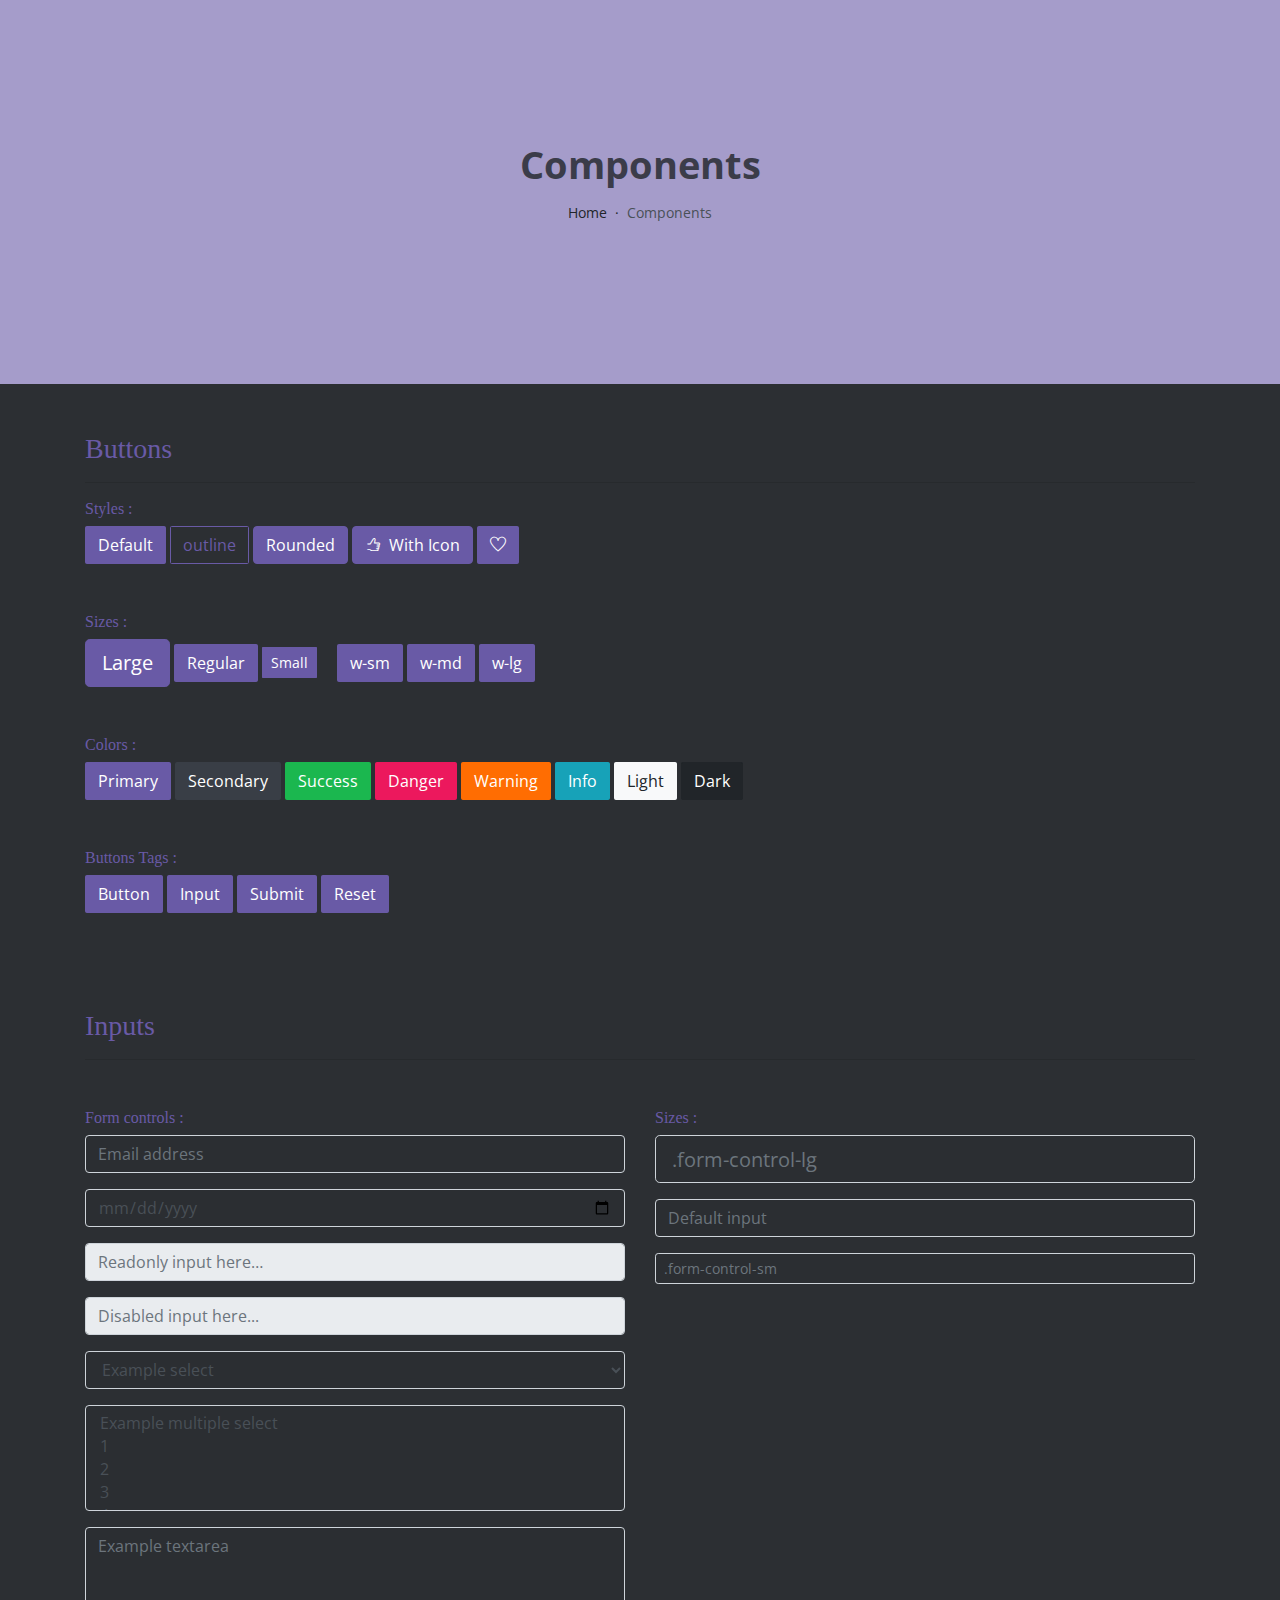
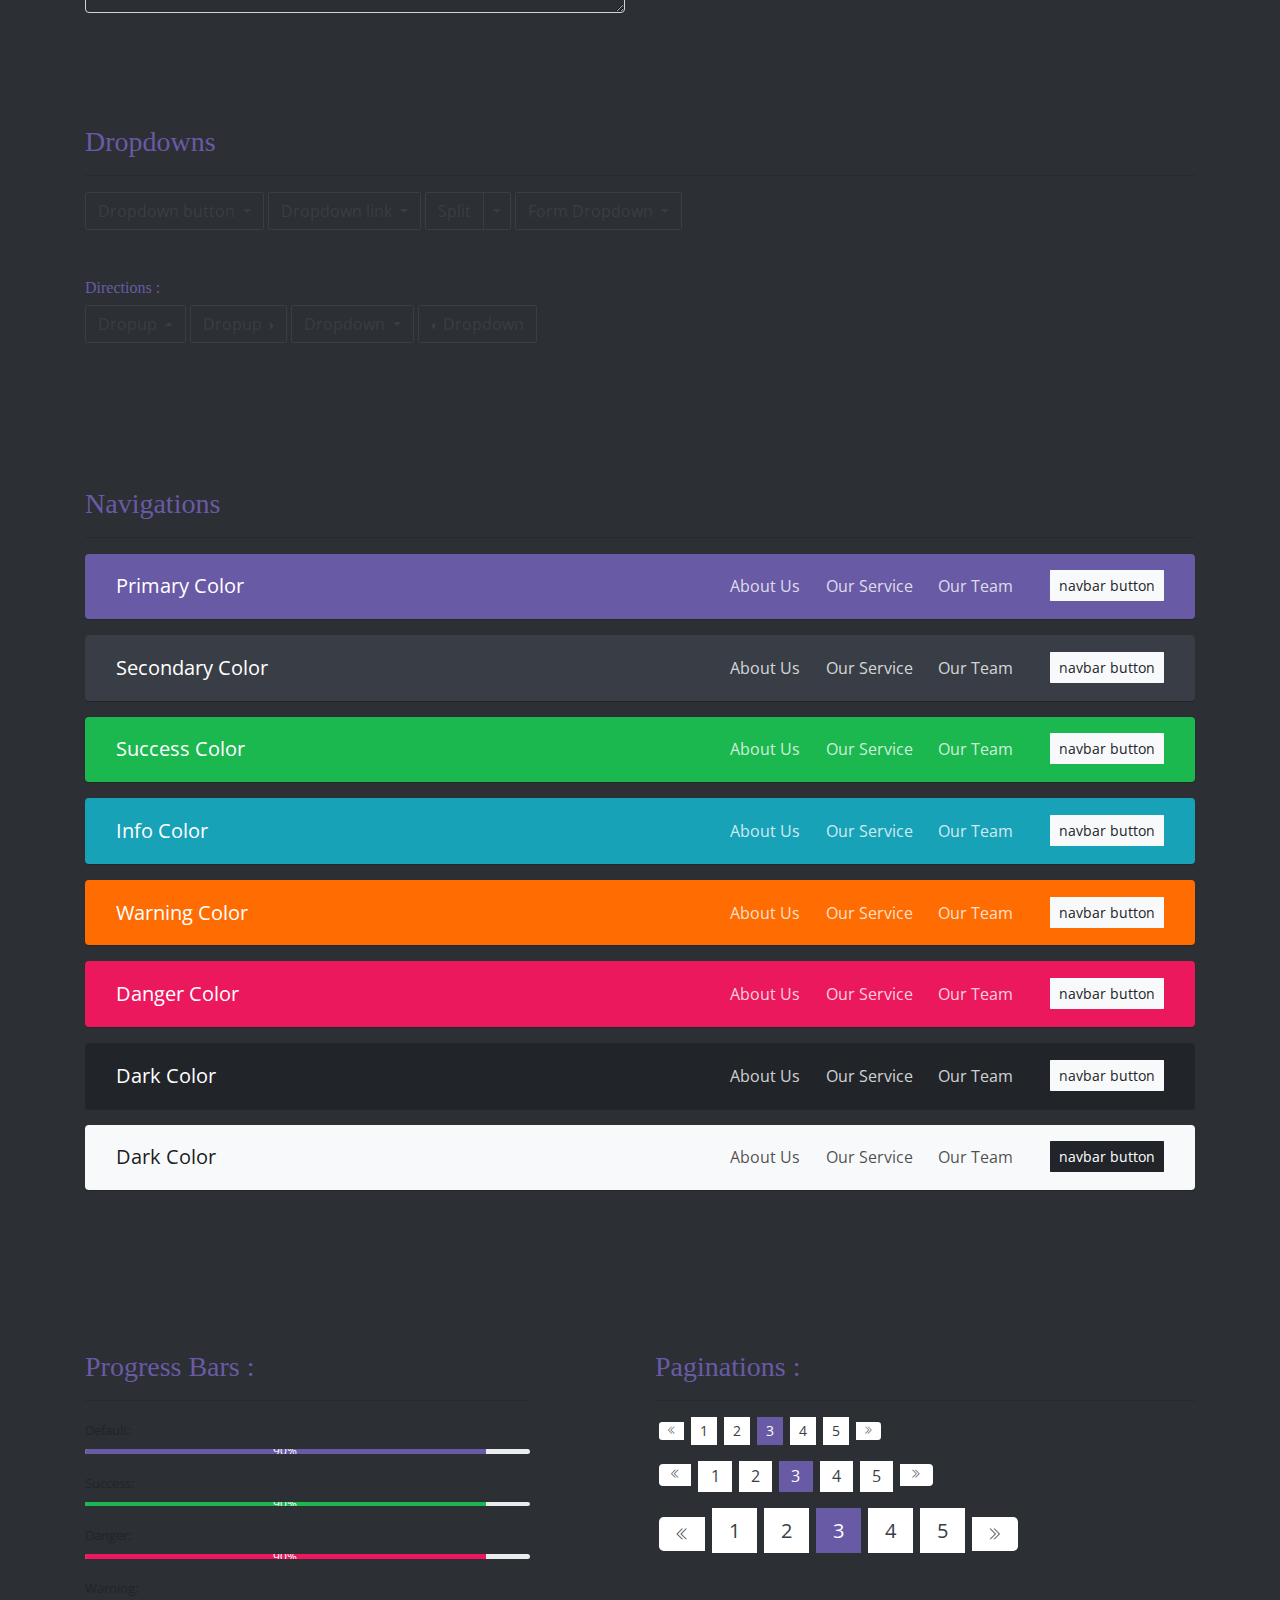
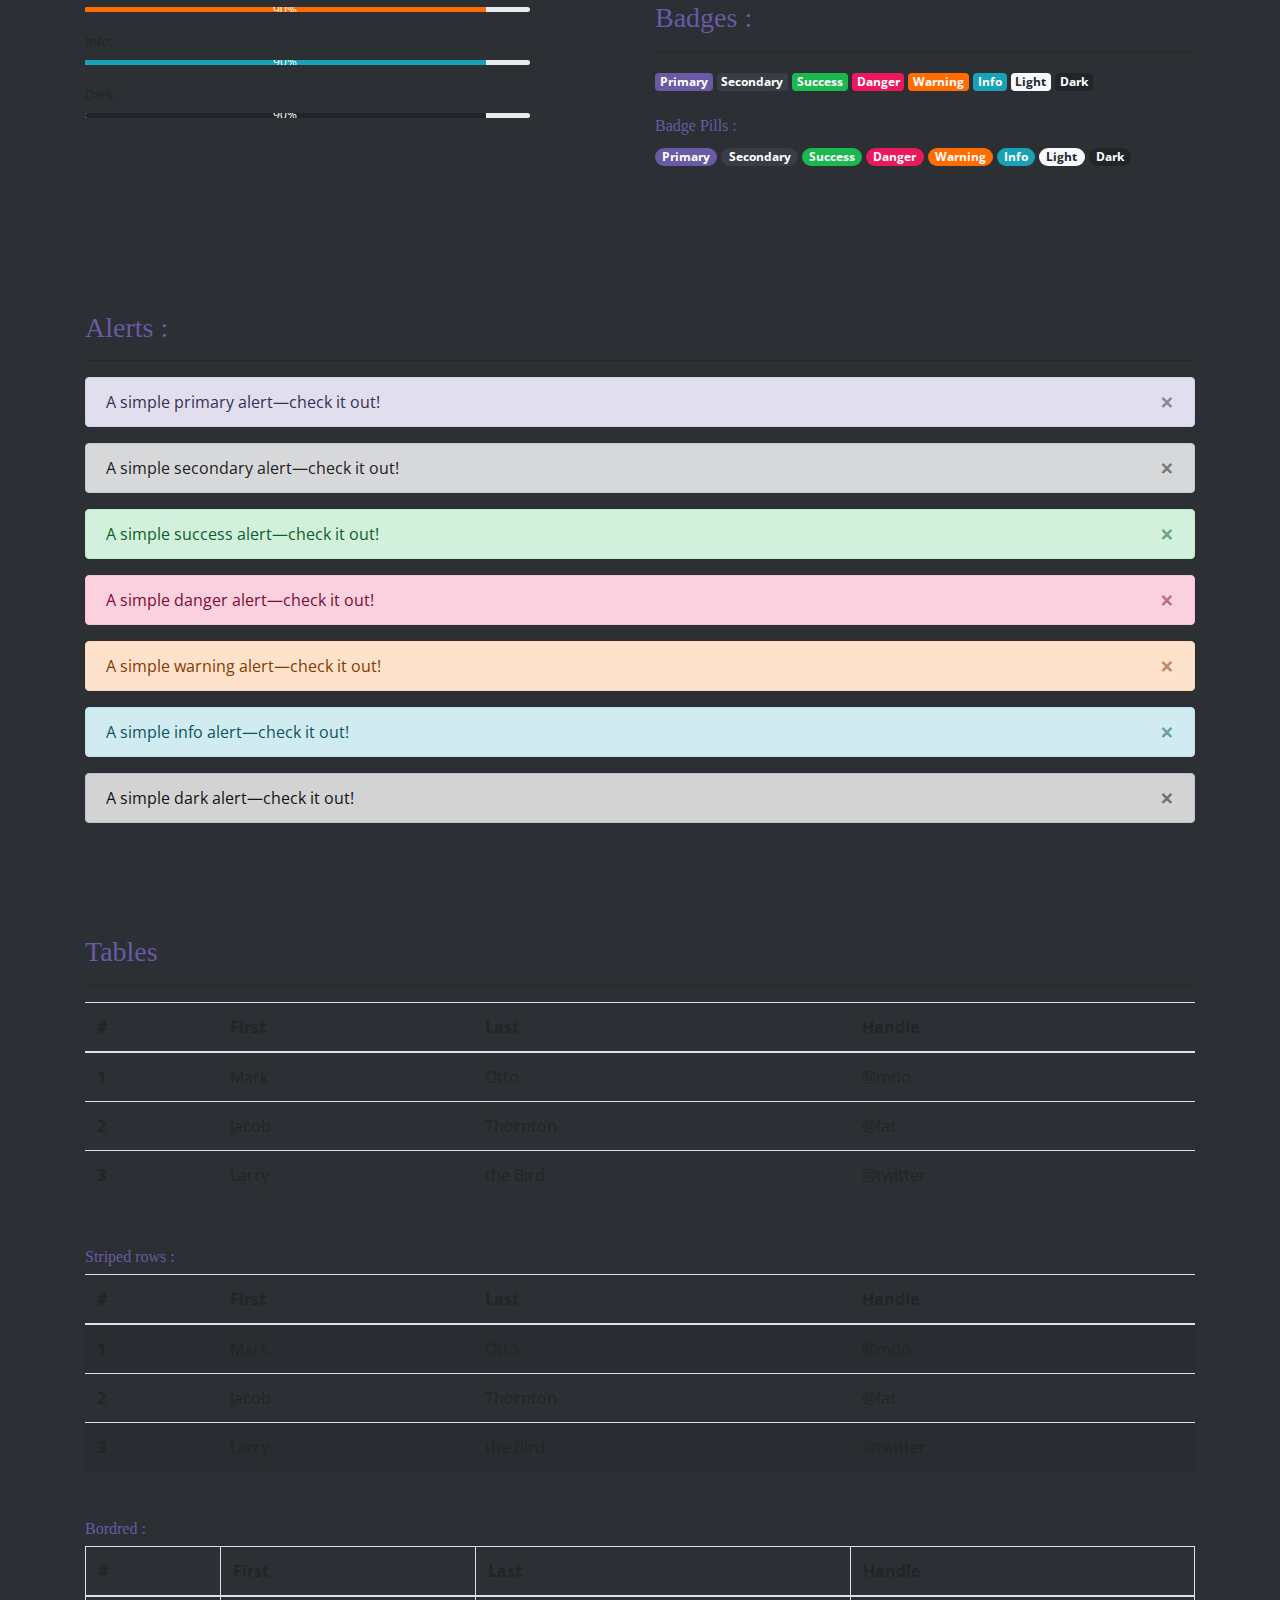
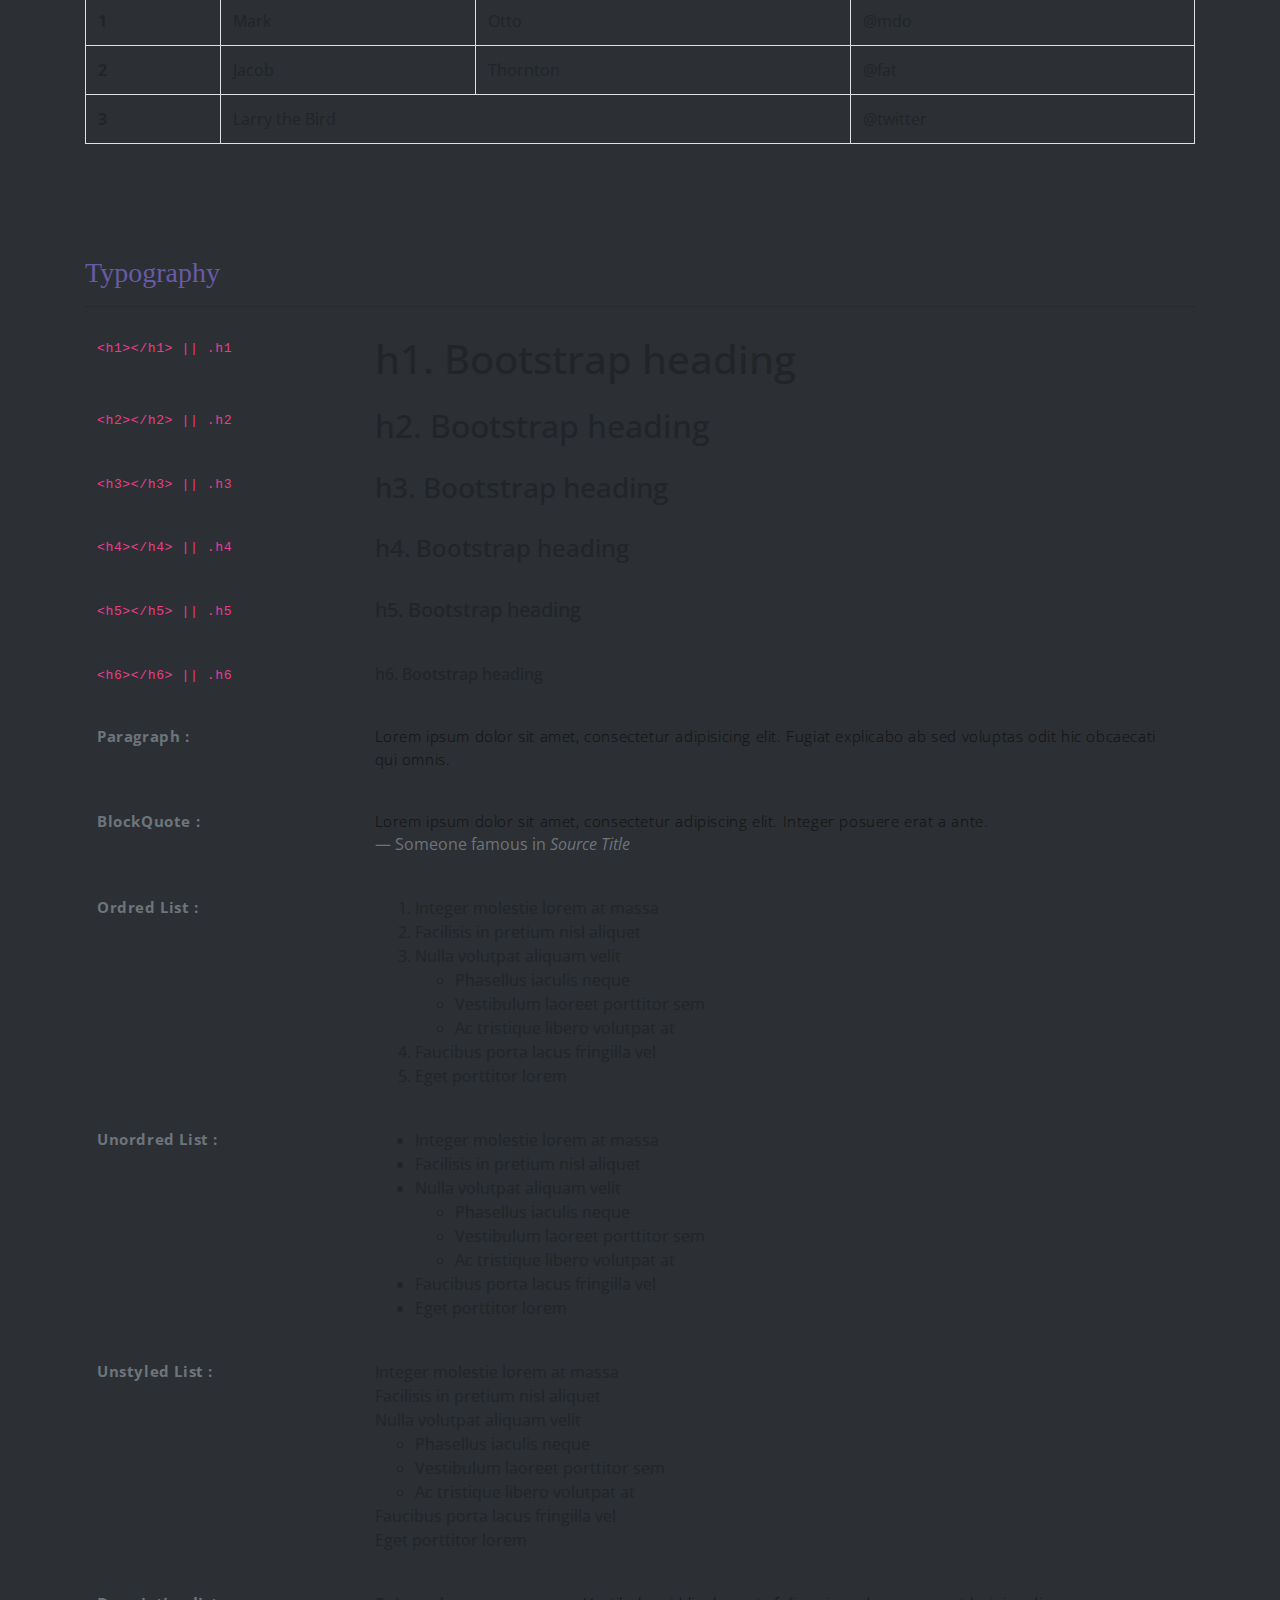
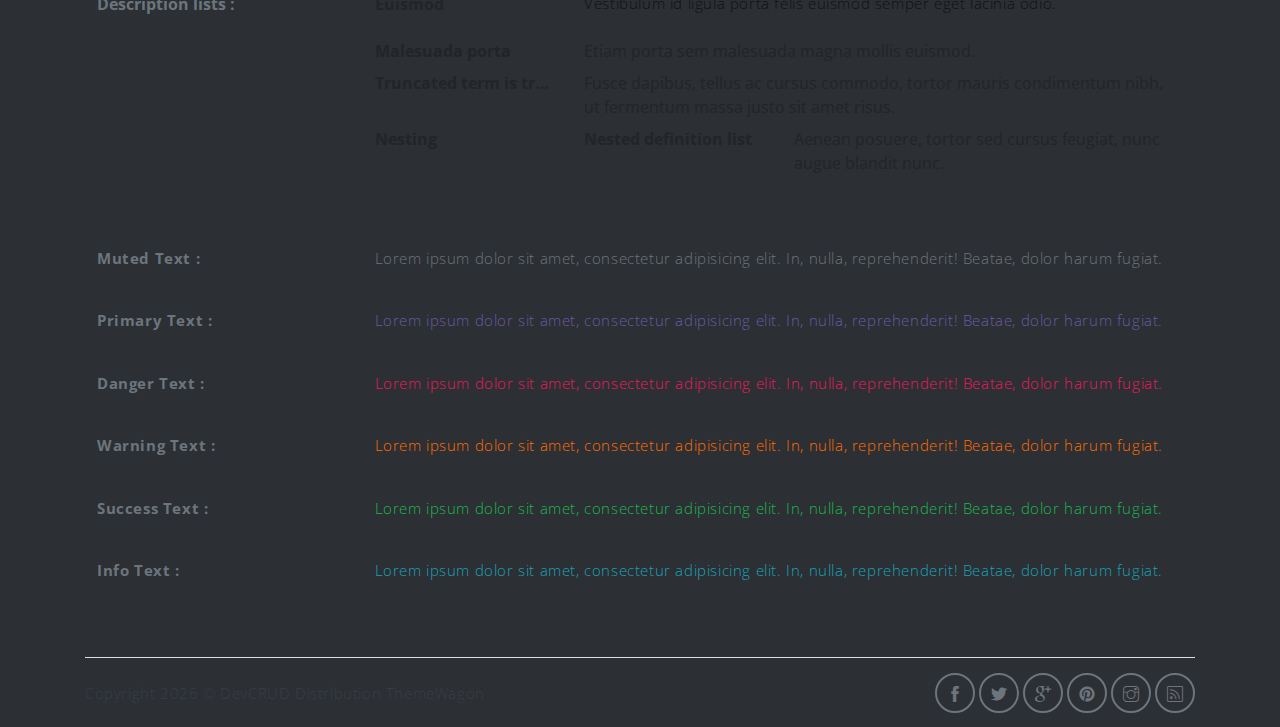
<file: components.html>
<!DOCTYPE html>
<html lang="en">

<head>
   <meta charset="utf-8">
   <meta name="viewport" content="width=device-width, initial-scale=1, shrink-to-fit=no">
   <meta name="description" content="Start your development with Meyawo landing page.">
   <meta name="author" content="Devcrud">
   <title>Meyawo Landing page | Components</title>
   <!-- font icons -->
   <link rel="stylesheet" href="assets/vendors/themify-icons/css/themify-icons.css">
   <!-- Bootstrap + Steller  -->
   <link rel="stylesheet" href="assets/css/meyawo.css">
</head>

<body>

   <!-- Page Header -->
   <header class="header header-mini">
      <div class="header-title">Components</div>
      <nav aria-label="breadcrumb">
         <ol class="breadcrumb">
            <li class="breadcrumb-item"><a href="/">Home</a></li>
            <li class="breadcrumb-item active" aria-current="page">Components</li>
         </ol>
      </nav>
   </header> <!-- End Of Page Header -->

   <!-- main content -->
   <div class="container">

      <!-- Buttons -->
      <h3 class="mt-5">Buttons</h3>
      <hr>
      <h6 class="section-secondary-title">Styles :</h6>
      <button class="btn btn-primary">Default</button>
      <button class="btn btn-outline-primary">outline</button>
      <button class="btn btn-primary rounded">Rounded</button>
      <button class="btn btn-primary rounded"><i class="ti-thumb-up pr-1"></i> With Icon</button>
      <button class="btn btn-primary circle"><i class="ti-heart"></i></button>

      <h6 class="section-secondary-title mt-5">Sizes :</h6>
      <button class="btn btn-primary btn-lg">Large</button>
      <button class="btn btn-primary ">Regular</button>
      <button class="btn btn-primary btn-sm">Small</button>
      <button class="btn btn-primary w-sm ml-3">w-sm</button>
      <button class="btn btn-primary w-md">w-md</button>
      <button class="btn btn-primary w-lg">w-lg</button>

      <h6 class="section-secondary-title mt-5">Colors :</h6>
      <button type="button" class="btn btn-primary">Primary</button>
      <button type="button" class="btn btn-secondary">Secondary</button>
      <button type="button" class="btn btn-success">Success</button>
      <button type="button" class="btn btn-danger">Danger</button>
      <button type="button" class="btn btn-warning">Warning</button>
      <button type="button" class="btn btn-info">Info</button>
      <button type="button" class="btn btn-light">Light</button>
      <button type="button" class="btn btn-dark">Dark</button>

      <h6 class="section-secondary-title mt-5">Buttons Tags :</h6>
      <button class="btn btn-primary" type="submit">Button</button>
      <input class="btn btn-primary" type="button" value="Input">
      <input class="btn btn-primary" type="submit" value="Submit">
      <input class="btn btn-primary" type="reset" value="Reset">

      <!-- devider -->
      <div class="py-5"></div>

      <!-- Inputs -->
      <h3>Inputs</h3>
      <hr>
      <div class="row mt-5">
         <div class="col-md-6">
            <h6 class="section-secondary-title">Form controls :</h6>
            <div class="form-group">
               <input type="email" class="form-control" id="exampleFormControlInput1" placeholder="Email address">
            </div>
            <div class="form-group">
               <input type="date" class="form-control" id="exampleFormControlInput1" placeholder="Date">
            </div>
            <div class="form-group">
               <input class="form-control" type="text" placeholder="Readonly input here…" readonly>
            </div>
            <div class="form-group">
               <input class="form-control" id="disabledInput" type="text" placeholder="Disabled input here..." disabled>
            </div>
            <div class="form-group">
               <select class="form-control" id="exampleFormControlSelect1">
                  <option>Example select</option>
                  <option>1</option>
                  <option>2</option>
                  <option>3</option>
                  <option>4</option>
                  <option>5</option>
               </select>
            </div>
            <div class="form-group">
               <select multiple class="form-control" id="exampleFormControlSelect2">
                  <option>Example multiple select</option>
                  <option>1</option>
                  <option>2</option>
                  <option>3</option>
                  <option>4</option>
                  <option>5</option>
               </select>
            </div>
            <div class="form-group">
               <textarea class="form-control" id="exampleFormControlTextarea1" rows="3"
                  placeholder="Example textarea"></textarea>
            </div>
         </div>
         <div class="col-md-6">
            <h6 class="section-secondary-title">Sizes :</h6>
            <div class="form-group">
               <input class="form-control form-control-lg" type="text" placeholder=".form-control-lg">
            </div>
            <div class="form-group">
               <input class="form-control" type="text" placeholder="Default input">
            </div>
            <div class="form-group">
               <input class="form-control form-control-sm" type="text" placeholder=".form-control-sm">
            </div>
         </div>
      </div> <!-- end of inputs -->

      <!-- devider -->
      <div class="py-5"></div>

      <!-- Dropdowns -->
      <h3 class="components-section-title font-weight-normal">Dropdowns</h3>
      <hr>
      <div class="dropdown d-inline-block">
         <button class="btn btn-outline-secondary dropdown-toggle" type="button" id="dropdownMenuButton"
            data-toggle="dropdown" aria-haspopup="true" aria-expanded="false">
            Dropdown button
         </button>
         <div class="dropdown-menu" aria-labelledby="dropdownMenuButton">
            <a class="dropdown-item" href="#">Action</a>
            <a class="dropdown-item" href="#">Another action</a>
            <a class="dropdown-item" href="#">Something else here</a>
         </div>
      </div>
      <div class="dropdown d-inline-block">
         <a class="btn btn-outline-secondary dropdown-toggle" href="#" role="button" id="dropdownMenuLink"
            data-toggle="dropdown" aria-haspopup="true" aria-expanded="false">
            Dropdown link
         </a>
         <div class="dropdown-menu" aria-labelledby="dropdownMenuLink">
            <a class="dropdown-item" href="#">Action</a>
            <a class="dropdown-item" href="#">Another action</a>
            <a class="dropdown-item" href="#">Something else here</a>
         </div>
      </div>
      <div class="btn-group">
         <button type="button" class="btn btn-outline-secondary">Split</button>
         <button type="button" class="btn btn-outline-secondary dropdown-toggle dropdown-toggle-split"
            data-toggle="dropdown" aria-haspopup="true" aria-expanded="false">
            <span class="sr-only">Toggle Dropdown</span>
         </button>
         <div class="dropdown-menu">
            <a class="dropdown-item" href="#">Action</a>
            <a class="dropdown-item" href="#">Another action</a>
            <a class="dropdown-item" href="#">Something else here</a>
            <div class="dropdown-divider"></div>
            <a class="dropdown-item" href="#">Separated link</a>
         </div>
      </div>
      <div class="btn-group">
         <button class="btn btn-outline-secondary dropdown-toggle" type="button" id="dropdownMenuButton"
            data-toggle="dropdown" aria-haspopup="true" aria-expanded="false">
            Form Dropdown
         </button>
         <div class="dropdown-menu form">
            <form class="px-4 py-3">
               <div class="form-group">
                  <input type="email" class="form-control" id="exampleDropdownFormEmail1"
                     placeholder="email@example.com">
               </div>
               <div class="form-group">
                  <input type="password" class="form-control" id="exampleDropdownFormPassword1" placeholder="Password">
               </div>
               <div class="form-check mb-3">
                  <input type="checkbox" class="form-check-input" id="dropdownCheck">
                  <label class="form-check-label" for="dropdownCheck">
                     Remember me
                  </label>
               </div>
               <button type="submit" class="btn btn-primary btn-block">Sign in</button>
            </form>
            <div class="dropdown-divider"></div>
            <a class="dropdown-item" href="#"><small>New around here? Sign up</small></a>
            <a class="dropdown-item" href="#"><small>Forgot password?</small></a>
         </div>
      </div>
      <h6 class="section-secondary-title mt-5">Directions :</h6>
      <div class="btn-group dropup">
         <button type="button" class="btn btn-outline-secondary dropdown-toggle" data-toggle="dropdown"
            aria-haspopup="true" aria-expanded="false">
            Dropup
         </button>
         <div class="dropdown-menu">
            <a class="dropdown-item" href="#">Action</a>
            <a class="dropdown-item" href="#">Another action</a>
            <a class="dropdown-item" href="#">Something else here</a>
            <div class="dropdown-divider"></div>
            <a class="dropdown-item" href="#">Separated link</a>
         </div>
      </div>
      <div class="btn-group dropright">
         <button type="button" class="btn btn-outline-secondary dropdown-toggle" data-toggle="dropdown"
            aria-haspopup="true" aria-expanded="false">
            Dropup
         </button>
         <div class="dropdown-menu">
            <a class="dropdown-item" href="#">Action</a>
            <a class="dropdown-item" href="#">Another action</a>
            <a class="dropdown-item" href="#">Something else here</a>
            <div class="dropdown-divider"></div>
            <a class="dropdown-item" href="#">Separated link</a>
         </div>
      </div>
      <div class="btn-group">
         <button type="button" class="btn btn-outline-secondary dropdown-toggle" data-toggle="dropdown"
            aria-haspopup="true" aria-expanded="false">
            Dropdown
         </button>
         <div class="dropdown-menu">
            <a class="dropdown-item" href="#">Action</a>
            <a class="dropdown-item" href="#">Another action</a>
            <a class="dropdown-item" href="#">Something else here</a>
            <div class="dropdown-divider"></div>
            <a class="dropdown-item" href="#">Separated link</a>
         </div>
      </div>
      <div class="btn-group dropleft">
         <button type="button" class="btn btn-outline-secondary dropdown-toggle" data-toggle="dropdown"
            aria-haspopup="true" aria-expanded="false">
            Dropdown
         </button>
         <div class="dropdown-menu">
            <a class="dropdown-item" href="#">Action</a>
            <a class="dropdown-item" href="#">Another action</a>
            <a class="dropdown-item" href="#">Something else here</a>
            <div class="dropdown-divider"></div>
            <a class="dropdown-item" href="#">Separated link</a>
         </div>
      </div> <!-- end of Dropdowns -->

      <!-- devider -->
      <div class="py-5"></div>

      <!-- navbars -->
      <h3 class="components-section-title font-weight-normal mt-5">Navigations</h3>
      <hr>
      <nav class="navbar navbar-expand-sm navbar-dark bg-primary rounded shadow mb-3">
         <div class="container">
            <a class="navbar-brand" href="#">Primary Color</a>
            <button class="navbar-toggler ml-auto" type="button" data-toggle="collapse"
               data-target="#navbarSupportedContent" aria-controls="navbarSupportedContent" aria-expanded="false"
               aria-label="Toggle navigation">
               <span class="navbar-toggler-icon"></span>
            </button>
            <div class="collapse navbar-collapse" id="navbarSupportedContent">
               <ul class="navbar-nav ml-auto">
                  <li class="nav-item">
                     <a class="nav-link" href="#about">About Us</a>
                  </li>
                  <li class="nav-item">
                     <a class="nav-link" href="#service">Our Service</a>
                  </li>
                  <li class="nav-item">
                     <a class="nav-link" href="#team">Our Team</a>
                  </li>
                  <li class="nav-item">
                     <a href="#book-table" class="ml-4 mt-1 btn btn-light btn-sm">navbar button</a>
                  </li>
               </ul>
            </div>
         </div>
      </nav>
      <nav class="navbar navbar-expand-sm navbar-dark bg-secondary rounded shadow mb-3">
         <div class="container">
            <a class="navbar-brand" href="#">Secondary Color</a>
            <button class="navbar-toggler ml-auto" type="button" data-toggle="collapse"
               data-target="#navbarSupportedContent" aria-controls="navbarSupportedContent" aria-expanded="false"
               aria-label="Toggle navigation">
               <span class="navbar-toggler-icon"></span>
            </button>
            <div class="collapse navbar-collapse" id="navbarSupportedContent">
               <ul class="navbar-nav ml-auto">
                  <li class="nav-item">
                     <a class="nav-link" href="#about">About Us</a>
                  </li>
                  <li class="nav-item">
                     <a class="nav-link" href="#service">Our Service</a>
                  </li>
                  <li class="nav-item">
                     <a class="nav-link" href="#team">Our Team</a>
                  </li>
                  <li class="nav-item">
                     <a href="#book-table" class="ml-4 mt-1 btn btn-light btn-sm">navbar button</a>
                  </li>
               </ul>
            </div>
         </div>
      </nav>
      <nav class="navbar navbar-expand-sm navbar-dark bg-success rounded shadow mb-3">
         <div class="container">
            <a class="navbar-brand" href="#">Success Color</a>
            <button class="navbar-toggler ml-auto" type="button" data-toggle="collapse"
               data-target="#navbarSupportedContent" aria-controls="navbarSupportedContent" aria-expanded="false"
               aria-label="Toggle navigation">
               <span class="navbar-toggler-icon"></span>
            </button>
            <div class="collapse navbar-collapse" id="navbarSupportedContent">
               <ul class="navbar-nav ml-auto">
                  <li class="nav-item">
                     <a class="nav-link" href="#about">About Us</a>
                  </li>
                  <li class="nav-item">
                     <a class="nav-link" href="#service">Our Service</a>
                  </li>
                  <li class="nav-item">
                     <a class="nav-link" href="#team">Our Team</a>
                  </li>
                  <li class="nav-item">
                     <a href="#book-table" class="ml-4 mt-1 btn btn-light btn-sm">navbar button</a>
                  </li>
               </ul>
            </div>
         </div>
      </nav>
      <nav class="navbar navbar-expand-sm navbar-dark bg-info rounded shadow mb-3">
         <div class="container">
            <a class="navbar-brand" href="#">Info Color</a>
            <button class="navbar-toggler ml-auto" type="button" data-toggle="collapse"
               data-target="#navbarSupportedContent" aria-controls="navbarSupportedContent" aria-expanded="false"
               aria-label="Toggle navigation">
               <span class="navbar-toggler-icon"></span>
            </button>
            <div class="collapse navbar-collapse" id="navbarSupportedContent">
               <ul class="navbar-nav ml-auto">
                  <li class="nav-item">
                     <a class="nav-link" href="#about">About Us</a>
                  </li>
                  <li class="nav-item">
                     <a class="nav-link" href="#service">Our Service</a>
                  </li>
                  <li class="nav-item">
                     <a class="nav-link" href="#team">Our Team</a>
                  </li>
                  <li class="nav-item">
                     <a href="#book-table" class="ml-4 mt-1 btn btn-light btn-sm">navbar button</a>
                  </li>
               </ul>
            </div>
         </div>
      </nav>
      <nav class="navbar navbar-expand-sm navbar-dark bg-warning rounded shadow mb-3">
         <div class="container">
            <a class="navbar-brand" href="#">Warning Color</a>
            <button class="navbar-toggler ml-auto" type="button" data-toggle="collapse"
               data-target="#navbarSupportedContent" aria-controls="navbarSupportedContent" aria-expanded="false"
               aria-label="Toggle navigation">
               <span class="navbar-toggler-icon"></span>
            </button>
            <div class="collapse navbar-collapse" id="navbarSupportedContent">
               <ul class="navbar-nav ml-auto">
                  <li class="nav-item">
                     <a class="nav-link" href="#about">About Us</a>
                  </li>
                  <li class="nav-item">
                     <a class="nav-link" href="#service">Our Service</a>
                  </li>
                  <li class="nav-item">
                     <a class="nav-link" href="#team">Our Team</a>
                  </li>
                  <li class="nav-item">
                     <a href="#book-table" class="ml-4 mt-1 btn btn-light btn-sm">navbar button</a>
                  </li>
               </ul>
            </div>
         </div>
      </nav>
      <nav class="navbar navbar-expand-sm navbar-dark bg-danger rounded shadow mb-3">
         <div class="container">
            <a class="navbar-brand" href="#">Danger Color</a>
            <button class="navbar-toggler ml-auto" type="button" data-toggle="collapse"
               data-target="#navbarSupportedContent" aria-controls="navbarSupportedContent" aria-expanded="false"
               aria-label="Toggle navigation">
               <span class="navbar-toggler-icon"></span>
            </button>
            <div class="collapse navbar-collapse" id="navbarSupportedContent">
               <ul class="navbar-nav ml-auto">
                  <li class="nav-item">
                     <a class="nav-link" href="#about">About Us</a>
                  </li>
                  <li class="nav-item">
                     <a class="nav-link" href="#service">Our Service</a>
                  </li>
                  <li class="nav-item">
                     <a class="nav-link" href="#team">Our Team</a>
                  </li>
                  <li class="nav-item">
                     <a href="#book-table" class="ml-4 mt-1 btn btn-light btn-sm">navbar button</a>
                  </li>
               </ul>
            </div>
         </div>
      </nav>
      <nav class="navbar navbar-expand-sm navbar-dark bg-dark rounded shadow mb-3">
         <div class="container">
            <a class="navbar-brand" href="#">Dark Color</a>
            <button class="navbar-toggler ml-auto" type="button" data-toggle="collapse"
               data-target="#navbarSupportedContent" aria-controls="navbarSupportedContent" aria-expanded="false"
               aria-label="Toggle navigation">
               <span class="navbar-toggler-icon"></span>
            </button>
            <div class="collapse navbar-collapse" id="navbarSupportedContent">
               <ul class="navbar-nav ml-auto">
                  <li class="nav-item">
                     <a class="nav-link" href="#about">About Us</a>
                  </li>
                  <li class="nav-item">
                     <a class="nav-link" href="#service">Our Service</a>
                  </li>
                  <li class="nav-item">
                     <a class="nav-link" href="#team">Our Team</a>
                  </li>
                  <li class="nav-item">
                     <a href="#book-table" class="ml-4 mt-1 btn btn-light btn-sm">navbar button</a>
                  </li>
               </ul>
            </div>
         </div>
      </nav>
      <nav class="navbar navbar-expand-sm navbar-light bg-light rounded shadow mb-3">
         <div class="container">
            <a class="navbar-brand" href="#">Dark Color</a>
            <button class="navbar-toggler ml-auto" type="button" data-toggle="collapse"
               data-target="#navbarSupportedContent" aria-controls="navbarSupportedContent" aria-expanded="false"
               aria-label="Toggle navigation">
               <span class="navbar-toggler-icon"></span>
            </button>
            <div class="collapse navbar-collapse" id="navbarSupportedContent">
               <ul class="navbar-nav ml-auto">
                  <li class="nav-item">
                     <a class="nav-link" href="#about">About Us</a>
                  </li>
                  <li class="nav-item">
                     <a class="nav-link" href="#service">Our Service</a>
                  </li>
                  <li class="nav-item">
                     <a class="nav-link" href="#team">Our Team</a>
                  </li>
                  <li class="nav-item">
                     <a href="#book-table" class="ml-4 mt-1 btn btn-dark btn-sm">navbar button</a>
                  </li>
               </ul>
            </div>
         </div>
      </nav>
      <!-- End of navbars -->

      <!-- devider -->
      <div class="py-5"></div>

      <!-- progress bars -->
      <div class="row justify-content-between">
         <div class="col-md-5">
            <h3 class="components-section-title font-weight-normal mt-5">Progress Bars :</h3>
            <hr>
            <small>Default: </small>
            <div class="progress mt-2 mb-3">
               <div class="progress-bar" role="progressbar" style="width: 90%" aria-valuenow="25" aria-valuemin="0"
                  aria-valuemax="100"><span>90%</span></div>
            </div>
            <small>Success:</small>
            <div class="progress mt-2 mb-3">
               <div class="progress-bar bg-success" role="progressbar" style="width: 90%" aria-valuenow="25"
                  aria-valuemin="0" aria-valuemax="100"><span>90%</span></div>
            </div>
            <small>Danger:</small>
            <div class="progress mt-2 mb-3">
               <div class="progress-bar bg-danger" role="progressbar" style="width: 90%" aria-valuenow="25"
                  aria-valuemin="0" aria-valuemax="100"><span>90%</span></div>
            </div>
            <small>Warning:</small>
            <div class="progress mt-2 mb-3">
               <div class="progress-bar bg-warning" role="progressbar" style="width: 90%" aria-valuenow="25"
                  aria-valuemin="0" aria-valuemax="100"><span>90%</span></div>
            </div>
            <small>Info:</small>
            <div class="progress mt-2 mb-3">
               <div class="progress-bar bg-info" role="progressbar" style="width: 90%" aria-valuenow="25"
                  aria-valuemin="0" aria-valuemax="100"><span>90%</span></div>
            </div>
            <small>Dark:</small>
            <div class="progress mt-2 mb-3">
               <div class="progress-bar bg-dark" role="progressbar" style="width: 90%" aria-valuenow="25"
                  aria-valuemin="0" aria-valuemax="100"><span>90%</span></div>
            </div>
         </div>
         <div class="col-md-6">
            <h3 class="components-section-title font-weight-normal mt-5">Paginations :</h3>
            <hr>
            <nav aria-label="Page navigation example">
               <ul class="pagination pagination-sm">
                  <li class="page-item"><a class="page-link" href="#"><i class="ti-angle-double-left"></i></a></li>
                  <li class="page-item"><a class="page-link" href="#">1</a></li>
                  <li class="page-item"><a class="page-link" href="#">2</a></li>
                  <li class="page-item active"><a class="page-link" href="#">3</a></li>
                  <li class="page-item"><a class="page-link" href="#">4</a></li>
                  <li class="page-item"><a class="page-link" href="#">5</a></li>
                  <li class="page-item"><a class="page-link" href="#"><i class="ti-angle-double-right"></i></a></li>
               </ul>
            </nav>
            <nav aria-label="Page navigation example">
               <ul class="pagination">
                  <li class="page-item"><a class="page-link" href="#"><i class="ti-angle-double-left"></i></a></li>
                  <li class="page-item"><a class="page-link" href="#">1</a></li>
                  <li class="page-item"><a class="page-link" href="#">2</a></li>
                  <li class="page-item active"><a class="page-link" href="#">3</a></li>
                  <li class="page-item"><a class="page-link" href="#">4</a></li>
                  <li class="page-item"><a class="page-link" href="#">5</a></li>
                  <li class="page-item"><a class="page-link" href="#"><i class="ti-angle-double-right"></i></a></li>
               </ul>
            </nav>
            <nav aria-label="Page navigation example">
               <ul class="pagination pagination-lg">
                  <li class="page-item"><a class="page-link" href="#"><i class="ti-angle-double-left"></i></a></li>
                  <li class="page-item"><a class="page-link" href="#">1</a></li>
                  <li class="page-item"><a class="page-link" href="#">2</a></li>
                  <li class="page-item active"><a class="page-link" href="#">3</a></li>
                  <li class="page-item"><a class="page-link" href="#">4</a></li>
                  <li class="page-item"><a class="page-link" href="#">5</a></li>
                  <li class="page-item"><a class="page-link" href="#"><i class="ti-angle-double-right"></i></a></li>
               </ul>
            </nav>

            <!-- Badges -->
            <h3 class="components-section-title font-weight-normal mt-5">Badges :</h3>
            <hr>
            <span class="badge badge-primary">Primary</span>
            <span class="badge badge-secondary">Secondary</span>
            <span class="badge badge-success">Success</span>
            <span class="badge badge-danger">Danger</span>
            <span class="badge badge-warning">Warning</span>
            <span class="badge badge-info">Info</span>
            <span class="badge badge-light">Light</span>
            <span class="badge badge-dark">Dark</span>
            <h6 class="section-secondary-title mt-4 mb-2">Badge Pills :</h6>
            <span class="badge badge-pill badge-primary">Primary</span>
            <span class="badge badge-pill badge-secondary">Secondary</span>
            <span class="badge badge-pill badge-success">Success</span>
            <span class="badge badge-pill badge-danger">Danger</span>
            <span class="badge badge-pill badge-warning">Warning</span>
            <span class="badge badge-pill badge-info">Info</span>
            <span class="badge badge-pill badge-light">Light</span>
            <span class="badge badge-pill badge-dark">Dark</span>
         </div>
      </div> <!-- End of Progress bars -->

      <!-- devider -->
      <div class="py-5"></div>

      <!-- Alerts -->
      <h3 class="components-section-title font-weight-normal mt-5">Alerts :</h3>
      <hr>
      <div class="alert alert-primary alert-dismissible fade show" role="alert">
         A simple primary alert—check it out!
         <button type="button" class="close" data-dismiss="alert" aria-label="Close">
            <span aria-hidden="true">&times;</span>
         </button>
      </div>
      <div class="alert alert-secondary alert-dismissible fade show" role="alert">
         A simple secondary alert—check it out!
         <button type="button" class="close" data-dismiss="alert" aria-label="Close">
            <span aria-hidden="true">&times;</span>
         </button>
      </div>
      <div class="alert alert-success alert-dismissible fade show" role="alert">
         A simple success alert—check it out!
         <button type="button" class="close" data-dismiss="alert" aria-label="Close">
            <span aria-hidden="true">&times;</span>
         </button>
      </div>
      <div class="alert alert-danger alert-dismissible fade show" role="alert">
         A simple danger alert—check it out!
         <button type="button" class="close" data-dismiss="alert" aria-label="Close">
            <span aria-hidden="true">&times;</span>
         </button>
      </div>
      <div class="alert alert-warning alert-dismissible fade show" role="alert">
         A simple warning alert—check it out!
         <button type="button" class="close" data-dismiss="alert" aria-label="Close">
            <span aria-hidden="true">&times;</span>
         </button>
      </div>
      <div class="alert alert-info alert-dismissible fade show" role="alert">
         A simple info alert—check it out!
         <button type="button" class="close" data-dismiss="alert" aria-label="Close">
            <span aria-hidden="true">&times;</span>
         </button>
      </div>
      <div class="alert alert-dark alert-dismissible fade show" role="alert">
         A simple dark alert—check it out!
         <button type="button" class="close" data-dismiss="alert" aria-label="Close">
            <span aria-hidden="true">&times;</span>
         </button>
      </div>
      <!-- end of alerts -->

      <!-- devider -->
      <div class="py-5"></div>

      <!-- tables -->
      <h3 class="components-section-title">Tables</h3>
      <hr>
      <table class="table">
         <thead>
            <tr>
               <th scope="col">#</th>
               <th scope="col">First</th>
               <th scope="col">Last</th>
               <th scope="col">Handle</th>
            </tr>
         </thead>
         <tbody>
            <tr>
               <th scope="row">1</th>
               <td>Mark</td>
               <td>Otto</td>
               <td>@mdo</td>
            </tr>
            <tr>
               <th scope="row">2</th>
               <td>Jacob</td>
               <td>Thornton</td>
               <td>@fat</td>
            </tr>
            <tr>
               <th scope="row">3</th>
               <td>Larry</td>
               <td>the Bird</td>
               <td>@twitter</td>
            </tr>
         </tbody>
      </table>

      <h6 class="section-secondary-title mt-5">Striped rows :</h6>
      <table class="table table-striped">
         <thead>
            <tr>
               <th scope="col">#</th>
               <th scope="col">First</th>
               <th scope="col">Last</th>
               <th scope="col">Handle</th>
            </tr>
         </thead>
         <tbody>
            <tr>
               <th scope="row">1</th>
               <td>Mark</td>
               <td>Otto</td>
               <td>@mdo</td>
            </tr>
            <tr>
               <th scope="row">2</th>
               <td>Jacob</td>
               <td>Thornton</td>
               <td>@fat</td>
            </tr>
            <tr>
               <th scope="row">3</th>
               <td>Larry</td>
               <td>the Bird</td>
               <td>@twitter</td>
            </tr>
         </tbody>
      </table>

      <h6 class="section-secondary-title mt-5">Bordred :</h6>
      <table class="table table-bordered">
         <thead>
            <tr>
               <th scope="col">#</th>
               <th scope="col">First</th>
               <th scope="col">Last</th>
               <th scope="col">Handle</th>
            </tr>
         </thead>
         <tbody>
            <tr>
               <th scope="row">1</th>
               <td>Mark</td>
               <td>Otto</td>
               <td>@mdo</td>
            </tr>
            <tr>
               <th scope="row">2</th>
               <td>Jacob</td>
               <td>Thornton</td>
               <td>@fat</td>
            </tr>
            <tr>
               <th scope="row">3</th>
               <td colspan="2">Larry the Bird</td>
               <td>@twitter</td>
            </tr>
         </tbody>
      </table>
      <!-- end of tables -->

      <!-- devider -->
      <div class="py-5"></div>

      <!-- typography -->
      <h3 class="components-section-title">Typography</h3>
      <hr>
      <table class="table table-borderless v-align-center">
         <tbody>
            <tr>
               <td>
                  <p><code class="highlighter-rouge">&lt;h1&gt;&lt;/h1&gt; || .h1</code></p>
               </td>
               <td class="w-75"><span class="h1">h1. Bootstrap heading</span></td>
            </tr>
            <tr>
               <td>
                  <p><code class="highlighter-rouge">&lt;h2&gt;&lt;/h2&gt; || .h2</code></p>
               </td>
               <td><span class="h2">h2. Bootstrap heading</span></td>
            </tr>
            <tr>
               <td>
                  <p><code class="highlighter-rouge">&lt;h3&gt;&lt;/h3&gt; || .h3</code></p>
               </td>
               <td><span class="h3">h3. Bootstrap heading</span></td>
            </tr>
            <tr>
               <td>
                  <p><code class="highlighter-rouge">&lt;h4&gt;&lt;/h4&gt; || .h4</code></p>
               </td>
               <td><span class="h4">h4. Bootstrap heading</span></td>
            </tr>
            <tr>
               <td>
                  <p><code class="highlighter-rouge">&lt;h5&gt;&lt;/h5&gt; || .h5</code></p>
               </td>
               <td><span class="h5">h5. Bootstrap heading</span></td>
            </tr>
            <tr>
               <td>
                  <p><code class="highlighter-rouge">&lt;h6&gt;&lt;/h6&gt; || .h6</code></p>
               </td>
               <td><span class="h6">h6. Bootstrap heading</span></td>
            </tr>
            <tr>
               <td>
                  <p class="font-weight-bold text-muted">Paragraph :</p>
               </td>
               <td>
                  <p>Lorem ipsum dolor sit amet, consectetur adipisicing elit. Fugiat explicabo ab sed voluptas odit hic
                     obcaecati qui omnis.</p>
               </td>
            </tr>
            <tr>
               <td>
                  <p class="font-weight-bold text-muted">BlockQuote :</p>
               </td>
               <td>
                  <blockquote class="blockquote">
                     <p class="mb-0">Lorem ipsum dolor sit amet, consectetur adipiscing elit. Integer posuere erat a
                        ante.</p>
                     <footer class="blockquote-footer">Someone famous in <cite title="Source Title">Source Title</cite>
                     </footer>
                  </blockquote>
               </td>
            </tr>

            <tr>
               <td>
                  <p class="font-weight-bold text-muted">Ordred List :</p>
               </td>
               <td>
                  <ol>
                     <li>Integer molestie lorem at massa</li>
                     <li>Facilisis in pretium nisl aliquet</li>
                     <li>Nulla volutpat aliquam velit
                        <ul>
                           <li>Phasellus iaculis neque</li>
                           <li>Vestibulum laoreet porttitor sem</li>
                           <li>Ac tristique libero volutpat at</li>
                        </ul>
                     </li>
                     <li>Faucibus porta lacus fringilla vel</li>
                     <li>Eget porttitor lorem</li>
                  </ol>
               </td>
            </tr>
            <tr>
               <td>
                  <p class="font-weight-bold text-muted">Unordred List :</p>
               </td>
               <td>
                  <ul>
                     <li>Integer molestie lorem at massa</li>
                     <li>Facilisis in pretium nisl aliquet</li>
                     <li>Nulla volutpat aliquam velit
                        <ul>
                           <li>Phasellus iaculis neque</li>
                           <li>Vestibulum laoreet porttitor sem</li>
                           <li>Ac tristique libero volutpat at</li>
                        </ul>
                     </li>
                     <li>Faucibus porta lacus fringilla vel</li>
                     <li>Eget porttitor lorem</li>
                  </ul>
               </td>
            </tr>
            <tr>
               <td>
                  <p class="font-weight-bold text-muted">Unstyled List :</p>
               </td>
               <td>
                  <ul class="list-unstyled">
                     <li>Integer molestie lorem at massa</li>
                     <li>Facilisis in pretium nisl aliquet</li>
                     <li>Nulla volutpat aliquam velit
                        <ul>
                           <li>Phasellus iaculis neque</li>
                           <li>Vestibulum laoreet porttitor sem</li>
                           <li>Ac tristique libero volutpat at</li>
                        </ul>
                     </li>
                     <li>Faucibus porta lacus fringilla vel</li>
                     <li>Eget porttitor lorem</li>
                  </ul>
               </td>
            </tr>
            <tr>
               <td class="font-weight-bold text-muted">Description lists : </td>
               <td>
                  <dl class="row">
                     <dt class="col-sm-3">Euismod</dt>
                     <dd class="col-sm-9">
                        <p>Vestibulum id ligula porta felis euismod semper eget lacinia odio.</p>
                     </dd>

                     <dt class="col-sm-3">Malesuada porta</dt>
                     <dd class="col-sm-9">Etiam porta sem malesuada magna mollis euismod.</dd>

                     <dt class="col-sm-3 text-truncate">Truncated term is truncated</dt>
                     <dd class="col-sm-9">Fusce dapibus, tellus ac cursus commodo, tortor mauris condimentum nibh, ut
                        fermentum massa justo sit amet risus.</dd>

                     <dt class="col-sm-3">Nesting</dt>
                     <dd class="col-sm-9">
                        <dl class="row">
                           <dt class="col-sm-4">Nested definition list</dt>
                           <dd class="col-sm-8">Aenean posuere, tortor sed cursus feugiat, nunc augue blandit nunc.</dd>
                        </dl>
                     </dd>
                  </dl>
               </td>
            </tr>
            <tr>
               <td>
                  <p class="font-weight-bold text-muted">Muted Text :</p>
               </td>
               <td>
                  <p class="text-muted">Lorem ipsum dolor sit amet, consectetur adipisicing elit. In, nulla,
                     reprehenderit! Beatae, dolor harum fugiat.</p>
               </td>
            </tr>
            <tr>
               <td>
                  <p class="font-weight-bold text-muted">Primary Text :</p>
               </td>
               <td>
                  <p class="text-primary">Lorem ipsum dolor sit amet, consectetur adipisicing elit. In, nulla,
                     reprehenderit! Beatae, dolor harum fugiat.</p>
               </td>
            </tr>
            <tr>
               <td>
                  <p class="font-weight-bold text-muted">Danger Text :</p>
               </td>
               <td>
                  <p class="text-danger">Lorem ipsum dolor sit amet, consectetur adipisicing elit. In, nulla,
                     reprehenderit! Beatae, dolor harum fugiat.</p>
               </td>
            </tr>
            <tr>
               <td>
                  <p class="font-weight-bold text-muted">Warning Text :</p>
               </td>
               <td>
                  <p class="text-warning">Lorem ipsum dolor sit amet, consectetur adipisicing elit. In, nulla,
                     reprehenderit! Beatae, dolor harum fugiat.</p>
               </td>
            </tr>
            <tr>
               <td>
                  <p class="font-weight-bold text-muted">Success Text :</p>
               </td>
               <td>
                  <p class="text-success">Lorem ipsum dolor sit amet, consectetur adipisicing elit. In, nulla,
                     reprehenderit! Beatae, dolor harum fugiat.</p>
               </td>
            </tr>
            <tr>
               <td>
                  <p class="font-weight-bold text-muted">Info Text :</p>
               </td>
               <td>
                  <p class="text-info">Lorem ipsum dolor sit amet, consectetur adipisicing elit. In, nulla,
                     reprehenderit! Beatae, dolor harum fugiat.</p>
               </td>
            </tr>
         </tbody>
      </table>
   </div>
   <!-- end of typography -->

   <!-- footer -->
   <div class="container mt-5">
      <footer class="footer">
         <p class="mb-0">Copyright
            <script>document.write(new Date().getFullYear())</script> &copy; <a
               href="http://www.devcrud.com">DevCRUD</a> Distribution <a href="https://themewagon.com">ThemeWagon</a>
         </p>
         <div class="social-links text-right m-auto ml-sm-auto">
            <a href="javascript:void(0)" class="link"><i class="ti-facebook"></i></a>
            <a href="javascript:void(0)" class="link"><i class="ti-twitter-alt"></i></a>
            <a href="javascript:void(0)" class="link"><i class="ti-google"></i></a>
            <a href="javascript:void(0)" class="link"><i class="ti-pinterest-alt"></i></a>
            <a href="javascript:void(0)" class="link"><i class="ti-instagram"></i></a>
            <a href="javascript:void(0)" class="link"><i class="ti-rss"></i></a>
         </div>
      </footer>
   </div> <!-- end of page footer -->

   <!-- core  -->
   <script src="assets/vendors/jquery/jquery-3.4.1.js"></script>
   <script src="assets/vendors/bootstrap/bootstrap.bundle.js"></script>

</body>

</html>
</file>
<file: assets/vendors/themify-icons/css/themify-icons.css>
@font-face {
	font-family: 'themify';
	src:url("../fonts/themify.eot?-fvbane");
	src:url("../fonts/themify.eot?#iefix-fvbane") format("embedded-opentype"),
		url("../fonts/themify.woff?-fvbane") format("woff"),
		url("../fonts/themify.ttf?-fvbane") format("truetype"),
		url("../fonts/themify.svg?-fvbane#themify") format("svg");
	font-weight: normal;
	font-style: normal;
}

[class^="ti-"], [class*=" ti-"] {
	font-family: 'themify';
	speak: none;
	font-style: normal;
	font-weight: normal;
	font-variant: normal;
	text-transform: none;
	line-height: 1;

	/* Better Font Rendering =========== */
	-webkit-font-smoothing: antialiased;
	-moz-osx-font-smoothing: grayscale;
}

.ti-wand:before {
	content: "\e600";
}
.ti-volume:before {
	content: "\e601";
}
.ti-user:before {
	content: "\e602";
}
.ti-unlock:before {
	content: "\e603";
}
.ti-unlink:before {
	content: "\e604";
}
.ti-trash:before {
	content: "\e605";
}
.ti-thought:before {
	content: "\e606";
}
.ti-target:before {
	content: "\e607";
}
.ti-tag:before {
	content: "\e608";
}
.ti-tablet:before {
	content: "\e609";
}
.ti-star:before {
	content: "\e60a";
}
.ti-spray:before {
	content: "\e60b";
}
.ti-signal:before {
	content: "\e60c";
}
.ti-shopping-cart:before {
	content: "\e60d";
}
.ti-shopping-cart-full:before {
	content: "\e60e";
}
.ti-settings:before {
	content: "\e60f";
}
.ti-search:before {
	content: "\e610";
}
.ti-zoom-in:before {
	content: "\e611";
}
.ti-zoom-out:before {
	content: "\e612";
}
.ti-cut:before {
	content: "\e613";
}
.ti-ruler:before {
	content: "\e614";
}
.ti-ruler-pencil:before {
	content: "\e615";
}
.ti-ruler-alt:before {
	content: "\e616";
}
.ti-bookmark:before {
	content: "\e617";
}
.ti-bookmark-alt:before {
	content: "\e618";
}
.ti-reload:before {
	content: "\e619";
}
.ti-plus:before {
	content: "\e61a";
}
.ti-pin:before {
	content: "\e61b";
}
.ti-pencil:before {
	content: "\e61c";
}
.ti-pencil-alt:before {
	content: "\e61d";
}
.ti-paint-roller:before {
	content: "\e61e";
}
.ti-paint-bucket:before {
	content: "\e61f";
}
.ti-na:before {
	content: "\e620";
}
.ti-mobile:before {
	content: "\e621";
}
.ti-minus:before {
	content: "\e622";
}
.ti-medall:before {
	content: "\e623";
}
.ti-medall-alt:before {
	content: "\e624";
}
.ti-marker:before {
	content: "\e625";
}
.ti-marker-alt:before {
	content: "\e626";
}
.ti-arrow-up:before {
	content: "\e627";
}
.ti-arrow-right:before {
	content: "\e628";
}
.ti-arrow-left:before {
	content: "\e629";
}
.ti-arrow-down:before {
	content: "\e62a";
}
.ti-lock:before {
	content: "\e62b";
}
.ti-location-arrow:before {
	content: "\e62c";
}
.ti-link:before {
	content: "\e62d";
}
.ti-layout:before {
	content: "\e62e";
}
.ti-layers:before {
	content: "\e62f";
}
.ti-layers-alt:before {
	content: "\e630";
}
.ti-key:before {
	content: "\e631";
}
.ti-import:before {
	content: "\e632";
}
.ti-image:before {
	content: "\e633";
}
.ti-heart:before {
	content: "\e634";
}
.ti-heart-broken:before {
	content: "\e635";
}
.ti-hand-stop:before {
	content: "\e636";
}
.ti-hand-open:before {
	content: "\e637";
}
.ti-hand-drag:before {
	content: "\e638";
}
.ti-folder:before {
	content: "\e639";
}
.ti-flag:before {
	content: "\e63a";
}
.ti-flag-alt:before {
	content: "\e63b";
}
.ti-flag-alt-2:before {
	content: "\e63c";
}
.ti-eye:before {
	content: "\e63d";
}
.ti-export:before {
	content: "\e63e";
}
.ti-exchange-vertical:before {
	content: "\e63f";
}
.ti-desktop:before {
	content: "\e640";
}
.ti-cup:before {
	content: "\e641";
}
.ti-crown:before {
	content: "\e642";
}
.ti-comments:before {
	content: "\e643";
}
.ti-comment:before {
	content: "\e644";
}
.ti-comment-alt:before {
	content: "\e645";
}
.ti-close:before {
	content: "\e646";
}
.ti-clip:before {
	content: "\e647";
}
.ti-angle-up:before {
	content: "\e648";
}
.ti-angle-right:before {
	content: "\e649";
}
.ti-angle-left:before {
	content: "\e64a";
}
.ti-angle-down:before {
	content: "\e64b";
}
.ti-check:before {
	content: "\e64c";
}
.ti-check-box:before {
	content: "\e64d";
}
.ti-camera:before {
	content: "\e64e";
}
.ti-announcement:before {
	content: "\e64f";
}
.ti-brush:before {
	content: "\e650";
}
.ti-briefcase:before {
	content: "\e651";
}
.ti-bolt:before {
	content: "\e652";
}
.ti-bolt-alt:before {
	content: "\e653";
}
.ti-blackboard:before {
	content: "\e654";
}
.ti-bag:before {
	content: "\e655";
}
.ti-move:before {
	content: "\e656";
}
.ti-arrows-vertical:before {
	content: "\e657";
}
.ti-arrows-horizontal:before {
	content: "\e658";
}
.ti-fullscreen:before {
	content: "\e659";
}
.ti-arrow-top-right:before {
	content: "\e65a";
}
.ti-arrow-top-left:before {
	content: "\e65b";
}
.ti-arrow-circle-up:before {
	content: "\e65c";
}
.ti-arrow-circle-right:before {
	content: "\e65d";
}
.ti-arrow-circle-left:before {
	content: "\e65e";
}
.ti-arrow-circle-down:before {
	content: "\e65f";
}
.ti-angle-double-up:before {
	content: "\e660";
}
.ti-angle-double-right:before {
	content: "\e661";
}
.ti-angle-double-left:before {
	content: "\e662";
}
.ti-angle-double-down:before {
	content: "\e663";
}
.ti-zip:before {
	content: "\e664";
}
.ti-world:before {
	content: "\e665";
}
.ti-wheelchair:before {
	content: "\e666";
}
.ti-view-list:before {
	content: "\e667";
}
.ti-view-list-alt:before {
	content: "\e668";
}
.ti-view-grid:before {
	content: "\e669";
}
.ti-uppercase:before {
	content: "\e66a";
}
.ti-upload:before {
	content: "\e66b";
}
.ti-underline:before {
	content: "\e66c";
}
.ti-truck:before {
	content: "\e66d";
}
.ti-timer:before {
	content: "\e66e";
}
.ti-ticket:before {
	content: "\e66f";
}
.ti-thumb-up:before {
	content: "\e670";
}
.ti-thumb-down:before {
	content: "\e671";
}
.ti-text:before {
	content: "\e672";
}
.ti-stats-up:before {
	content: "\e673";
}
.ti-stats-down:before {
	content: "\e674";
}
.ti-split-v:before {
	content: "\e675";
}
.ti-split-h:before {
	content: "\e676";
}
.ti-smallcap:before {
	content: "\e677";
}
.ti-shine:before {
	content: "\e678";
}
.ti-shift-right:before {
	content: "\e679";
}
.ti-shift-left:before {
	content: "\e67a";
}
.ti-shield:before {
	content: "\e67b";
}
.ti-notepad:before {
	content: "\e67c";
}
.ti-server:before {
	content: "\e67d";
}
.ti-quote-right:before {
	content: "\e67e";
}
.ti-quote-left:before {
	content: "\e67f";
}
.ti-pulse:before {
	content: "\e680";
}
.ti-printer:before {
	content: "\e681";
}
.ti-power-off:before {
	content: "\e682";
}
.ti-plug:before {
	content: "\e683";
}
.ti-pie-chart:before {
	content: "\e684";
}
.ti-paragraph:before {
	content: "\e685";
}
.ti-panel:before {
	content: "\e686";
}
.ti-package:before {
	content: "\e687";
}
.ti-music:before {
	content: "\e688";
}
.ti-music-alt:before {
	content: "\e689";
}
.ti-mouse:before {
	content: "\e68a";
}
.ti-mouse-alt:before {
	content: "\e68b";
}
.ti-money:before {
	content: "\e68c";
}
.ti-microphone:before {
	content: "\e68d";
}
.ti-menu:before {
	content: "\e68e";
}
.ti-menu-alt:before {
	content: "\e68f";
}
.ti-map:before {
	content: "\e690";
}
.ti-map-alt:before {
	content: "\e691";
}
.ti-loop:before {
	content: "\e692";
}
.ti-location-pin:before {
	content: "\e693";
}
.ti-list:before {
	content: "\e694";
}
.ti-light-bulb:before {
	content: "\e695";
}
.ti-Italic:before {
	content: "\e696";
}
.ti-info:before {
	content: "\e697";
}
.ti-infinite:before {
	content: "\e698";
}
.ti-id-badge:before {
	content: "\e699";
}
.ti-hummer:before {
	content: "\e69a";
}
.ti-home:before {
	content: "\e69b";
}
.ti-help:before {
	content: "\e69c";
}
.ti-headphone:before {
	content: "\e69d";
}
.ti-harddrives:before {
	content: "\e69e";
}
.ti-harddrive:before {
	content: "\e69f";
}
.ti-gift:before {
	content: "\e6a0";
}
.ti-game:before {
	content: "\e6a1";
}
.ti-filter:before {
	content: "\e6a2";
}
.ti-files:before {
	content: "\e6a3";
}
.ti-file:before {
	content: "\e6a4";
}
.ti-eraser:before {
	content: "\e6a5";
}
.ti-envelope:before {
	content: "\e6a6";
}
.ti-download:before {
	content: "\e6a7";
}
.ti-direction:before {
	content: "\e6a8";
}
.ti-direction-alt:before {
	content: "\e6a9";
}
.ti-dashboard:before {
	content: "\e6aa";
}
.ti-control-stop:before {
	content: "\e6ab";
}
.ti-control-shuffle:before {
	content: "\e6ac";
}
.ti-control-play:before {
	content: "\e6ad";
}
.ti-control-pause:before {
	content: "\e6ae";
}
.ti-control-forward:before {
	content: "\e6af";
}
.ti-control-backward:before {
	content: "\e6b0";
}
.ti-cloud:before {
	content: "\e6b1";
}
.ti-cloud-up:before {
	content: "\e6b2";
}
.ti-cloud-down:before {
	content: "\e6b3";
}
.ti-clipboard:before {
	content: "\e6b4";
}
.ti-car:before {
	content: "\e6b5";
}
.ti-calendar:before {
	content: "\e6b6";
}
.ti-book:before {
	content: "\e6b7";
}
.ti-bell:before {
	content: "\e6b8";
}
.ti-basketball:before {
	content: "\e6b9";
}
.ti-bar-chart:before {
	content: "\e6ba";
}
.ti-bar-chart-alt:before {
	content: "\e6bb";
}
.ti-back-right:before {
	content: "\e6bc";
}
.ti-back-left:before {
	content: "\e6bd";
}
.ti-arrows-corner:before {
	content: "\e6be";
}
.ti-archive:before {
	content: "\e6bf";
}
.ti-anchor:before {
	content: "\e6c0";
}
.ti-align-right:before {
	content: "\e6c1";
}
.ti-align-left:before {
	content: "\e6c2";
}
.ti-align-justify:before {
	content: "\e6c3";
}
.ti-align-center:before {
	content: "\e6c4";
}
.ti-alert:before {
	content: "\e6c5";
}
.ti-alarm-clock:before {
	content: "\e6c6";
}
.ti-agenda:before {
	content: "\e6c7";
}
.ti-write:before {
	content: "\e6c8";
}
.ti-window:before {
	content: "\e6c9";
}
.ti-widgetized:before {
	content: "\e6ca";
}
.ti-widget:before {
	content: "\e6cb";
}
.ti-widget-alt:before {
	content: "\e6cc";
}
.ti-wallet:before {
	content: "\e6cd";
}
.ti-video-clapper:before {
	content: "\e6ce";
}
.ti-video-camera:before {
	content: "\e6cf";
}
.ti-vector:before {
	content: "\e6d0";
}
.ti-themify-logo:before {
	content: "\e6d1";
}
.ti-themify-favicon:before {
	content: "\e6d2";
}
.ti-themify-favicon-alt:before {
	content: "\e6d3";
}
.ti-support:before {
	content: "\e6d4";
}
.ti-stamp:before {
	content: "\e6d5";
}
.ti-split-v-alt:before {
	content: "\e6d6";
}
.ti-slice:before {
	content: "\e6d7";
}
.ti-shortcode:before {
	content: "\e6d8";
}
.ti-shift-right-alt:before {
	content: "\e6d9";
}
.ti-shift-left-alt:before {
	content: "\e6da";
}
.ti-ruler-alt-2:before {
	content: "\e6db";
}
.ti-receipt:before {
	content: "\e6dc";
}
.ti-pin2:before {
	content: "\e6dd";
}
.ti-pin-alt:before {
	content: "\e6de";
}
.ti-pencil-alt2:before {
	content: "\e6df";
}
.ti-palette:before {
	content: "\e6e0";
}
.ti-more:before {
	content: "\e6e1";
}
.ti-more-alt:before {
	content: "\e6e2";
}
.ti-microphone-alt:before {
	content: "\e6e3";
}
.ti-magnet:before {
	content: "\e6e4";
}
.ti-line-double:before {
	content: "\e6e5";
}
.ti-line-dotted:before {
	content: "\e6e6";
}
.ti-line-dashed:before {
	content: "\e6e7";
}
.ti-layout-width-full:before {
	content: "\e6e8";
}
.ti-layout-width-default:before {
	content: "\e6e9";
}
.ti-layout-width-default-alt:before {
	content: "\e6ea";
}
.ti-layout-tab:before {
	content: "\e6eb";
}
.ti-layout-tab-window:before {
	content: "\e6ec";
}
.ti-layout-tab-v:before {
	content: "\e6ed";
}
.ti-layout-tab-min:before {
	content: "\e6ee";
}
.ti-layout-slider:before {
	content: "\e6ef";
}
.ti-layout-slider-alt:before {
	content: "\e6f0";
}
.ti-layout-sidebar-right:before {
	content: "\e6f1";
}
.ti-layout-sidebar-none:before {
	content: "\e6f2";
}
.ti-layout-sidebar-left:before {
	content: "\e6f3";
}
.ti-layout-placeholder:before {
	content: "\e6f4";
}
.ti-layout-menu:before {
	content: "\e6f5";
}
.ti-layout-menu-v:before {
	content: "\e6f6";
}
.ti-layout-menu-separated:before {
	content: "\e6f7";
}
.ti-layout-menu-full:before {
	content: "\e6f8";
}
.ti-layout-media-right-alt:before {
	content: "\e6f9";
}
.ti-layout-media-right:before {
	content: "\e6fa";
}
.ti-layout-media-overlay:before {
	content: "\e6fb";
}
.ti-layout-media-overlay-alt:before {
	content: "\e6fc";
}
.ti-layout-media-overlay-alt-2:before {
	content: "\e6fd";
}
.ti-layout-media-left-alt:before {
	content: "\e6fe";
}
.ti-layout-media-left:before {
	content: "\e6ff";
}
.ti-layout-media-center-alt:before {
	content: "\e700";
}
.ti-layout-media-center:before {
	content: "\e701";
}
.ti-layout-list-thumb:before {
	content: "\e702";
}
.ti-layout-list-thumb-alt:before {
	content: "\e703";
}
.ti-layout-list-post:before {
	content: "\e704";
}
.ti-layout-list-large-image:before {
	content: "\e705";
}
.ti-layout-line-solid:before {
	content: "\e706";
}
.ti-layout-grid4:before {
	content: "\e707";
}
.ti-layout-grid3:before {
	content: "\e708";
}
.ti-layout-grid2:before {
	content: "\e709";
}
.ti-layout-grid2-thumb:before {
	content: "\e70a";
}
.ti-layout-cta-right:before {
	content: "\e70b";
}
.ti-layout-cta-left:before {
	content: "\e70c";
}
.ti-layout-cta-center:before {
	content: "\e70d";
}
.ti-layout-cta-btn-right:before {
	content: "\e70e";
}
.ti-layout-cta-btn-left:before {
	content: "\e70f";
}
.ti-layout-column4:before {
	content: "\e710";
}
.ti-layout-column3:before {
	content: "\e711";
}
.ti-layout-column2:before {
	content: "\e712";
}
.ti-layout-accordion-separated:before {
	content: "\e713";
}
.ti-layout-accordion-merged:before {
	content: "\e714";
}
.ti-layout-accordion-list:before {
	content: "\e715";
}
.ti-ink-pen:before {
	content: "\e716";
}
.ti-info-alt:before {
	content: "\e717";
}
.ti-help-alt:before {
	content: "\e718";
}
.ti-headphone-alt:before {
	content: "\e719";
}
.ti-hand-point-up:before {
	content: "\e71a";
}
.ti-hand-point-right:before {
	content: "\e71b";
}
.ti-hand-point-left:before {
	content: "\e71c";
}
.ti-hand-point-down:before {
	content: "\e71d";
}
.ti-gallery:before {
	content: "\e71e";
}
.ti-face-smile:before {
	content: "\e71f";
}
.ti-face-sad:before {
	content: "\e720";
}
.ti-credit-card:before {
	content: "\e721";
}
.ti-control-skip-forward:before {
	content: "\e722";
}
.ti-control-skip-backward:before {
	content: "\e723";
}
.ti-control-record:before {
	content: "\e724";
}
.ti-control-eject:before {
	content: "\e725";
}
.ti-comments-smiley:before {
	content: "\e726";
}
.ti-brush-alt:before {
	content: "\e727";
}
.ti-youtube:before {
	content: "\e728";
}
.ti-vimeo:before {
	content: "\e729";
}
.ti-twitter:before {
	content: "\e72a";
}
.ti-time:before {
	content: "\e72b";
}
.ti-tumblr:before {
	content: "\e72c";
}
.ti-skype:before {
	content: "\e72d";
}
.ti-share:before {
	content: "\e72e";
}
.ti-share-alt:before {
	content: "\e72f";
}
.ti-rocket:before {
	content: "\e730";
}
.ti-pinterest:before {
	content: "\e731";
}
.ti-new-window:before {
	content: "\e732";
}
.ti-microsoft:before {
	content: "\e733";
}
.ti-list-ol:before {
	content: "\e734";
}
.ti-linkedin:before {
	content: "\e735";
}
.ti-layout-sidebar-2:before {
	content: "\e736";
}
.ti-layout-grid4-alt:before {
	content: "\e737";
}
.ti-layout-grid3-alt:before {
	content: "\e738";
}
.ti-layout-grid2-alt:before {
	content: "\e739";
}
.ti-layout-column4-alt:before {
	content: "\e73a";
}
.ti-layout-column3-alt:before {
	content: "\e73b";
}
.ti-layout-column2-alt:before {
	content: "\e73c";
}
.ti-instagram:before {
	content: "\e73d";
}
.ti-google:before {
	content: "\e73e";
}
.ti-github:before {
	content: "\e73f";
}
.ti-flickr:before {
	content: "\e740";
}
.ti-facebook:before {
	content: "\e741";
}
.ti-dropbox:before {
	content: "\e742";
}
.ti-dribbble:before {
	content: "\e743";
}
.ti-apple:before {
	content: "\e744";
}
.ti-android:before {
	content: "\e745";
}
.ti-save:before {
	content: "\e746";
}
.ti-save-alt:before {
	content: "\e747";
}
.ti-yahoo:before {
	content: "\e748";
}
.ti-wordpress:before {
	content: "\e749";
}
.ti-vimeo-alt:before {
	content: "\e74a";
}
.ti-twitter-alt:before {
	content: "\e74b";
}
.ti-tumblr-alt:before {
	content: "\e74c";
}
.ti-trello:before {
	content: "\e74d";
}
.ti-stack-overflow:before {
	content: "\e74e";
}
.ti-soundcloud:before {
	content: "\e74f";
}
.ti-sharethis:before {
	content: "\e750";
}
.ti-sharethis-alt:before {
	content: "\e751";
}
.ti-reddit:before {
	content: "\e752";
}
.ti-pinterest-alt:before {
	content: "\e753";
}
.ti-microsoft-alt:before {
	content: "\e754";
}
.ti-linux:before {
	content: "\e755";
}
.ti-jsfiddle:before {
	content: "\e756";
}
.ti-joomla:before {
	content: "\e757";
}
.ti-html5:before {
	content: "\e758";
}
.ti-flickr-alt:before {
	content: "\e759";
}
.ti-email:before {
	content: "\e75a";
}
.ti-drupal:before {
	content: "\e75b";
}
.ti-dropbox-alt:before {
	content: "\e75c";
}
.ti-css3:before {
	content: "\e75d";
}
.ti-rss:before {
	content: "\e75e";
}
.ti-rss-alt:before {
	content: "\e75f";
}
</file>
<file: assets/css/meyawo.css>
@charset "UTF-8";
/*!
=========================================================
* Meyawo Landing page
=========================================================

* Copyright: 2019 DevCRUD (https://devcrud.com)
* Licensed: (https://devcrud.com/licenses)
* Coded by www.devcrud.com

=========================================================

* The above copyright notice and this permission notice shall be included in all copies or substantial portions of the Software.
*/
@import url("https://fonts.googleapis.com/css?family=Baloo+Paaji|Open+Sans:300,300i,400,400i,600,600i,700,700i");
:root {
  --blue: #1e549f;
  --indigo: #695aa6;
  --purple: #6f42c1;
  --pink: #e83e8c;
  --red: #ec185d;
  --orange: #ff6d02;
  --yellow: #ffc107;
  --green: #1bb74f;
  --teal: #20c997;
  --cyan: #17a2b8;
  --white: #fff;
  --gray: #6c757d;
  --gray-dark: #393e46;
  --primary: #695aa6;
  --secondary: #393e46;
  --success: #1bb74f;
  --info: #17a2b8;
  --warning: #ff6d02;
  --danger: #ec185d;
  --light: #f8f9fa;
  --dark: #212529;
  --breakpoint-xs: 0;
  --breakpoint-sm: 576px;
  --breakpoint-md: 768px;
  --breakpoint-lg: 992px;
  --breakpoint-xl: 1200px;
  --font-family-sans-serif: "Open Sans", sans-serif;
  --font-family-monospace: SFMono-Regular, Menlo, Monaco, Consolas, "Liberation Mono", "Courier New", monospace;
}

*,
*::before,
*::after {
  box-sizing: border-box;
}

html {
  font-family: sans-serif;
  line-height: 1.15;
  -webkit-text-size-adjust: 100%;
  -webkit-tap-highlight-color: rgba(0, 0, 0, 0);
}

article, aside, figcaption, figure, footer, header, hgroup, main, nav, section {
  display: block;
}
.social-sidebar {
  position: fixed;
  top: 50%;
  left: 0;
  transform: translateY(-50%);
  display: flex;
  flex-direction: column;
  gap: 15px;
  padding: 10px;
  background-color:rgb(76, 76, 76);/* opsiyonel */
  z-index: 1000;
}

.social-sidebar a img {
  width: 30px;
  height: 30px;
  ; /* ikonlar beyaz değilse ters çevir */
  transition: transform 0.2s ease;
}

.social-sidebar a img:hover {
  transform: scale(1.2);
}


.project-card {
  background-color: #3a345e;  
  border-radius: 10px;
  overflow: hidden;
  box-shadow: 0 0 15px rgba(0,0,0,0.2);
  color: white;
  margin-bottom: 30px;
  height: 100%;

  display: flex;
  flex-direction: column;

  transition: transform 0.3s ease, box-shadow 0.3s ease;
  
}

.project-card:hover {
  transform: translateY(-6px);
  box-shadow: 0 12px 24px rgba(0, 0, 0, 0.4);
  cursor: pointer;
}

.video-wrapper {
  position: relative;
  padding-top: 56.25%; /* 16:9 */
  height: 0;
  overflow: hidden;
}

.video-wrapper iframe {
  position: absolute;
  top: 0;
  left: 0;
  width: 100%;
  height: 100%;
}

.project-info {
  padding: 15px;
  text-align: center;
  flex: 1;
  display: flex;
  flex-direction: column;
}

.project-footer-link {
  text-decoration: none;
  display: block; 
}

.project-footer {
  background-color: #7c62d0;
  padding: 12px;
  text-align: center;
  border-top: 1px solid rgba(255, 255, 255, 0.1);
  transition: background-color 0.3s ease;

  display: flex;               
  justify-content: center;     
  align-items: center;         
  border-radius: 0 0 10px 10px;
}

.project-footer-info {
  color: #fff;
  margin: 0;                   
  font-weight: 600;            
  font-size: 16px;
}

.project-footer:hover {
  background-color: #9d84f7;
  cursor: pointer;
}

.project-footer .btn {
  background-color: transparent;
  color: white;
  border: none;
  font-weight: bold;
  cursor: pointer;
  padding: 3px;
  border-radius: 0;
}

.about-info {
  color: #e1e1e1;
}

.project-title {
  color: #9f8bff;
}

.project-description{
  color: #c9d1d9;
}

body {
  margin: 0;
  font-family: "Open Sans", sans-serif;
  font-size: 1rem;
  font-weight: 400;
  line-height: 1.5;
  color: #212529;
  text-align: left;
  background-color: 	#2c2f33;
}

[tabindex="-1"]:focus {
  outline: 0 !important;
}

hr {
  box-sizing: content-box;
  height: 0;
  overflow: visible;
}

h1, h2, h3, h4, h5, h6 {
  margin-top: 0;
  margin-bottom: 0.5rem;
}

p {
  margin-top: 0;
  margin-bottom: 1rem;
}

abbr[title],
abbr[data-original-title] {
  text-decoration: underline;
  -webkit-text-decoration: underline dotted;
          text-decoration: underline dotted;
  cursor: help;
  border-bottom: 0;
  -webkit-text-decoration-skip-ink: none;
          text-decoration-skip-ink: none;
}

address {
  margin-bottom: 1rem;
  font-style: normal;
  line-height: inherit;
}

ol,
ul,
dl {
  margin-top: 0;
  margin-bottom: 1rem;
}

ol ol,
ul ul,
ol ul,
ul ol {
  margin-bottom: 0;
}

dt {
  font-weight: 700;
}

dd {
  margin-bottom: .5rem;
  margin-left: 0;
}

blockquote {
  margin: 0 0 1rem;
}

b,
strong {
  font-weight: bolder;
}

small {
  font-size: 80%;
}

sub,
sup {
  position: relative;
  font-size: 75%;
  line-height: 0;
  vertical-align: baseline;
}

sub {
  bottom: -.25em;
}

sup {
  top: -.5em;
}

a {
  color: #695aa6;
  text-decoration: none;
  background-color: transparent;
}

a:hover {
  color: #493f75;
  text-decoration: none;
}

a:not([href]):not([tabindex]) {
  color: inherit;
  text-decoration: none;
}

a:not([href]):not([tabindex]):hover, a:not([href]):not([tabindex]):focus {
  color: inherit;
  text-decoration: none;
}

a:not([href]):not([tabindex]):focus {
  outline: 0;
}

pre,
code,
kbd,
samp {
  font-family: SFMono-Regular, Menlo, Monaco, Consolas, "Liberation Mono", "Courier New", monospace;
  font-size: 1em;
}

pre {
  margin-top: 0;
  margin-bottom: 1rem;
  overflow: auto;
}

figure {
  margin: 0 0 1rem;
}

img {
  vertical-align: middle;
  border-style: none;
}

svg {
  overflow: hidden;
  vertical-align: middle;
}

table {
  border-collapse: collapse;
}

caption {
  padding-top: 0.75rem;
  padding-bottom: 0.75rem;
  color: #6c757d;
  text-align: left;
  caption-side: bottom;
}

th {
  text-align: inherit;
}

label {
  display: inline-block;
  margin-bottom: 0.5rem;
}

button {
  border-radius: 0;
}

button:focus {
  outline: 1px dotted;
  outline: 5px auto -webkit-focus-ring-color;
}

input,
button,
select,
optgroup,
textarea {
  margin: 0;
  font-family: inherit;
  font-size: inherit;
  line-height: inherit;
}

button,
input {
  overflow: visible;
}

button,
select {
  text-transform: none;
}

select {
  word-wrap: normal;
}

button,
[type="button"],
[type="reset"],
[type="submit"] {
  -webkit-appearance: button;
}

button:not(:disabled),
[type="button"]:not(:disabled),
[type="reset"]:not(:disabled),
[type="submit"]:not(:disabled) {
  cursor: pointer;
}

button::-moz-focus-inner,
[type="button"]::-moz-focus-inner,
[type="reset"]::-moz-focus-inner,
[type="submit"]::-moz-focus-inner {
  padding: 0;
  border-style: none;
}

input[type="radio"],
input[type="checkbox"] {
  box-sizing: border-box;
  padding: 0;
}

input[type="date"],
input[type="time"],
input[type="datetime-local"],
input[type="month"] {
  -webkit-appearance: listbox;
}

textarea {
  overflow: auto;
  resize: vertical;
}

fieldset {
  min-width: 0;
  padding: 0;
  margin: 0;
  border: 0;
}

legend {
  display: block;
  width: 100%;
  max-width: 100%;
  padding: 0;
  margin-bottom: .5rem;
  font-size: 1.5rem;
  line-height: inherit;
  color: inherit;
  white-space: normal;
}

progress {
  vertical-align: baseline;
}

[type="number"]::-webkit-inner-spin-button,
[type="number"]::-webkit-outer-spin-button {
  height: auto;
}

[type="search"] {
  outline-offset: -2px;
  -webkit-appearance: none;
}

[type="search"]::-webkit-search-decoration {
  -webkit-appearance: none;
}

::-webkit-file-upload-button {
  font: inherit;
  -webkit-appearance: button;
}

output {
  display: inline-block;
}

summary {
  display: list-item;
  cursor: pointer;
}

template {
  display: none;
}

[hidden] {
  display: none !important;
}

h1, h2, h3, h4, h5, h6,
.h1, .h2, .h3, .h4, .h5, .h6 {
  margin-bottom: 0.5rem;
  font-weight: 500;
  line-height: 1.2;
}

h1, .h1 {
  font-size: 2.5rem;
}

h2, .h2 {
  font-size: 2rem;
}

h3, .h3 {
  font-size: 1.75rem;
}

h4, .h4 {
  font-size: 1.5rem;
}

h5, .h5 {
  font-size: 1.25rem;
}

h6, .h6 {
  font-size: 1rem;
}

.lead {
  font-size: 1.25rem;
  font-weight: 300;
}

.display-1 {
  font-size: 6rem;
  font-weight: 300;
  line-height: 1.2;
}

.display-2 {
  font-size: 5.5rem;
  font-weight: 300;
  line-height: 1.2;
}

.display-3 {
  font-size: 4.5rem;
  font-weight: 300;
  line-height: 1.2;
}

.display-4 {
  font-size: 3.5rem;
  font-weight: 300;
  line-height: 1.2;
}

hr {
  margin-top: 1rem;
  margin-bottom: 1rem;
  border: 0;
  border-top: 1px solid rgba(0, 0, 0, 0.1);
}

small,
.small {
  font-size: 80%;
  font-weight: 400;
}

mark,
.mark {
  padding: 0.2em;
  background-color: #fcf8e3;
}

.list-unstyled {
  padding-left: 0;
  list-style: none;
}

.list-inline {
  padding-left: 0;
  list-style: none;
}

.list-inline-item {
  display: inline-block;
}

.list-inline-item:not(:last-child) {
  margin-right: 0.5rem;
}

.initialism {
  font-size: 90%;
  text-transform: uppercase;
}

.blockquote {
  margin-bottom: 1rem;
  font-size: 1.25rem;
}

.blockquote-footer {
  display: block;
  font-size: 80%;
  color: #6c757d;
}

.blockquote-footer::before {
  content: "\2014\00A0";
}

.img-fluid {
  max-width: 100%;
  height: auto;
}

.img-thumbnail {
  padding: 0.25rem;
  background-color: #fff;
  border: 1px solid #dee2e6;
  border-radius: 0.25rem;
  max-width: 100%;
  height: auto;
}

.figure {
  display: inline-block;
}

.figure-img {
  margin-bottom: 0.5rem;
  line-height: 1;
}

.figure-caption {
  font-size: 90%;
  color: #6c757d;
}

code {
  font-size: 87.5%;
  color: #e83e8c;
  word-break: break-word;
}

a > code {
  color: inherit;
}

kbd {
  padding: 0.2rem 0.4rem;
  font-size: 87.5%;
  color: #fff;
  background-color: #212529;
  border-radius: 0.2rem;
}

kbd kbd {
  padding: 0;
  font-size: 100%;
  font-weight: 700;
}

pre {
  display: block;
  font-size: 87.5%;
  color: #212529;
}

pre code {
  font-size: inherit;
  color: inherit;
  word-break: normal;
}

.pre-scrollable {
  max-height: 340px;
  overflow-y: scroll;
}

.container {
  width: 100%;
  padding-right: 15px;
  padding-left: 15px;
  margin-right: auto;
  margin-left: auto;
}

@media (min-width: 576px) {
  .container {
    max-width: 540px;
  }
}

@media (min-width: 768px) {
  .container {
    max-width: 720px;
  }
}

@media (min-width: 992px) {
  .container {
    max-width: 960px;
  }
}

@media (min-width: 1200px) {
  .container {
    max-width: 1140px;
  }
}

.container-fluid {
  width: 100%;
  padding-right: 15px;
  padding-left: 15px;
  margin-right: auto;
  margin-left: auto;
}

.row {
  display: -webkit-box;
  display: -webkit-flex;
  display: -ms-flexbox;
  display: flex;
  -webkit-flex-wrap: wrap;
      -ms-flex-wrap: wrap;
          flex-wrap: wrap;
  margin-right: -15px;
  margin-left: -15px;
}

.no-gutters {
  margin-right: 0;
  margin-left: 0;
}

.no-gutters > .col,
.no-gutters > [class*="col-"] {
  padding-right: 0;
  padding-left: 0;
}

.col-1, .col-2, .col-3, .col-4, .col-5, .col-6, .col-7, .col-8, .col-9, .col-10, .col-11, .col-12, .col,
.col-auto, .col-sm-1, .col-sm-2, .col-sm-3, .col-sm-4, .col-sm-5, .col-sm-6, .col-sm-7, .col-sm-8, .col-sm-9, .col-sm-10, .col-sm-11, .col-sm-12, .col-sm,
.col-sm-auto, .col-md-1, .col-md-2, .col-md-3, .col-md-4, .col-md-5, .col-md-6, .col-md-7, .col-md-8, .col-md-9, .col-md-10, .col-md-11, .col-md-12, .col-md,
.col-md-auto, .col-lg-1, .col-lg-2, .col-lg-3, .col-lg-4, .col-lg-5, .col-lg-6, .col-lg-7, .col-lg-8, .col-lg-9, .col-lg-10, .col-lg-11, .col-lg-12, .col-lg,
.col-lg-auto, .col-xl-1, .col-xl-2, .col-xl-3, .col-xl-4, .col-xl-5, .col-xl-6, .col-xl-7, .col-xl-8, .col-xl-9, .col-xl-10, .col-xl-11, .col-xl-12, .col-xl,
.col-xl-auto {
  position: relative;
  width: 100%;
  padding-right: 15px;
  padding-left: 15px;
}

.col {
  -webkit-flex-basis: 0;
      -ms-flex-preferred-size: 0;
          flex-basis: 0;
  -webkit-box-flex: 1;
  -webkit-flex-grow: 1;
      -ms-flex-positive: 1;
          flex-grow: 1;
  max-width: 100%;
}

.col-auto {
  -webkit-box-flex: 0;
  -webkit-flex: 0 0 auto;
      -ms-flex: 0 0 auto;
          flex: 0 0 auto;
  width: auto;
  max-width: 100%;
}

.col-1 {
  -webkit-box-flex: 0;
  -webkit-flex: 0 0 8.33333%;
      -ms-flex: 0 0 8.33333%;
          flex: 0 0 8.33333%;
  max-width: 8.33333%;
}

.col-2 {
  -webkit-box-flex: 0;
  -webkit-flex: 0 0 16.66667%;
      -ms-flex: 0 0 16.66667%;
          flex: 0 0 16.66667%;
  max-width: 16.66667%;
}

.col-3 {
  -webkit-box-flex: 0;
  -webkit-flex: 0 0 25%;
      -ms-flex: 0 0 25%;
          flex: 0 0 25%;
  max-width: 25%;
}

.col-4 {
  -webkit-box-flex: 0;
  -webkit-flex: 0 0 33.33333%;
      -ms-flex: 0 0 33.33333%;
          flex: 0 0 33.33333%;
  max-width: 33.33333%;
}

.col-5 {
  -webkit-box-flex: 0;
  -webkit-flex: 0 0 41.66667%;
      -ms-flex: 0 0 41.66667%;
          flex: 0 0 41.66667%;
  max-width: 41.66667%;
}

.col-6 {
  -webkit-box-flex: 0;
  -webkit-flex: 0 0 50%;
      -ms-flex: 0 0 50%;
          flex: 0 0 50%;
  max-width: 50%;
}

.col-7 {
  -webkit-box-flex: 0;
  -webkit-flex: 0 0 58.33333%;
      -ms-flex: 0 0 58.33333%;
          flex: 0 0 58.33333%;
  max-width: 58.33333%;
}

.col-8 {
  -webkit-box-flex: 0;
  -webkit-flex: 0 0 66.66667%;
      -ms-flex: 0 0 66.66667%;
          flex: 0 0 66.66667%;
  max-width: 66.66667%;
}

.col-9 {
  -webkit-box-flex: 0;
  -webkit-flex: 0 0 75%;
      -ms-flex: 0 0 75%;
          flex: 0 0 75%;
  max-width: 75%;
}

.col-10 {
  -webkit-box-flex: 0;
  -webkit-flex: 0 0 83.33333%;
      -ms-flex: 0 0 83.33333%;
          flex: 0 0 83.33333%;
  max-width: 83.33333%;
}

.col-11 {
  -webkit-box-flex: 0;
  -webkit-flex: 0 0 91.66667%;
      -ms-flex: 0 0 91.66667%;
          flex: 0 0 91.66667%;
  max-width: 91.66667%;
}

.col-12 {
  -webkit-box-flex: 0;
  -webkit-flex: 0 0 100%;
      -ms-flex: 0 0 100%;
          flex: 0 0 100%;
  max-width: 100%;
}

.order-first {
  -webkit-box-ordinal-group: 0;
  -webkit-order: -1;
      -ms-flex-order: -1;
          order: -1;
}

.order-last {
  -webkit-box-ordinal-group: 14;
  -webkit-order: 13;
      -ms-flex-order: 13;
          order: 13;
}

.order-0 {
  -webkit-box-ordinal-group: 1;
  -webkit-order: 0;
      -ms-flex-order: 0;
          order: 0;
}

.order-1 {
  -webkit-box-ordinal-group: 2;
  -webkit-order: 1;
      -ms-flex-order: 1;
          order: 1;
}

.order-2 {
  -webkit-box-ordinal-group: 3;
  -webkit-order: 2;
      -ms-flex-order: 2;
          order: 2;
}

.order-3 {
  -webkit-box-ordinal-group: 4;
  -webkit-order: 3;
      -ms-flex-order: 3;
          order: 3;
}

.order-4 {
  -webkit-box-ordinal-group: 5;
  -webkit-order: 4;
      -ms-flex-order: 4;
          order: 4;
}

.order-5 {
  -webkit-box-ordinal-group: 6;
  -webkit-order: 5;
      -ms-flex-order: 5;
          order: 5;
}

.order-6 {
  -webkit-box-ordinal-group: 7;
  -webkit-order: 6;
      -ms-flex-order: 6;
          order: 6;
}

.order-7 {
  -webkit-box-ordinal-group: 8;
  -webkit-order: 7;
      -ms-flex-order: 7;
          order: 7;
}

.order-8 {
  -webkit-box-ordinal-group: 9;
  -webkit-order: 8;
      -ms-flex-order: 8;
          order: 8;
}

.order-9 {
  -webkit-box-ordinal-group: 10;
  -webkit-order: 9;
      -ms-flex-order: 9;
          order: 9;
}

.order-10 {
  -webkit-box-ordinal-group: 11;
  -webkit-order: 10;
      -ms-flex-order: 10;
          order: 10;
}

.order-11 {
  -webkit-box-ordinal-group: 12;
  -webkit-order: 11;
      -ms-flex-order: 11;
          order: 11;
}

.order-12 {
  -webkit-box-ordinal-group: 13;
  -webkit-order: 12;
      -ms-flex-order: 12;
          order: 12;
}

.offset-1 {
  margin-left: 8.33333%;
}

.offset-2 {
  margin-left: 16.66667%;
}

.offset-3 {
  margin-left: 25%;
}

.offset-4 {
  margin-left: 33.33333%;
}

.offset-5 {
  margin-left: 41.66667%;
}

.offset-6 {
  margin-left: 50%;
}

.offset-7 {
  margin-left: 58.33333%;
}

.offset-8 {
  margin-left: 66.66667%;
}

.offset-9 {
  margin-left: 75%;
}

.offset-10 {
  margin-left: 83.33333%;
}

.offset-11 {
  margin-left: 91.66667%;
}

@media (min-width: 576px) {
  .col-sm {
    -webkit-flex-basis: 0;
        -ms-flex-preferred-size: 0;
            flex-basis: 0;
    -webkit-box-flex: 1;
    -webkit-flex-grow: 1;
        -ms-flex-positive: 1;
            flex-grow: 1;
    max-width: 100%;
  }
  .col-sm-auto {
    -webkit-box-flex: 0;
    -webkit-flex: 0 0 auto;
        -ms-flex: 0 0 auto;
            flex: 0 0 auto;
    width: auto;
    max-width: 100%;
  }
  .col-sm-1 {
    -webkit-box-flex: 0;
    -webkit-flex: 0 0 8.33333%;
        -ms-flex: 0 0 8.33333%;
            flex: 0 0 8.33333%;
    max-width: 8.33333%;
  }
  .col-sm-2 {
    -webkit-box-flex: 0;
    -webkit-flex: 0 0 16.66667%;
        -ms-flex: 0 0 16.66667%;
            flex: 0 0 16.66667%;
    max-width: 16.66667%;
  }
  .col-sm-3 {
    -webkit-box-flex: 0;
    -webkit-flex: 0 0 25%;
        -ms-flex: 0 0 25%;
            flex: 0 0 25%;
    max-width: 25%;
  }
  .col-sm-4 {
    -webkit-box-flex: 0;
    -webkit-flex: 0 0 33.33333%;
        -ms-flex: 0 0 33.33333%;
            flex: 0 0 33.33333%;
    max-width: 33.33333%;
  }
  .col-sm-5 {
    -webkit-box-flex: 0;
    -webkit-flex: 0 0 41.66667%;
        -ms-flex: 0 0 41.66667%;
            flex: 0 0 41.66667%;
    max-width: 41.66667%;
  }
  .col-sm-6 {
    -webkit-box-flex: 0;
    -webkit-flex: 0 0 50%;
        -ms-flex: 0 0 50%;
            flex: 0 0 50%;
    max-width: 50%;
  }
  .col-sm-7 {
    -webkit-box-flex: 0;
    -webkit-flex: 0 0 58.33333%;
        -ms-flex: 0 0 58.33333%;
            flex: 0 0 58.33333%;
    max-width: 58.33333%;
  }
  .col-sm-8 {
    -webkit-box-flex: 0;
    -webkit-flex: 0 0 66.66667%;
        -ms-flex: 0 0 66.66667%;
            flex: 0 0 66.66667%;
    max-width: 66.66667%;
  }
  .col-sm-9 {
    -webkit-box-flex: 0;
    -webkit-flex: 0 0 75%;
        -ms-flex: 0 0 75%;
            flex: 0 0 75%;
    max-width: 75%;
  }
  .col-sm-10 {
    -webkit-box-flex: 0;
    -webkit-flex: 0 0 83.33333%;
        -ms-flex: 0 0 83.33333%;
            flex: 0 0 83.33333%;
    max-width: 83.33333%;
  }
  .col-sm-11 {
    -webkit-box-flex: 0;
    -webkit-flex: 0 0 91.66667%;
        -ms-flex: 0 0 91.66667%;
            flex: 0 0 91.66667%;
    max-width: 91.66667%;
  }
  .col-sm-12 {
    -webkit-box-flex: 0;
    -webkit-flex: 0 0 100%;
        -ms-flex: 0 0 100%;
            flex: 0 0 100%;
    max-width: 100%;
  }
  .order-sm-first {
    -webkit-box-ordinal-group: 0;
    -webkit-order: -1;
        -ms-flex-order: -1;
            order: -1;
  }
  .order-sm-last {
    -webkit-box-ordinal-group: 14;
    -webkit-order: 13;
        -ms-flex-order: 13;
            order: 13;
  }
  .order-sm-0 {
    -webkit-box-ordinal-group: 1;
    -webkit-order: 0;
        -ms-flex-order: 0;
            order: 0;
  }
  .order-sm-1 {
    -webkit-box-ordinal-group: 2;
    -webkit-order: 1;
        -ms-flex-order: 1;
            order: 1;
  }
  .order-sm-2 {
    -webkit-box-ordinal-group: 3;
    -webkit-order: 2;
        -ms-flex-order: 2;
            order: 2;
  }
  .order-sm-3 {
    -webkit-box-ordinal-group: 4;
    -webkit-order: 3;
        -ms-flex-order: 3;
            order: 3;
  }
  .order-sm-4 {
    -webkit-box-ordinal-group: 5;
    -webkit-order: 4;
        -ms-flex-order: 4;
            order: 4;
  }
  .order-sm-5 {
    -webkit-box-ordinal-group: 6;
    -webkit-order: 5;
        -ms-flex-order: 5;
            order: 5;
  }
  .order-sm-6 {
    -webkit-box-ordinal-group: 7;
    -webkit-order: 6;
        -ms-flex-order: 6;
            order: 6;
  }
  .order-sm-7 {
    -webkit-box-ordinal-group: 8;
    -webkit-order: 7;
        -ms-flex-order: 7;
            order: 7;
  }
  .order-sm-8 {
    -webkit-box-ordinal-group: 9;
    -webkit-order: 8;
        -ms-flex-order: 8;
            order: 8;
  }
  .order-sm-9 {
    -webkit-box-ordinal-group: 10;
    -webkit-order: 9;
        -ms-flex-order: 9;
            order: 9;
  }
  .order-sm-10 {
    -webkit-box-ordinal-group: 11;
    -webkit-order: 10;
        -ms-flex-order: 10;
            order: 10;
  }
  .order-sm-11 {
    -webkit-box-ordinal-group: 12;
    -webkit-order: 11;
        -ms-flex-order: 11;
            order: 11;
  }
  .order-sm-12 {
    -webkit-box-ordinal-group: 13;
    -webkit-order: 12;
        -ms-flex-order: 12;
            order: 12;
  }
  .offset-sm-0 {
    margin-left: 0;
  }
  .offset-sm-1 {
    margin-left: 8.33333%;
  }
  .offset-sm-2 {
    margin-left: 16.66667%;
  }
  .offset-sm-3 {
    margin-left: 25%;
  }
  .offset-sm-4 {
    margin-left: 33.33333%;
  }
  .offset-sm-5 {
    margin-left: 41.66667%;
  }
  .offset-sm-6 {
    margin-left: 50%;
  }
  .offset-sm-7 {
    margin-left: 58.33333%;
  }
  .offset-sm-8 {
    margin-left: 66.66667%;
  }
  .offset-sm-9 {
    margin-left: 75%;
  }
  .offset-sm-10 {
    margin-left: 83.33333%;
  }
  .offset-sm-11 {
    margin-left: 91.66667%;
  }
}

@media (min-width: 768px) {
  .col-md {
    -webkit-flex-basis: 0;
        -ms-flex-preferred-size: 0;
            flex-basis: 0;
    -webkit-box-flex: 1;
    -webkit-flex-grow: 1;
        -ms-flex-positive: 1;
            flex-grow: 1;
    max-width: 100%;
  }
  .col-md-auto {
    -webkit-box-flex: 0;
    -webkit-flex: 0 0 auto;
        -ms-flex: 0 0 auto;
            flex: 0 0 auto;
    width: auto;
    max-width: 100%;
  }
  .col-md-1 {
    -webkit-box-flex: 0;
    -webkit-flex: 0 0 8.33333%;
        -ms-flex: 0 0 8.33333%;
            flex: 0 0 8.33333%;
    max-width: 8.33333%;
  }
  .col-md-2 {
    -webkit-box-flex: 0;
    -webkit-flex: 0 0 16.66667%;
        -ms-flex: 0 0 16.66667%;
            flex: 0 0 16.66667%;
    max-width: 16.66667%;
  }
  .col-md-3 {
    -webkit-box-flex: 0;
    -webkit-flex: 0 0 25%;
        -ms-flex: 0 0 25%;
            flex: 0 0 25%;
    max-width: 25%;
  }
  .col-md-4 {
    -webkit-box-flex: 0;
    -webkit-flex: 0 0 33.33333%;
        -ms-flex: 0 0 33.33333%;
            flex: 0 0 33.33333%;
    max-width: 33.33333%;
  }
  .col-md-5 {
    -webkit-box-flex: 0;
    -webkit-flex: 0 0 41.66667%;
        -ms-flex: 0 0 41.66667%;
            flex: 0 0 41.66667%;
    max-width: 41.66667%;
  }
  .col-md-6 {
    -webkit-box-flex: 0;
    -webkit-flex: 0 0 50%;
        -ms-flex: 0 0 50%;
            flex: 0 0 50%;
    max-width: 50%;
  }
  .col-md-7 {
    -webkit-box-flex: 0;
    -webkit-flex: 0 0 58.33333%;
        -ms-flex: 0 0 58.33333%;
            flex: 0 0 58.33333%;
    max-width: 58.33333%;
  }
  .col-md-8 {
    -webkit-box-flex: 0;
    -webkit-flex: 0 0 66.66667%;
        -ms-flex: 0 0 66.66667%;
            flex: 0 0 66.66667%;
    max-width: 66.66667%;
  }
  .col-md-9 {
    -webkit-box-flex: 0;
    -webkit-flex: 0 0 75%;
        -ms-flex: 0 0 75%;
            flex: 0 0 75%;
    max-width: 75%;
  }
  .col-md-10 {
    -webkit-box-flex: 0;
    -webkit-flex: 0 0 83.33333%;
        -ms-flex: 0 0 83.33333%;
            flex: 0 0 83.33333%;
    max-width: 83.33333%;
  }
  .col-md-11 {
    -webkit-box-flex: 0;
    -webkit-flex: 0 0 91.66667%;
        -ms-flex: 0 0 91.66667%;
            flex: 0 0 91.66667%;
    max-width: 91.66667%;
  }
  .col-md-12 {
    -webkit-box-flex: 0;
    -webkit-flex: 0 0 100%;
        -ms-flex: 0 0 100%;
            flex: 0 0 100%;
    max-width: 100%;
  }
  .order-md-first {
    -webkit-box-ordinal-group: 0;
    -webkit-order: -1;
        -ms-flex-order: -1;
            order: -1;
  }
  .order-md-last {
    -webkit-box-ordinal-group: 14;
    -webkit-order: 13;
        -ms-flex-order: 13;
            order: 13;
  }
  .order-md-0 {
    -webkit-box-ordinal-group: 1;
    -webkit-order: 0;
        -ms-flex-order: 0;
            order: 0;
  }
  .order-md-1 {
    -webkit-box-ordinal-group: 2;
    -webkit-order: 1;
        -ms-flex-order: 1;
            order: 1;
  }
  .order-md-2 {
    -webkit-box-ordinal-group: 3;
    -webkit-order: 2;
        -ms-flex-order: 2;
            order: 2;
  }
  .order-md-3 {
    -webkit-box-ordinal-group: 4;
    -webkit-order: 3;
        -ms-flex-order: 3;
            order: 3;
  }
  .order-md-4 {
    -webkit-box-ordinal-group: 5;
    -webkit-order: 4;
        -ms-flex-order: 4;
            order: 4;
  }
  .order-md-5 {
    -webkit-box-ordinal-group: 6;
    -webkit-order: 5;
        -ms-flex-order: 5;
            order: 5;
  }
  .order-md-6 {
    -webkit-box-ordinal-group: 7;
    -webkit-order: 6;
        -ms-flex-order: 6;
            order: 6;
  }
  .order-md-7 {
    -webkit-box-ordinal-group: 8;
    -webkit-order: 7;
        -ms-flex-order: 7;
            order: 7;
  }
  .order-md-8 {
    -webkit-box-ordinal-group: 9;
    -webkit-order: 8;
        -ms-flex-order: 8;
            order: 8;
  }
  .order-md-9 {
    -webkit-box-ordinal-group: 10;
    -webkit-order: 9;
        -ms-flex-order: 9;
            order: 9;
  }
  .order-md-10 {
    -webkit-box-ordinal-group: 11;
    -webkit-order: 10;
        -ms-flex-order: 10;
            order: 10;
  }
  .order-md-11 {
    -webkit-box-ordinal-group: 12;
    -webkit-order: 11;
        -ms-flex-order: 11;
            order: 11;
  }
  .order-md-12 {
    -webkit-box-ordinal-group: 13;
    -webkit-order: 12;
        -ms-flex-order: 12;
            order: 12;
  }
  .offset-md-0 {
    margin-left: 0;
  }
  .offset-md-1 {
    margin-left: 8.33333%;
  }
  .offset-md-2 {
    margin-left: 16.66667%;
  }
  .offset-md-3 {
    margin-left: 25%;
  }
  .offset-md-4 {
    margin-left: 33.33333%;
  }
  .offset-md-5 {
    margin-left: 41.66667%;
  }
  .offset-md-6 {
    margin-left: 50%;
  }
  .offset-md-7 {
    margin-left: 58.33333%;
  }
  .offset-md-8 {
    margin-left: 66.66667%;
  }
  .offset-md-9 {
    margin-left: 75%;
  }
  .offset-md-10 {
    margin-left: 83.33333%;
  }
  .offset-md-11 {
    margin-left: 91.66667%;
  }
}

@media (min-width: 992px) {
  .col-lg {
    -webkit-flex-basis: 0;
        -ms-flex-preferred-size: 0;
            flex-basis: 0;
    -webkit-box-flex: 1;
    -webkit-flex-grow: 1;
        -ms-flex-positive: 1;
            flex-grow: 1;
    max-width: 100%;
  }
  .col-lg-auto {
    -webkit-box-flex: 0;
    -webkit-flex: 0 0 auto;
        -ms-flex: 0 0 auto;
            flex: 0 0 auto;
    width: auto;
    max-width: 100%;
  }
  .col-lg-1 {
    -webkit-box-flex: 0;
    -webkit-flex: 0 0 8.33333%;
        -ms-flex: 0 0 8.33333%;
            flex: 0 0 8.33333%;
    max-width: 8.33333%;
  }
  .col-lg-2 {
    -webkit-box-flex: 0;
    -webkit-flex: 0 0 16.66667%;
        -ms-flex: 0 0 16.66667%;
            flex: 0 0 16.66667%;
    max-width: 16.66667%;
  }
  .col-lg-3 {
    -webkit-box-flex: 0;
    -webkit-flex: 0 0 25%;
        -ms-flex: 0 0 25%;
            flex: 0 0 25%;
    max-width: 25%;
  }
  .col-lg-4 {
    -webkit-box-flex: 0;
    -webkit-flex: 0 0 33.33333%;
        -ms-flex: 0 0 33.33333%;
            flex: 0 0 33.33333%;
    max-width: 33.33333%;
  }
  .col-lg-5 {
    -webkit-box-flex: 0;
    -webkit-flex: 0 0 41.66667%;
        -ms-flex: 0 0 41.66667%;
            flex: 0 0 41.66667%;
    max-width: 41.66667%;
  }
  .col-lg-6 {
    -webkit-box-flex: 0;
    -webkit-flex: 0 0 50%;
        -ms-flex: 0 0 50%;
            flex: 0 0 50%;
    max-width: 50%;
  }
  .col-lg-7 {
    -webkit-box-flex: 0;
    -webkit-flex: 0 0 58.33333%;
        -ms-flex: 0 0 58.33333%;
            flex: 0 0 58.33333%;
    max-width: 58.33333%;
  }
  .col-lg-8 {
    -webkit-box-flex: 0;
    -webkit-flex: 0 0 66.66667%;
        -ms-flex: 0 0 66.66667%;
            flex: 0 0 66.66667%;
    max-width: 66.66667%;
  }
  .col-lg-9 {
    -webkit-box-flex: 0;
    -webkit-flex: 0 0 75%;
        -ms-flex: 0 0 75%;
            flex: 0 0 75%;
    max-width: 75%;
  }
  .col-lg-10 {
    -webkit-box-flex: 0;
    -webkit-flex: 0 0 83.33333%;
        -ms-flex: 0 0 83.33333%;
            flex: 0 0 83.33333%;
    max-width: 83.33333%;
  }
  .col-lg-11 {
    -webkit-box-flex: 0;
    -webkit-flex: 0 0 91.66667%;
        -ms-flex: 0 0 91.66667%;
            flex: 0 0 91.66667%;
    max-width: 91.66667%;
  }
  .col-lg-12 {
    -webkit-box-flex: 0;
    -webkit-flex: 0 0 100%;
        -ms-flex: 0 0 100%;
            flex: 0 0 100%;
    max-width: 100%;
  }
  .order-lg-first {
    -webkit-box-ordinal-group: 0;
    -webkit-order: -1;
        -ms-flex-order: -1;
            order: -1;
  }
  .order-lg-last {
    -webkit-box-ordinal-group: 14;
    -webkit-order: 13;
        -ms-flex-order: 13;
            order: 13;
  }
  .order-lg-0 {
    -webkit-box-ordinal-group: 1;
    -webkit-order: 0;
        -ms-flex-order: 0;
            order: 0;
  }
  .order-lg-1 {
    -webkit-box-ordinal-group: 2;
    -webkit-order: 1;
        -ms-flex-order: 1;
            order: 1;
  }
  .order-lg-2 {
    -webkit-box-ordinal-group: 3;
    -webkit-order: 2;
        -ms-flex-order: 2;
            order: 2;
  }
  .order-lg-3 {
    -webkit-box-ordinal-group: 4;
    -webkit-order: 3;
        -ms-flex-order: 3;
            order: 3;
  }
  .order-lg-4 {
    -webkit-box-ordinal-group: 5;
    -webkit-order: 4;
        -ms-flex-order: 4;
            order: 4;
  }
  .order-lg-5 {
    -webkit-box-ordinal-group: 6;
    -webkit-order: 5;
        -ms-flex-order: 5;
            order: 5;
  }
  .order-lg-6 {
    -webkit-box-ordinal-group: 7;
    -webkit-order: 6;
        -ms-flex-order: 6;
            order: 6;
  }
  .order-lg-7 {
    -webkit-box-ordinal-group: 8;
    -webkit-order: 7;
        -ms-flex-order: 7;
            order: 7;
  }
  .order-lg-8 {
    -webkit-box-ordinal-group: 9;
    -webkit-order: 8;
        -ms-flex-order: 8;
            order: 8;
  }
  .order-lg-9 {
    -webkit-box-ordinal-group: 10;
    -webkit-order: 9;
        -ms-flex-order: 9;
            order: 9;
  }
  .order-lg-10 {
    -webkit-box-ordinal-group: 11;
    -webkit-order: 10;
        -ms-flex-order: 10;
            order: 10;
  }
  .order-lg-11 {
    -webkit-box-ordinal-group: 12;
    -webkit-order: 11;
        -ms-flex-order: 11;
            order: 11;
  }
  .order-lg-12 {
    -webkit-box-ordinal-group: 13;
    -webkit-order: 12;
        -ms-flex-order: 12;
            order: 12;
  }
  .offset-lg-0 {
    margin-left: 0;
  }
  .offset-lg-1 {
    margin-left: 8.33333%;
  }
  .offset-lg-2 {
    margin-left: 16.66667%;
  }
  .offset-lg-3 {
    margin-left: 25%;
  }
  .offset-lg-4 {
    margin-left: 33.33333%;
  }
  .offset-lg-5 {
    margin-left: 41.66667%;
  }
  .offset-lg-6 {
    margin-left: 50%;
  }
  .offset-lg-7 {
    margin-left: 58.33333%;
  }
  .offset-lg-8 {
    margin-left: 66.66667%;
  }
  .offset-lg-9 {
    margin-left: 75%;
  }
  .offset-lg-10 {
    margin-left: 83.33333%;
  }
  .offset-lg-11 {
    margin-left: 91.66667%;
  }
}

@media (min-width: 1200px) {
  .col-xl {
    -webkit-flex-basis: 0;
        -ms-flex-preferred-size: 0;
            flex-basis: 0;
    -webkit-box-flex: 1;
    -webkit-flex-grow: 1;
        -ms-flex-positive: 1;
            flex-grow: 1;
    max-width: 100%;
  }
  .col-xl-auto {
    -webkit-box-flex: 0;
    -webkit-flex: 0 0 auto;
        -ms-flex: 0 0 auto;
            flex: 0 0 auto;
    width: auto;
    max-width: 100%;
  }
  .col-xl-1 {
    -webkit-box-flex: 0;
    -webkit-flex: 0 0 8.33333%;
        -ms-flex: 0 0 8.33333%;
            flex: 0 0 8.33333%;
    max-width: 8.33333%;
  }
  .col-xl-2 {
    -webkit-box-flex: 0;
    -webkit-flex: 0 0 16.66667%;
        -ms-flex: 0 0 16.66667%;
            flex: 0 0 16.66667%;
    max-width: 16.66667%;
  }
  .col-xl-3 {
    -webkit-box-flex: 0;
    -webkit-flex: 0 0 25%;
        -ms-flex: 0 0 25%;
            flex: 0 0 25%;
    max-width: 25%;
  }
  .col-xl-4 {
    -webkit-box-flex: 0;
    -webkit-flex: 0 0 33.33333%;
        -ms-flex: 0 0 33.33333%;
            flex: 0 0 33.33333%;
    max-width: 33.33333%;
  }
  .col-xl-5 {
    -webkit-box-flex: 0;
    -webkit-flex: 0 0 41.66667%;
        -ms-flex: 0 0 41.66667%;
            flex: 0 0 41.66667%;
    max-width: 41.66667%;
  }
  .col-xl-6 {
    -webkit-box-flex: 0;
    -webkit-flex: 0 0 50%;
        -ms-flex: 0 0 50%;
            flex: 0 0 50%;
    max-width: 50%;
  }
  .col-xl-7 {
    -webkit-box-flex: 0;
    -webkit-flex: 0 0 58.33333%;
        -ms-flex: 0 0 58.33333%;
            flex: 0 0 58.33333%;
    max-width: 58.33333%;
  }
  .col-xl-8 {
    -webkit-box-flex: 0;
    -webkit-flex: 0 0 66.66667%;
        -ms-flex: 0 0 66.66667%;
            flex: 0 0 66.66667%;
    max-width: 66.66667%;
  }
  .col-xl-9 {
    -webkit-box-flex: 0;
    -webkit-flex: 0 0 75%;
        -ms-flex: 0 0 75%;
            flex: 0 0 75%;
    max-width: 75%;
  }
  .col-xl-10 {
    -webkit-box-flex: 0;
    -webkit-flex: 0 0 83.33333%;
        -ms-flex: 0 0 83.33333%;
            flex: 0 0 83.33333%;
    max-width: 83.33333%;
  }
  .col-xl-11 {
    -webkit-box-flex: 0;
    -webkit-flex: 0 0 91.66667%;
        -ms-flex: 0 0 91.66667%;
            flex: 0 0 91.66667%;
    max-width: 91.66667%;
  }
  .col-xl-12 {
    -webkit-box-flex: 0;
    -webkit-flex: 0 0 100%;
        -ms-flex: 0 0 100%;
            flex: 0 0 100%;
    max-width: 100%;
  }
  .order-xl-first {
    -webkit-box-ordinal-group: 0;
    -webkit-order: -1;
        -ms-flex-order: -1;
            order: -1;
  }
  .order-xl-last {
    -webkit-box-ordinal-group: 14;
    -webkit-order: 13;
        -ms-flex-order: 13;
            order: 13;
  }
  .order-xl-0 {
    -webkit-box-ordinal-group: 1;
    -webkit-order: 0;
        -ms-flex-order: 0;
            order: 0;
  }
  .order-xl-1 {
    -webkit-box-ordinal-group: 2;
    -webkit-order: 1;
        -ms-flex-order: 1;
            order: 1;
  }
  .order-xl-2 {
    -webkit-box-ordinal-group: 3;
    -webkit-order: 2;
        -ms-flex-order: 2;
            order: 2;
  }
  .order-xl-3 {
    -webkit-box-ordinal-group: 4;
    -webkit-order: 3;
        -ms-flex-order: 3;
            order: 3;
  }
  .order-xl-4 {
    -webkit-box-ordinal-group: 5;
    -webkit-order: 4;
        -ms-flex-order: 4;
            order: 4;
  }
  .order-xl-5 {
    -webkit-box-ordinal-group: 6;
    -webkit-order: 5;
        -ms-flex-order: 5;
            order: 5;
  }
  .order-xl-6 {
    -webkit-box-ordinal-group: 7;
    -webkit-order: 6;
        -ms-flex-order: 6;
            order: 6;
  }
  .order-xl-7 {
    -webkit-box-ordinal-group: 8;
    -webkit-order: 7;
        -ms-flex-order: 7;
            order: 7;
  }
  .order-xl-8 {
    -webkit-box-ordinal-group: 9;
    -webkit-order: 8;
        -ms-flex-order: 8;
            order: 8;
  }
  .order-xl-9 {
    -webkit-box-ordinal-group: 10;
    -webkit-order: 9;
        -ms-flex-order: 9;
            order: 9;
  }
  .order-xl-10 {
    -webkit-box-ordinal-group: 11;
    -webkit-order: 10;
        -ms-flex-order: 10;
            order: 10;
  }
  .order-xl-11 {
    -webkit-box-ordinal-group: 12;
    -webkit-order: 11;
        -ms-flex-order: 11;
            order: 11;
  }
  .order-xl-12 {
    -webkit-box-ordinal-group: 13;
    -webkit-order: 12;
        -ms-flex-order: 12;
            order: 12;
  }
  .offset-xl-0 {
    margin-left: 0;
  }
  .offset-xl-1 {
    margin-left: 8.33333%;
  }
  .offset-xl-2 {
    margin-left: 16.66667%;
  }
  .offset-xl-3 {
    margin-left: 25%;
  }
  .offset-xl-4 {
    margin-left: 33.33333%;
  }
  .offset-xl-5 {
    margin-left: 41.66667%;
  }
  .offset-xl-6 {
    margin-left: 50%;
  }
  .offset-xl-7 {
    margin-left: 58.33333%;
  }
  .offset-xl-8 {
    margin-left: 66.66667%;
  }
  .offset-xl-9 {
    margin-left: 75%;
  }
  .offset-xl-10 {
    margin-left: 83.33333%;
  }
  .offset-xl-11 {
    margin-left: 91.66667%;
  }
}

.table {
  width: 100%;
  margin-bottom: 1rem;
  color: #212529;
}

.table th,
.table td {
  padding: 0.75rem;
  vertical-align: top;
  border-top: 1px solid #dee2e6;
}

.table thead th {
  vertical-align: bottom;
  border-bottom: 2px solid #dee2e6;
}

.table tbody + tbody {
  border-top: 2px solid #dee2e6;
}

.table-sm th,
.table-sm td {
  padding: 0.3rem;
}

.table-bordered {
  border: 1px solid #dee2e6;
}

.table-bordered th,
.table-bordered td {
  border: 1px solid #dee2e6;
}

.table-bordered thead th,
.table-bordered thead td {
  border-bottom-width: 2px;
}

.table-borderless th,
.table-borderless td,
.table-borderless thead th,
.table-borderless tbody + tbody {
  border: 0;
}

.table-striped tbody tr:nth-of-type(odd) {
  background-color: rgba(0, 0, 0, 0.05);
}

.table-hover tbody tr:hover {
  color: #212529;
  background-color: rgba(0, 0, 0, 0.075);
}

.table-primary,
.table-primary > th,
.table-primary > td {
  background-color: #d5d1e6;
}

.table-primary th,
.table-primary td,
.table-primary thead th,
.table-primary tbody + tbody {
  border-color: #b1a9d1;
}

.table-hover .table-primary:hover {
  background-color: #c6c0dd;
}

.table-hover .table-primary:hover > td,
.table-hover .table-primary:hover > th {
  background-color: #c6c0dd;
}

.table-secondary,
.table-secondary > th,
.table-secondary > td {
  background-color: #c8c9cb;
}

.table-secondary th,
.table-secondary td,
.table-secondary thead th,
.table-secondary tbody + tbody {
  border-color: #989b9f;
}

.table-hover .table-secondary:hover {
  background-color: #bbbcbf;
}

.table-hover .table-secondary:hover > td,
.table-hover .table-secondary:hover > th {
  background-color: #bbbcbf;
}

.table-success,
.table-success > th,
.table-success > td {
  background-color: #bfebce;
}

.table-success th,
.table-success td,
.table-success thead th,
.table-success tbody + tbody {
  border-color: #88daa3;
}

.table-hover .table-success:hover {
  background-color: #ace5bf;
}

.table-hover .table-success:hover > td,
.table-hover .table-success:hover > th {
  background-color: #ace5bf;
}

.table-info,
.table-info > th,
.table-info > td {
  background-color: #bee5eb;
}

.table-info th,
.table-info td,
.table-info thead th,
.table-info tbody + tbody {
  border-color: #86cfda;
}

.table-hover .table-info:hover {
  background-color: #abdde5;
}

.table-hover .table-info:hover > td,
.table-hover .table-info:hover > th {
  background-color: #abdde5;
}

.table-warning,
.table-warning > th,
.table-warning > td {
  background-color: #ffd6b8;
}

.table-warning th,
.table-warning td,
.table-warning thead th,
.table-warning tbody + tbody {
  border-color: #ffb37b;
}

.table-hover .table-warning:hover {
  background-color: #ffc79f;
}

.table-hover .table-warning:hover > td,
.table-hover .table-warning:hover > th {
  background-color: #ffc79f;
}

.table-danger,
.table-danger > th,
.table-danger > td {
  background-color: #fabed2;
}

.table-danger th,
.table-danger td,
.table-danger thead th,
.table-danger tbody + tbody {
  border-color: #f587ab;
}

.table-hover .table-danger:hover {
  background-color: #f8a6c2;
}

.table-hover .table-danger:hover > td,
.table-hover .table-danger:hover > th {
  background-color: #f8a6c2;
}

.table-light,
.table-light > th,
.table-light > td {
  background-color: #fdfdfe;
}

.table-light th,
.table-light td,
.table-light thead th,
.table-light tbody + tbody {
  border-color: #fbfcfc;
}

.table-hover .table-light:hover {
  background-color: #ececf6;
}

.table-hover .table-light:hover > td,
.table-hover .table-light:hover > th {
  background-color: #ececf6;
}

.table-dark,
.table-dark > th,
.table-dark > td {
  background-color: #c1c2c3;
}

.table-dark th,
.table-dark td,
.table-dark thead th,
.table-dark tbody + tbody {
  border-color: #8c8e90;
}

.table-hover .table-dark:hover {
  background-color: #b4b5b6;
}

.table-hover .table-dark:hover > td,
.table-hover .table-dark:hover > th {
  background-color: #b4b5b6;
}

.table-active,
.table-active > th,
.table-active > td {
  background-color: rgba(0, 0, 0, 0.075);
}

.table-hover .table-active:hover {
  background-color: rgba(0, 0, 0, 0.075);
}

.table-hover .table-active:hover > td,
.table-hover .table-active:hover > th {
  background-color: rgba(0, 0, 0, 0.075);
}

.table .thead-dark th {
  color: #fff;
  background-color: #393e46;
  border-color: #4a515b;
}

.table .thead-light th {
  color: #495057;
  background-color: #e9ecef;
  border-color: #dee2e6;
}

.table-dark {
  color: #fff;
  background-color: #393e46;
}

.table-dark th,
.table-dark td,
.table-dark thead th {
  border-color: #4a515b;
}

.table-dark.table-bordered {
  border: 0;
}

.table-dark.table-striped tbody tr:nth-of-type(odd) {
  background-color: rgba(255, 255, 255, 0.05);
}

.table-dark.table-hover tbody tr:hover {
  color: #fff;
  background-color: rgba(255, 255, 255, 0.075);
}

@media (max-width: 575.98px) {
  .table-responsive-sm {
    display: block;
    width: 100%;
    overflow-x: auto;
    -webkit-overflow-scrolling: touch;
  }
  .table-responsive-sm > .table-bordered {
    border: 0;
  }
}

@media (max-width: 767.98px) {
  .table-responsive-md {
    display: block;
    width: 100%;
    overflow-x: auto;
    -webkit-overflow-scrolling: touch;
  }
  .table-responsive-md > .table-bordered {
    border: 0;
  }
}

@media (max-width: 991.98px) {
  .table-responsive-lg {
    display: block;
    width: 100%;
    overflow-x: auto;
    -webkit-overflow-scrolling: touch;
  }
  .table-responsive-lg > .table-bordered {
    border: 0;
  }
}

@media (max-width: 1199.98px) {
  .table-responsive-xl {
    display: block;
    width: 100%;
    overflow-x: auto;
    -webkit-overflow-scrolling: touch;
  }
  .table-responsive-xl > .table-bordered {
    border: 0;
  }
}

.table-responsive {
  display: block;
  width: 100%;
  overflow-x: auto;
  -webkit-overflow-scrolling: touch;
}

.table-responsive > .table-bordered {
  border: 0;
}

.form-control {
  display: block;
  width: 100%;
  height: calc(1.5em + 0.75rem + 2px);
  padding: 0.375rem 0.75rem;
  font-size: 1rem;
  font-weight: 400;
  line-height: 1.5;
  color: #495057;
  background-color: rgba(0, 0, 0, 0.01);
  background-clip: padding-box;
  border: 1px solid #ced4da;
  border-radius: 0.25rem;
  -webkit-transition: border-color 0.15s ease-in-out, box-shadow 0.15s ease-in-out;
  transition: border-color 0.15s ease-in-out, box-shadow 0.15s ease-in-out;
}

@media (prefers-reduced-motion: reduce) {
  .form-control {
    -webkit-transition: none;
    transition: none;
  }
}

.form-control::-ms-expand {
  background-color: transparent;
  border: 0;
}

.form-control:focus {
  color: #495057;
  background-color: rgba(0, 0, 0, 0.01);
  border-color: #b4add3;
  outline: 0;
  box-shadow: 0 0 0 0.2rem rgba(105, 90, 166, 0.25);
}

.form-control::-webkit-input-placeholder {
  color: #6c757d;
  opacity: 1;
}

.form-control::-moz-placeholder {
  color: #6c757d;
  opacity: 1;
}

.form-control:-ms-input-placeholder {
  color: #6c757d;
  opacity: 1;
}

.form-control::-ms-input-placeholder {
  color: #6c757d;
  opacity: 1;
}

.form-control::placeholder {
  color: #6c757d;
  opacity: 1;
}

.form-control:disabled, .form-control[readonly] {
  background-color: #e9ecef;
  opacity: 1;
}

select.form-control:focus::-ms-value {
  color: #495057;
  background-color: rgba(0, 0, 0, 0.01);
}

.form-control-file,
.form-control-range {
  display: block;
  width: 100%;
}

.col-form-label {
  padding-top: calc(0.375rem + 1px);
  padding-bottom: calc(0.375rem + 1px);
  margin-bottom: 0;
  font-size: inherit;
  line-height: 1.5;
}

.col-form-label-lg {
  padding-top: calc(0.5rem + 1px);
  padding-bottom: calc(0.5rem + 1px);
  font-size: 1.25rem;
  line-height: 1.5;
}

.col-form-label-sm {
  padding-top: calc(0.25rem + 1px);
  padding-bottom: calc(0.25rem + 1px);
  font-size: 0.875rem;
  line-height: 1.5;
}

.form-control-plaintext {
  display: block;
  width: 100%;
  padding-top: 0.375rem;
  padding-bottom: 0.375rem;
  margin-bottom: 0;
  line-height: 1.5;
  color: #212529;
  background-color: transparent;
  border: solid transparent;
  border-width: 1px 0;
}

.form-control-plaintext.form-control-sm, .form-control-plaintext.form-control-lg {
  padding-right: 0;
  padding-left: 0;
}

.form-control-sm {
  height: calc(1.5em + 0.5rem + 2px);
  padding: 0.25rem 0.5rem;
  font-size: 0.875rem;
  line-height: 1.5;
  border-radius: 0.2rem;
}

.form-control-lg {
  height: calc(1.5em + 1rem + 2px);
  padding: 0.5rem 1rem;
  font-size: 1.25rem;
  line-height: 1.5;
  border-radius: 0.3rem;
}

select.form-control[size], select.form-control[multiple] {
  height: auto;
}

textarea.form-control {
  height: auto;
}

.form-group {
  margin-bottom: 1rem;
}

.form-text {
  display: block;
  margin-top: 0.25rem;
}

.form-row {
  display: -webkit-box;
  display: -webkit-flex;
  display: -ms-flexbox;
  display: flex;
  -webkit-flex-wrap: wrap;
      -ms-flex-wrap: wrap;
          flex-wrap: wrap;
  margin-right: -5px;
  margin-left: -5px;
}

.form-row > .col,
.form-row > [class*="col-"] {
  padding-right: 5px;
  padding-left: 5px;
}

.form-check {
  position: relative;
  display: block;
  padding-left: 1.25rem;
}

.form-check-input {
  position: absolute;
  margin-top: 0.3rem;
  margin-left: -1.25rem;
}

.form-check-input:disabled ~ .form-check-label {
  color: #6c757d;
}

.form-check-label {
  margin-bottom: 0;
}

.form-check-inline {
  display: -webkit-inline-box;
  display: -webkit-inline-flex;
  display: -ms-inline-flexbox;
  display: inline-flex;
  -webkit-box-align: center;
  -webkit-align-items: center;
      -ms-flex-align: center;
          align-items: center;
  padding-left: 0;
  margin-right: 0.75rem;
}

.form-check-inline .form-check-input {
  position: static;
  margin-top: 0;
  margin-right: 0.3125rem;
  margin-left: 0;
}

.valid-feedback {
  display: none;
  width: 100%;
  margin-top: 0.25rem;
  font-size: 80%;
  color: #1bb74f;
}

.valid-tooltip {
  position: absolute;
  top: 100%;
  z-index: 5;
  display: none;
  max-width: 100%;
  padding: 0.25rem 0.5rem;
  margin-top: .1rem;
  font-size: 0.875rem;
  line-height: 1.5;
  color: #fff;
  background-color: rgba(27, 183, 79, 0.9);
  border-radius: 0.25rem;
}

.was-validated .form-control:valid, .form-control.is-valid {
  border-color: #1bb74f;
  padding-right: calc(1.5em + 0.75rem);
  background-image: url("data:image/svg+xml,%3csvg xmlns='http://www.w3.org/2000/svg' viewBox='0 0 8 8'%3e%3cpath fill='%231bb74f' d='M2.3 6.73L.6 4.53c-.4-1.04.46-1.4 1.1-.8l1.1 1.4 3.4-3.8c.6-.63 1.6-.27 1.2.7l-4 4.6c-.43.5-.8.4-1.1.1z'/%3e%3c/svg%3e");
  background-repeat: no-repeat;
  background-position: center right calc(0.375em + 0.1875rem);
  background-size: calc(0.75em + 0.375rem) calc(0.75em + 0.375rem);
}

.was-validated .form-control:valid:focus, .form-control.is-valid:focus {
  border-color: #1bb74f;
  box-shadow: 0 0 0 0.2rem rgba(27, 183, 79, 0.25);
}

.was-validated .form-control:valid ~ .valid-feedback,
.was-validated .form-control:valid ~ .valid-tooltip, .form-control.is-valid ~ .valid-feedback,
.form-control.is-valid ~ .valid-tooltip {
  display: block;
}

.was-validated textarea.form-control:valid, textarea.form-control.is-valid {
  padding-right: calc(1.5em + 0.75rem);
  background-position: top calc(0.375em + 0.1875rem) right calc(0.375em + 0.1875rem);
}

.was-validated .custom-select:valid, .custom-select.is-valid {
  border-color: #1bb74f;
  padding-right: calc((1em + 0.75rem) * 3 / 4 + 1.75rem);
  background: url("data:image/svg+xml,%3csvg xmlns='http://www.w3.org/2000/svg' viewBox='0 0 4 5'%3e%3cpath fill='%23393e46' d='M2 0L0 2h4zm0 5L0 3h4z'/%3e%3c/svg%3e") no-repeat right 0.75rem center/8px 10px, url("data:image/svg+xml,%3csvg xmlns='http://www.w3.org/2000/svg' viewBox='0 0 8 8'%3e%3cpath fill='%231bb74f' d='M2.3 6.73L.6 4.53c-.4-1.04.46-1.4 1.1-.8l1.1 1.4 3.4-3.8c.6-.63 1.6-.27 1.2.7l-4 4.6c-.43.5-.8.4-1.1.1z'/%3e%3c/svg%3e") rgba(0, 0, 0, 0.01) no-repeat center right 1.75rem/calc(0.75em + 0.375rem) calc(0.75em + 0.375rem);
}

.was-validated .custom-select:valid:focus, .custom-select.is-valid:focus {
  border-color: #1bb74f;
  box-shadow: 0 0 0 0.2rem rgba(27, 183, 79, 0.25);
}

.was-validated .custom-select:valid ~ .valid-feedback,
.was-validated .custom-select:valid ~ .valid-tooltip, .custom-select.is-valid ~ .valid-feedback,
.custom-select.is-valid ~ .valid-tooltip {
  display: block;
}

.was-validated .form-control-file:valid ~ .valid-feedback,
.was-validated .form-control-file:valid ~ .valid-tooltip, .form-control-file.is-valid ~ .valid-feedback,
.form-control-file.is-valid ~ .valid-tooltip {
  display: block;
}

.was-validated .form-check-input:valid ~ .form-check-label, .form-check-input.is-valid ~ .form-check-label {
  color: #1bb74f;
}

.was-validated .form-check-input:valid ~ .valid-feedback,
.was-validated .form-check-input:valid ~ .valid-tooltip, .form-check-input.is-valid ~ .valid-feedback,
.form-check-input.is-valid ~ .valid-tooltip {
  display: block;
}

.was-validated .custom-control-input:valid ~ .custom-control-label, .custom-control-input.is-valid ~ .custom-control-label {
  color: #1bb74f;
}

.was-validated .custom-control-input:valid ~ .custom-control-label::before, .custom-control-input.is-valid ~ .custom-control-label::before {
  border-color: #1bb74f;
}

.was-validated .custom-control-input:valid ~ .valid-feedback,
.was-validated .custom-control-input:valid ~ .valid-tooltip, .custom-control-input.is-valid ~ .valid-feedback,
.custom-control-input.is-valid ~ .valid-tooltip {
  display: block;
}

.was-validated .custom-control-input:valid:checked ~ .custom-control-label::before, .custom-control-input.is-valid:checked ~ .custom-control-label::before {
  border-color: #26df64;
  background-color: #26df64;
}

.was-validated .custom-control-input:valid:focus ~ .custom-control-label::before, .custom-control-input.is-valid:focus ~ .custom-control-label::before {
  box-shadow: 0 0 0 0.2rem rgba(27, 183, 79, 0.25);
}

.was-validated .custom-control-input:valid:focus:not(:checked) ~ .custom-control-label::before, .custom-control-input.is-valid:focus:not(:checked) ~ .custom-control-label::before {
  border-color: #1bb74f;
}

.was-validated .custom-file-input:valid ~ .custom-file-label, .custom-file-input.is-valid ~ .custom-file-label {
  border-color: #1bb74f;
}

.was-validated .custom-file-input:valid ~ .valid-feedback,
.was-validated .custom-file-input:valid ~ .valid-tooltip, .custom-file-input.is-valid ~ .valid-feedback,
.custom-file-input.is-valid ~ .valid-tooltip {
  display: block;
}

.was-validated .custom-file-input:valid:focus ~ .custom-file-label, .custom-file-input.is-valid:focus ~ .custom-file-label {
  border-color: #1bb74f;
  box-shadow: 0 0 0 0.2rem rgba(27, 183, 79, 0.25);
}

.invalid-feedback {
  display: none;
  width: 100%;
  margin-top: 0.25rem;
  font-size: 80%;
  color: #ec185d;
}

.invalid-tooltip {
  position: absolute;
  top: 100%;
  z-index: 5;
  display: none;
  max-width: 100%;
  padding: 0.25rem 0.5rem;
  margin-top: .1rem;
  font-size: 0.875rem;
  line-height: 1.5;
  color: #fff;
  background-color: rgba(236, 24, 93, 0.9);
  border-radius: 0.25rem;
}

.was-validated .form-control:invalid, .form-control.is-invalid {
  border-color: #ec185d;
  padding-right: calc(1.5em + 0.75rem);
  background-image: url("data:image/svg+xml,%3csvg xmlns='http://www.w3.org/2000/svg' fill='%23ec185d' viewBox='-2 -2 7 7'%3e%3cpath stroke='%23ec185d' d='M0 0l3 3m0-3L0 3'/%3e%3ccircle r='.5'/%3e%3ccircle cx='3' r='.5'/%3e%3ccircle cy='3' r='.5'/%3e%3ccircle cx='3' cy='3' r='.5'/%3e%3c/svg%3E");
  background-repeat: no-repeat;
  background-position: center right calc(0.375em + 0.1875rem);
  background-size: calc(0.75em + 0.375rem) calc(0.75em + 0.375rem);
}

.was-validated .form-control:invalid:focus, .form-control.is-invalid:focus {
  border-color: #ec185d;
  box-shadow: 0 0 0 0.2rem rgba(236, 24, 93, 0.25);
}

.was-validated .form-control:invalid ~ .invalid-feedback,
.was-validated .form-control:invalid ~ .invalid-tooltip, .form-control.is-invalid ~ .invalid-feedback,
.form-control.is-invalid ~ .invalid-tooltip {
  display: block;
}

.was-validated textarea.form-control:invalid, textarea.form-control.is-invalid {
  padding-right: calc(1.5em + 0.75rem);
  background-position: top calc(0.375em + 0.1875rem) right calc(0.375em + 0.1875rem);
}

.was-validated .custom-select:invalid, .custom-select.is-invalid {
  border-color: #ec185d;
  padding-right: calc((1em + 0.75rem) * 3 / 4 + 1.75rem);
  background: url("data:image/svg+xml,%3csvg xmlns='http://www.w3.org/2000/svg' viewBox='0 0 4 5'%3e%3cpath fill='%23393e46' d='M2 0L0 2h4zm0 5L0 3h4z'/%3e%3c/svg%3e") no-repeat right 0.75rem center/8px 10px, url("data:image/svg+xml,%3csvg xmlns='http://www.w3.org/2000/svg' fill='%23ec185d' viewBox='-2 -2 7 7'%3e%3cpath stroke='%23ec185d' d='M0 0l3 3m0-3L0 3'/%3e%3ccircle r='.5'/%3e%3ccircle cx='3' r='.5'/%3e%3ccircle cy='3' r='.5'/%3e%3ccircle cx='3' cy='3' r='.5'/%3e%3c/svg%3E") rgba(0, 0, 0, 0.01) no-repeat center right 1.75rem/calc(0.75em + 0.375rem) calc(0.75em + 0.375rem);
}

.was-validated .custom-select:invalid:focus, .custom-select.is-invalid:focus {
  border-color: #ec185d;
  box-shadow: 0 0 0 0.2rem rgba(236, 24, 93, 0.25);
}

.was-validated .custom-select:invalid ~ .invalid-feedback,
.was-validated .custom-select:invalid ~ .invalid-tooltip, .custom-select.is-invalid ~ .invalid-feedback,
.custom-select.is-invalid ~ .invalid-tooltip {
  display: block;
}

.was-validated .form-control-file:invalid ~ .invalid-feedback,
.was-validated .form-control-file:invalid ~ .invalid-tooltip, .form-control-file.is-invalid ~ .invalid-feedback,
.form-control-file.is-invalid ~ .invalid-tooltip {
  display: block;
}

.was-validated .form-check-input:invalid ~ .form-check-label, .form-check-input.is-invalid ~ .form-check-label {
  color: #ec185d;
}

.was-validated .form-check-input:invalid ~ .invalid-feedback,
.was-validated .form-check-input:invalid ~ .invalid-tooltip, .form-check-input.is-invalid ~ .invalid-feedback,
.form-check-input.is-invalid ~ .invalid-tooltip {
  display: block;
}

.was-validated .custom-control-input:invalid ~ .custom-control-label, .custom-control-input.is-invalid ~ .custom-control-label {
  color: #ec185d;
}

.was-validated .custom-control-input:invalid ~ .custom-control-label::before, .custom-control-input.is-invalid ~ .custom-control-label::before {
  border-color: #ec185d;
}

.was-validated .custom-control-input:invalid ~ .invalid-feedback,
.was-validated .custom-control-input:invalid ~ .invalid-tooltip, .custom-control-input.is-invalid ~ .invalid-feedback,
.custom-control-input.is-invalid ~ .invalid-tooltip {
  display: block;
}

.was-validated .custom-control-input:invalid:checked ~ .custom-control-label::before, .custom-control-input.is-invalid:checked ~ .custom-control-label::before {
  border-color: #f0477e;
  background-color: #f0477e;
}

.was-validated .custom-control-input:invalid:focus ~ .custom-control-label::before, .custom-control-input.is-invalid:focus ~ .custom-control-label::before {
  box-shadow: 0 0 0 0.2rem rgba(236, 24, 93, 0.25);
}

.was-validated .custom-control-input:invalid:focus:not(:checked) ~ .custom-control-label::before, .custom-control-input.is-invalid:focus:not(:checked) ~ .custom-control-label::before {
  border-color: #ec185d;
}

.was-validated .custom-file-input:invalid ~ .custom-file-label, .custom-file-input.is-invalid ~ .custom-file-label {
  border-color: #ec185d;
}

.was-validated .custom-file-input:invalid ~ .invalid-feedback,
.was-validated .custom-file-input:invalid ~ .invalid-tooltip, .custom-file-input.is-invalid ~ .invalid-feedback,
.custom-file-input.is-invalid ~ .invalid-tooltip {
  display: block;
}

.was-validated .custom-file-input:invalid:focus ~ .custom-file-label, .custom-file-input.is-invalid:focus ~ .custom-file-label {
  border-color: #ec185d;
  box-shadow: 0 0 0 0.2rem rgba(236, 24, 93, 0.25);
}

.form-inline {
  display: -webkit-box;
  display: -webkit-flex;
  display: -ms-flexbox;
  display: flex;
  -webkit-box-orient: horizontal;
  -webkit-box-direction: normal;
  -webkit-flex-flow: row wrap;
      -ms-flex-flow: row wrap;
          flex-flow: row wrap;
  -webkit-box-align: center;
  -webkit-align-items: center;
      -ms-flex-align: center;
          align-items: center;
}

.form-inline .form-check {
  width: 100%;
}

@media (min-width: 576px) {
  .form-inline label {
    display: -webkit-box;
    display: -webkit-flex;
    display: -ms-flexbox;
    display: flex;
    -webkit-box-align: center;
    -webkit-align-items: center;
        -ms-flex-align: center;
            align-items: center;
    -webkit-box-pack: center;
    -webkit-justify-content: center;
        -ms-flex-pack: center;
            justify-content: center;
    margin-bottom: 0;
  }
  .form-inline .form-group {
    display: -webkit-box;
    display: -webkit-flex;
    display: -ms-flexbox;
    display: flex;
    -webkit-box-flex: 0;
    -webkit-flex: 0 0 auto;
        -ms-flex: 0 0 auto;
            flex: 0 0 auto;
    -webkit-box-orient: horizontal;
    -webkit-box-direction: normal;
    -webkit-flex-flow: row wrap;
        -ms-flex-flow: row wrap;
            flex-flow: row wrap;
    -webkit-box-align: center;
    -webkit-align-items: center;
        -ms-flex-align: center;
            align-items: center;
    margin-bottom: 0;
  }
  .form-inline .form-control {
    display: inline-block;
    width: auto;
    vertical-align: middle;
  }
  .form-inline .form-control-plaintext {
    display: inline-block;
  }
  .form-inline .input-group,
  .form-inline .custom-select {
    width: auto;
  }
  .form-inline .form-check {
    display: -webkit-box;
    display: -webkit-flex;
    display: -ms-flexbox;
    display: flex;
    -webkit-box-align: center;
    -webkit-align-items: center;
        -ms-flex-align: center;
            align-items: center;
    -webkit-box-pack: center;
    -webkit-justify-content: center;
        -ms-flex-pack: center;
            justify-content: center;
    width: auto;
    padding-left: 0;
  }
  .form-inline .form-check-input {
    position: relative;
    -webkit-flex-shrink: 0;
        -ms-flex-negative: 0;
            flex-shrink: 0;
    margin-top: 0;
    margin-right: 0.25rem;
    margin-left: 0;
  }
  .form-inline .custom-control {
    -webkit-box-align: center;
    -webkit-align-items: center;
        -ms-flex-align: center;
            align-items: center;
    -webkit-box-pack: center;
    -webkit-justify-content: center;
        -ms-flex-pack: center;
            justify-content: center;
  }
  .form-inline .custom-control-label {
    margin-bottom: 0;
  }
}

.btn {
  display: inline-block;
  font-weight: 400;
  color: #212529;
  text-align: center;
  vertical-align: middle;
  -webkit-user-select: none;
     -moz-user-select: none;
      -ms-user-select: none;
          user-select: none;
  background-color: transparent;
  border: 1px solid transparent;
  padding: 0.375rem 0.75rem;
  font-size: 1rem;
  line-height: 1.5;
  border-radius: 0.1rem;
  -webkit-transition: color 0.15s ease-in-out, background-color 0.15s ease-in-out, border-color 0.15s ease-in-out, box-shadow 0.15s ease-in-out;
  transition: color 0.15s ease-in-out, background-color 0.15s ease-in-out, border-color 0.15s ease-in-out, box-shadow 0.15s ease-in-out;
}

@media (prefers-reduced-motion: reduce) {
  .btn {
    -webkit-transition: none;
    transition: none;
  }
}

.btn:hover {
  color: #212529;
  text-decoration: none;
}

.btn:focus, .btn.focus {
  outline: 0;
  box-shadow: 0 0 0 0.2rem rgba(105, 90, 166, 0.25);
}

.btn.disabled, .btn:disabled {
  opacity: 0.65;
}

a.btn.disabled,
fieldset:disabled a.btn {
  pointer-events: none;
}

.btn-primary {
  color: #fff;
  background-color: #695aa6;
  border-color: #695aa6;
}

.btn-primary:hover {
  color: #fff;
  background-color: #594c8d;
  border-color: #544885;
}

.btn-primary:focus, .btn-primary.focus {
  box-shadow: 0 0 0 0.2rem rgba(128, 115, 179, 0.5);
}

.btn-primary.disabled, .btn-primary:disabled {
  color: #fff;
  background-color: #695aa6;
  border-color: #695aa6;
}

.btn-primary:not(:disabled):not(.disabled):active, .btn-primary:not(:disabled):not(.disabled).active,
.show > .btn-primary.dropdown-toggle {
  color: #fff;
  background-color: #544885;
  border-color: #4f437d;
}

.btn-primary:not(:disabled):not(.disabled):active:focus, .btn-primary:not(:disabled):not(.disabled).active:focus,
.show > .btn-primary.dropdown-toggle:focus {
  box-shadow: 0 0 0 0.2rem rgba(128, 115, 179, 0.5);
}

.btn-secondary {
  color: #fff;
  background-color: #393e46;
  border-color: #393e46;
}

.btn-secondary:hover {
  color: #fff;
  background-color: #282b31;
  border-color: #22252a;
}

.btn-secondary:focus, .btn-secondary.focus {
  box-shadow: 0 0 0 0.2rem rgba(87, 91, 98, 0.5);
}

.btn-secondary.disabled, .btn-secondary:disabled {
  color: #fff;
  background-color: #393e46;
  border-color: #393e46;
}

.btn-secondary:not(:disabled):not(.disabled):active, .btn-secondary:not(:disabled):not(.disabled).active,
.show > .btn-secondary.dropdown-toggle {
  color: #fff;
  background-color: #22252a;
  border-color: #1c1f23;
}

.btn-secondary:not(:disabled):not(.disabled):active:focus, .btn-secondary:not(:disabled):not(.disabled).active:focus,
.show > .btn-secondary.dropdown-toggle:focus {
  box-shadow: 0 0 0 0.2rem rgba(87, 91, 98, 0.5);
}

.btn-success {
  color: #fff;
  background-color: #1bb74f;
  border-color: #1bb74f;
}

.btn-success:hover {
  color: #fff;
  background-color: #169641;
  border-color: #148b3c;
}

.btn-success:focus, .btn-success.focus {
  box-shadow: 0 0 0 0.2rem rgba(61, 194, 105, 0.5);
}

.btn-success.disabled, .btn-success:disabled {
  color: #fff;
  background-color: #1bb74f;
  border-color: #1bb74f;
}

.btn-success:not(:disabled):not(.disabled):active, .btn-success:not(:disabled):not(.disabled).active,
.show > .btn-success.dropdown-toggle {
  color: #fff;
  background-color: #148b3c;
  border-color: #137f37;
}

.btn-success:not(:disabled):not(.disabled):active:focus, .btn-success:not(:disabled):not(.disabled).active:focus,
.show > .btn-success.dropdown-toggle:focus {
  box-shadow: 0 0 0 0.2rem rgba(61, 194, 105, 0.5);
}

.btn-info {
  color: #fff;
  background-color: #17a2b8;
  border-color: #17a2b8;
}

.btn-info:hover {
  color: #fff;
  background-color: #138496;
  border-color: #117a8b;
}

.btn-info:focus, .btn-info.focus {
  box-shadow: 0 0 0 0.2rem rgba(58, 176, 195, 0.5);
}

.btn-info.disabled, .btn-info:disabled {
  color: #fff;
  background-color: #17a2b8;
  border-color: #17a2b8;
}

.btn-info:not(:disabled):not(.disabled):active, .btn-info:not(:disabled):not(.disabled).active,
.show > .btn-info.dropdown-toggle {
  color: #fff;
  background-color: #117a8b;
  border-color: #10707f;
}

.btn-info:not(:disabled):not(.disabled):active:focus, .btn-info:not(:disabled):not(.disabled).active:focus,
.show > .btn-info.dropdown-toggle:focus {
  box-shadow: 0 0 0 0.2rem rgba(58, 176, 195, 0.5);
}

.btn-warning {
  color: #fff;
  background-color: #ff6d02;
  border-color: #ff6d02;
}

.btn-warning:hover {
  color: #fff;
  background-color: #db5d00;
  border-color: #ce5700;
}

.btn-warning:focus, .btn-warning.focus {
  box-shadow: 0 0 0 0.2rem rgba(255, 131, 40, 0.5);
}

.btn-warning.disabled, .btn-warning:disabled {
  color: #fff;
  background-color: #ff6d02;
  border-color: #ff6d02;
}

.btn-warning:not(:disabled):not(.disabled):active, .btn-warning:not(:disabled):not(.disabled).active,
.show > .btn-warning.dropdown-toggle {
  color: #fff;
  background-color: #ce5700;
  border-color: #c15200;
}

.btn-warning:not(:disabled):not(.disabled):active:focus, .btn-warning:not(:disabled):not(.disabled).active:focus,
.show > .btn-warning.dropdown-toggle:focus {
  box-shadow: 0 0 0 0.2rem rgba(255, 131, 40, 0.5);
}

.btn-danger {
  color: #fff;
  background-color: #ec185d;
  border-color: #ec185d;
}

.btn-danger:hover {
  color: #fff;
  background-color: #cd114e;
  border-color: #c1104a;
}

.btn-danger:focus, .btn-danger.focus {
  box-shadow: 0 0 0 0.2rem rgba(239, 59, 117, 0.5);
}

.btn-danger.disabled, .btn-danger:disabled {
  color: #fff;
  background-color: #ec185d;
  border-color: #ec185d;
}

.btn-danger:not(:disabled):not(.disabled):active, .btn-danger:not(:disabled):not(.disabled).active,
.show > .btn-danger.dropdown-toggle {
  color: #fff;
  background-color: #c1104a;
  border-color: #b50f45;
}

.btn-danger:not(:disabled):not(.disabled):active:focus, .btn-danger:not(:disabled):not(.disabled).active:focus,
.show > .btn-danger.dropdown-toggle:focus {
  box-shadow: 0 0 0 0.2rem rgba(239, 59, 117, 0.5);
}

.btn-light {
  color: #212529;
  background-color: #f8f9fa;
  border-color: #f8f9fa;
}

.btn-light:hover {
  color: #212529;
  background-color: #e2e6ea;
  border-color: #dae0e5;
}

.btn-light:focus, .btn-light.focus {
  box-shadow: 0 0 0 0.2rem rgba(216, 217, 219, 0.5);
}

.btn-light.disabled, .btn-light:disabled {
  color: #212529;
  background-color: #f8f9fa;
  border-color: #f8f9fa;
}

.btn-light:not(:disabled):not(.disabled):active, .btn-light:not(:disabled):not(.disabled).active,
.show > .btn-light.dropdown-toggle {
  color: #212529;
  background-color: #dae0e5;
  border-color: #d3d9df;
}

.btn-light:not(:disabled):not(.disabled):active:focus, .btn-light:not(:disabled):not(.disabled).active:focus,
.show > .btn-light.dropdown-toggle:focus {
  box-shadow: 0 0 0 0.2rem rgba(216, 217, 219, 0.5);
}

.btn-dark {
  color: #fff;
  background-color: #212529;
  border-color: #212529;
}

.btn-dark:hover {
  color: #fff;
  background-color: #101214;
  border-color: #0a0c0d;
}

.btn-dark:focus, .btn-dark.focus {
  box-shadow: 0 0 0 0.2rem rgba(66, 70, 73, 0.5);
}

.btn-dark.disabled, .btn-dark:disabled {
  color: #fff;
  background-color: #212529;
  border-color: #212529;
}

.btn-dark:not(:disabled):not(.disabled):active, .btn-dark:not(:disabled):not(.disabled).active,
.show > .btn-dark.dropdown-toggle {
  color: #fff;
  background-color: #0a0c0d;
  border-color: #050506;
}

.btn-dark:not(:disabled):not(.disabled):active:focus, .btn-dark:not(:disabled):not(.disabled).active:focus,
.show > .btn-dark.dropdown-toggle:focus {
  box-shadow: 0 0 0 0.2rem rgba(66, 70, 73, 0.5);
}

.btn-outline-primary {
  color: #695aa6;
  border-color: #695aa6;
}

.btn-outline-primary:hover {
  color: #fff;
  background-color: #695aa6;
  border-color: #695aa6;
}

.btn-outline-primary:focus, .btn-outline-primary.focus {
  box-shadow: 0 0 0 0.2rem rgba(105, 90, 166, 0.5);
}

.btn-outline-primary.disabled, .btn-outline-primary:disabled {
  color: #695aa6;
  background-color: transparent;
}

.btn-outline-primary:not(:disabled):not(.disabled):active, .btn-outline-primary:not(:disabled):not(.disabled).active,
.show > .btn-outline-primary.dropdown-toggle {
  color: #fff;
  background-color: #695aa6;
  border-color: #695aa6;
}

.btn-outline-primary:not(:disabled):not(.disabled):active:focus, .btn-outline-primary:not(:disabled):not(.disabled).active:focus,
.show > .btn-outline-primary.dropdown-toggle:focus {
  box-shadow: 0 0 0 0.2rem rgba(105, 90, 166, 0.5);
}

.btn-outline-secondary {
  color: #393e46;
  border-color: #393e46;
}

.btn-outline-secondary:hover {
  color: #fff;
  background-color: #393e46;
  border-color: #393e46;
}

.btn-outline-secondary:focus, .btn-outline-secondary.focus {
  box-shadow: 0 0 0 0.2rem rgba(57, 62, 70, 0.5);
}

.btn-outline-secondary.disabled, .btn-outline-secondary:disabled {
  color: #393e46;
  background-color: transparent;
}

.btn-outline-secondary:not(:disabled):not(.disabled):active, .btn-outline-secondary:not(:disabled):not(.disabled).active,
.show > .btn-outline-secondary.dropdown-toggle {
  color: #fff;
  background-color: #393e46;
  border-color: #393e46;
}

.btn-outline-secondary:not(:disabled):not(.disabled):active:focus, .btn-outline-secondary:not(:disabled):not(.disabled).active:focus,
.show > .btn-outline-secondary.dropdown-toggle:focus {
  box-shadow: 0 0 0 0.2rem rgba(57, 62, 70, 0.5);
}

.btn-outline-success {
  color: #1bb74f;
  border-color: #1bb74f;
}

.btn-outline-success:hover {
  color: #fff;
  background-color: #1bb74f;
  border-color: #1bb74f;
}

.btn-outline-success:focus, .btn-outline-success.focus {
  box-shadow: 0 0 0 0.2rem rgba(27, 183, 79, 0.5);
}

.btn-outline-success.disabled, .btn-outline-success:disabled {
  color: #1bb74f;
  background-color: transparent;
}

.btn-outline-success:not(:disabled):not(.disabled):active, .btn-outline-success:not(:disabled):not(.disabled).active,
.show > .btn-outline-success.dropdown-toggle {
  color: #fff;
  background-color: #1bb74f;
  border-color: #1bb74f;
}

.btn-outline-success:not(:disabled):not(.disabled):active:focus, .btn-outline-success:not(:disabled):not(.disabled).active:focus,
.show > .btn-outline-success.dropdown-toggle:focus {
  box-shadow: 0 0 0 0.2rem rgba(27, 183, 79, 0.5);
}

.btn-outline-info {
  color: #17a2b8;
  border-color: #17a2b8;
}

.btn-outline-info:hover {
  color: #fff;
  background-color: #17a2b8;
  border-color: #17a2b8;
}

.btn-outline-info:focus, .btn-outline-info.focus {
  box-shadow: 0 0 0 0.2rem rgba(23, 162, 184, 0.5);
}

.btn-outline-info.disabled, .btn-outline-info:disabled {
  color: #17a2b8;
  background-color: transparent;
}

.btn-outline-info:not(:disabled):not(.disabled):active, .btn-outline-info:not(:disabled):not(.disabled).active,
.show > .btn-outline-info.dropdown-toggle {
  color: #fff;
  background-color: #17a2b8;
  border-color: #17a2b8;
}

.btn-outline-info:not(:disabled):not(.disabled):active:focus, .btn-outline-info:not(:disabled):not(.disabled).active:focus,
.show > .btn-outline-info.dropdown-toggle:focus {
  box-shadow: 0 0 0 0.2rem rgba(23, 162, 184, 0.5);
}

.btn-outline-warning {
  color: #ff6d02;
  border-color: #ff6d02;
}

.btn-outline-warning:hover {
  color: #fff;
  background-color: #ff6d02;
  border-color: #ff6d02;
}

.btn-outline-warning:focus, .btn-outline-warning.focus {
  box-shadow: 0 0 0 0.2rem rgba(255, 109, 2, 0.5);
}

.btn-outline-warning.disabled, .btn-outline-warning:disabled {
  color: #ff6d02;
  background-color: transparent;
}

.btn-outline-warning:not(:disabled):not(.disabled):active, .btn-outline-warning:not(:disabled):not(.disabled).active,
.show > .btn-outline-warning.dropdown-toggle {
  color: #fff;
  background-color: #ff6d02;
  border-color: #ff6d02;
}

.btn-outline-warning:not(:disabled):not(.disabled):active:focus, .btn-outline-warning:not(:disabled):not(.disabled).active:focus,
.show > .btn-outline-warning.dropdown-toggle:focus {
  box-shadow: 0 0 0 0.2rem rgba(255, 109, 2, 0.5);
}

.btn-outline-danger {
  color: #ec185d;
  border-color: #ec185d;
}

.btn-outline-danger:hover {
  color: #fff;
  background-color: #ec185d;
  border-color: #ec185d;
}

.btn-outline-danger:focus, .btn-outline-danger.focus {
  box-shadow: 0 0 0 0.2rem rgba(236, 24, 93, 0.5);
}

.btn-outline-danger.disabled, .btn-outline-danger:disabled {
  color: #ec185d;
  background-color: transparent;
}

.btn-outline-danger:not(:disabled):not(.disabled):active, .btn-outline-danger:not(:disabled):not(.disabled).active,
.show > .btn-outline-danger.dropdown-toggle {
  color: #fff;
  background-color: #ec185d;
  border-color: #ec185d;
}

.btn-outline-danger:not(:disabled):not(.disabled):active:focus, .btn-outline-danger:not(:disabled):not(.disabled).active:focus,
.show > .btn-outline-danger.dropdown-toggle:focus {
  box-shadow: 0 0 0 0.2rem rgba(236, 24, 93, 0.5);
}

.btn-outline-light {
  color: #f8f9fa;
  border-color: #f8f9fa;
}

.btn-outline-light:hover {
  color: #212529;
  background-color: #f8f9fa;
  border-color: #f8f9fa;
}

.btn-outline-light:focus, .btn-outline-light.focus {
  box-shadow: 0 0 0 0.2rem rgba(248, 249, 250, 0.5);
}

.btn-outline-light.disabled, .btn-outline-light:disabled {
  color: #f8f9fa;
  background-color: transparent;
}

.btn-outline-light:not(:disabled):not(.disabled):active, .btn-outline-light:not(:disabled):not(.disabled).active,
.show > .btn-outline-light.dropdown-toggle {
  color: #212529;
  background-color: #f8f9fa;
  border-color: #f8f9fa;
}

.btn-outline-light:not(:disabled):not(.disabled):active:focus, .btn-outline-light:not(:disabled):not(.disabled).active:focus,
.show > .btn-outline-light.dropdown-toggle:focus {
  box-shadow: 0 0 0 0.2rem rgba(248, 249, 250, 0.5);
}

.btn-outline-dark {
  color: #212529;
  border-color: #212529;
}

.btn-outline-dark:hover {
  color: #fff;
  background-color: #212529;
  border-color: #212529;
}

.btn-outline-dark:focus, .btn-outline-dark.focus {
  box-shadow: 0 0 0 0.2rem rgba(33, 37, 41, 0.5);
}

.btn-outline-dark.disabled, .btn-outline-dark:disabled {
  color: #212529;
  background-color: transparent;
}

.btn-outline-dark:not(:disabled):not(.disabled):active, .btn-outline-dark:not(:disabled):not(.disabled).active,
.show > .btn-outline-dark.dropdown-toggle {
  color: #fff;
  background-color: #212529;
  border-color: #212529;
}

.btn-outline-dark:not(:disabled):not(.disabled):active:focus, .btn-outline-dark:not(:disabled):not(.disabled).active:focus,
.show > .btn-outline-dark.dropdown-toggle:focus {
  box-shadow: 0 0 0 0.2rem rgba(33, 37, 41, 0.5);
}

.btn-link {
  font-weight: 400;
  color: #695aa6;
  text-decoration: none;
}

.btn-link:hover {
  color: #493f75;
  text-decoration: none;
}

.btn-link:focus, .btn-link.focus {
  text-decoration: none;
  box-shadow: none;
}

.btn-link:disabled, .btn-link.disabled {
  color: #6c757d;
  pointer-events: none;
}

.btn-lg, .btn-group-lg > .btn {
  padding: 0.5rem 1rem;
  font-size: 1.25rem;
  line-height: 1.5;
  border-radius: 0.3rem;
}

.btn-sm, .btn-group-sm > .btn {
  padding: 0.25rem 0.5rem;
  font-size: 0.875rem;
  line-height: 1.5;
  border-radius: 0.05rem;
}

.btn-block {
  display: block;
  width: 100%;
}

.btn-block + .btn-block {
  margin-top: 0.5rem;
}

input[type="submit"].btn-block,
input[type="reset"].btn-block,
input[type="button"].btn-block {
  width: 100%;
}

.fade {
  -webkit-transition: opacity 0.15s linear;
  transition: opacity 0.15s linear;
}

@media (prefers-reduced-motion: reduce) {
  .fade {
    -webkit-transition: none;
    transition: none;
  }
}

.fade:not(.show) {
  opacity: 0;
}

.collapse:not(.show) {
  display: none;
}

.collapsing {
  position: relative;
  height: 0;
  overflow: hidden;
  -webkit-transition: height 0.35s ease;
  transition: height 0.35s ease;
}

@media (prefers-reduced-motion: reduce) {
  .collapsing {
    -webkit-transition: none;
    transition: none;
  }
}

.dropup,
.dropright,
.dropdown,
.dropleft {
  position: relative;
}

.dropdown-toggle {
  white-space: nowrap;
}

.dropdown-toggle::after {
  display: inline-block;
  margin-left: 0.255em;
  vertical-align: 0.255em;
  content: "";
  border-top: 0.3em solid;
  border-right: 0.3em solid transparent;
  border-bottom: 0;
  border-left: 0.3em solid transparent;
}

.dropdown-toggle:empty::after {
  margin-left: 0;
}

.dropdown-menu {
  position: absolute;
  top: 100%;
  left: 0;
  z-index: 1000;
  display: none;
  float: left;
  min-width: 10rem;
  padding: 0.5rem 0;
  margin: 0.125rem 0 0;
  font-size: 1rem;
  color: #212529;
  text-align: left;
  list-style: none;
  background-color: #fff;
  background-clip: padding-box;
  border: 1px solid rgba(0, 0, 0, 0.15);
  border-radius: 0.25rem;
}

.dropdown-menu-left {
  right: auto;
  left: 0;
}

.dropdown-menu-right {
  right: 0;
  left: auto;
}

@media (min-width: 576px) {
  .dropdown-menu-sm-left {
    right: auto;
    left: 0;
  }
  .dropdown-menu-sm-right {
    right: 0;
    left: auto;
  }
}

@media (min-width: 768px) {
  .dropdown-menu-md-left {
    right: auto;
    left: 0;
  }
  .dropdown-menu-md-right {
    right: 0;
    left: auto;
  }
}

@media (min-width: 992px) {
  .dropdown-menu-lg-left {
    right: auto;
    left: 0;
  }
  .dropdown-menu-lg-right {
    right: 0;
    left: auto;
  }
}

@media (min-width: 1200px) {
  .dropdown-menu-xl-left {
    right: auto;
    left: 0;
  }
  .dropdown-menu-xl-right {
    right: 0;
    left: auto;
  }
}

.dropup .dropdown-menu {
  top: auto;
  bottom: 100%;
  margin-top: 0;
  margin-bottom: 0.125rem;
}

.dropup .dropdown-toggle::after {
  display: inline-block;
  margin-left: 0.255em;
  vertical-align: 0.255em;
  content: "";
  border-top: 0;
  border-right: 0.3em solid transparent;
  border-bottom: 0.3em solid;
  border-left: 0.3em solid transparent;
}

.dropup .dropdown-toggle:empty::after {
  margin-left: 0;
}

.dropright .dropdown-menu {
  top: 0;
  right: auto;
  left: 100%;
  margin-top: 0;
  margin-left: 0.125rem;
}

.dropright .dropdown-toggle::after {
  display: inline-block;
  margin-left: 0.255em;
  vertical-align: 0.255em;
  content: "";
  border-top: 0.3em solid transparent;
  border-right: 0;
  border-bottom: 0.3em solid transparent;
  border-left: 0.3em solid;
}

.dropright .dropdown-toggle:empty::after {
  margin-left: 0;
}

.dropright .dropdown-toggle::after {
  vertical-align: 0;
}

.dropleft .dropdown-menu {
  top: 0;
  right: 100%;
  left: auto;
  margin-top: 0;
  margin-right: 0.125rem;
}

.dropleft .dropdown-toggle::after {
  display: inline-block;
  margin-left: 0.255em;
  vertical-align: 0.255em;
  content: "";
}

.dropleft .dropdown-toggle::after {
  display: none;
}

.dropleft .dropdown-toggle::before {
  display: inline-block;
  margin-right: 0.255em;
  vertical-align: 0.255em;
  content: "";
  border-top: 0.3em solid transparent;
  border-right: 0.3em solid;
  border-bottom: 0.3em solid transparent;
}

.dropleft .dropdown-toggle:empty::after {
  margin-left: 0;
}

.dropleft .dropdown-toggle::before {
  vertical-align: 0;
}

.dropdown-menu[x-placement^="top"], .dropdown-menu[x-placement^="right"], .dropdown-menu[x-placement^="bottom"], .dropdown-menu[x-placement^="left"] {
  right: auto;
  bottom: auto;
}

.dropdown-divider {
  height: 0;
  margin: 0.5rem 0;
  overflow: hidden;
  border-top: 1px solid #e9ecef;
}

.dropdown-item {
  display: block;
  width: 100%;
  padding: 0.25rem 1.5rem;
  clear: both;
  font-weight: 400;
  color: #212529;
  text-align: inherit;
  white-space: nowrap;
  background-color: transparent;
  border: 0;
}

.dropdown-item:hover, .dropdown-item:focus {
  color: #16181b;
  text-decoration: none;
  background-color: #f8f9fa;
}

.dropdown-item.active, .dropdown-item:active {
  color: #fff;
  text-decoration: none;
  background-color: #695aa6;
}

.dropdown-item.disabled, .dropdown-item:disabled {
  color: #6c757d;
  pointer-events: none;
  background-color: transparent;
}

.dropdown-menu.show {
  display: block;
}

.dropdown-header {
  display: block;
  padding: 0.5rem 1.5rem;
  margin-bottom: 0;
  font-size: 0.875rem;
  color: #6c757d;
  white-space: nowrap;
}

.dropdown-item-text {
  display: block;
  padding: 0.25rem 1.5rem;
  color: #212529;
}

.btn-group,
.btn-group-vertical {
  position: relative;
  display: -webkit-inline-box;
  display: -webkit-inline-flex;
  display: -ms-inline-flexbox;
  display: inline-flex;
  vertical-align: middle;
}

.btn-group > .btn,
.btn-group-vertical > .btn {
  position: relative;
  -webkit-box-flex: 1;
  -webkit-flex: 1 1 auto;
      -ms-flex: 1 1 auto;
          flex: 1 1 auto;
}

.btn-group > .btn:hover,
.btn-group-vertical > .btn:hover {
  z-index: 1;
}

.btn-group > .btn:focus, .btn-group > .btn:active, .btn-group > .btn.active,
.btn-group-vertical > .btn:focus,
.btn-group-vertical > .btn:active,
.btn-group-vertical > .btn.active {
  z-index: 1;
}

.btn-toolbar {
  display: -webkit-box;
  display: -webkit-flex;
  display: -ms-flexbox;
  display: flex;
  -webkit-flex-wrap: wrap;
      -ms-flex-wrap: wrap;
          flex-wrap: wrap;
  -webkit-box-pack: start;
  -webkit-justify-content: flex-start;
      -ms-flex-pack: start;
          justify-content: flex-start;
}

.btn-toolbar .input-group {
  width: auto;
}

.btn-group > .btn:not(:first-child),
.btn-group > .btn-group:not(:first-child) {
  margin-left: -1px;
}

.btn-group > .btn:not(:last-child):not(.dropdown-toggle),
.btn-group > .btn-group:not(:last-child) > .btn {
  border-top-right-radius: 0;
  border-bottom-right-radius: 0;
}

.btn-group > .btn:not(:first-child),
.btn-group > .btn-group:not(:first-child) > .btn {
  border-top-left-radius: 0;
  border-bottom-left-radius: 0;
}

.dropdown-toggle-split {
  padding-right: 0.5625rem;
  padding-left: 0.5625rem;
}

.dropdown-toggle-split::after,
.dropup .dropdown-toggle-split::after,
.dropright .dropdown-toggle-split::after {
  margin-left: 0;
}

.dropleft .dropdown-toggle-split::before {
  margin-right: 0;
}

.btn-sm + .dropdown-toggle-split, .btn-group-sm > .btn + .dropdown-toggle-split {
  padding-right: 0.375rem;
  padding-left: 0.375rem;
}

.btn-lg + .dropdown-toggle-split, .btn-group-lg > .btn + .dropdown-toggle-split {
  padding-right: 0.75rem;
  padding-left: 0.75rem;
}

.btn-group-vertical {
  -webkit-box-orient: vertical;
  -webkit-box-direction: normal;
  -webkit-flex-direction: column;
      -ms-flex-direction: column;
          flex-direction: column;
  -webkit-box-align: start;
  -webkit-align-items: flex-start;
      -ms-flex-align: start;
          align-items: flex-start;
  -webkit-box-pack: center;
  -webkit-justify-content: center;
      -ms-flex-pack: center;
          justify-content: center;
}

.btn-group-vertical > .btn,
.btn-group-vertical > .btn-group {
  width: 100%;
}

.btn-group-vertical > .btn:not(:first-child),
.btn-group-vertical > .btn-group:not(:first-child) {
  margin-top: -1px;
}

.btn-group-vertical > .btn:not(:last-child):not(.dropdown-toggle),
.btn-group-vertical > .btn-group:not(:last-child) > .btn {
  border-bottom-right-radius: 0;
  border-bottom-left-radius: 0;
}

.btn-group-vertical > .btn:not(:first-child),
.btn-group-vertical > .btn-group:not(:first-child) > .btn {
  border-top-left-radius: 0;
  border-top-right-radius: 0;
}

.btn-group-toggle > .btn,
.btn-group-toggle > .btn-group > .btn {
  margin-bottom: 0;
}

.btn-group-toggle > .btn input[type="radio"],
.btn-group-toggle > .btn input[type="checkbox"],
.btn-group-toggle > .btn-group > .btn input[type="radio"],
.btn-group-toggle > .btn-group > .btn input[type="checkbox"] {
  position: absolute;
  clip: rect(0, 0, 0, 0);
  pointer-events: none;
}

.input-group {
  position: relative;
  display: -webkit-box;
  display: -webkit-flex;
  display: -ms-flexbox;
  display: flex;
  -webkit-flex-wrap: wrap;
      -ms-flex-wrap: wrap;
          flex-wrap: wrap;
  -webkit-box-align: stretch;
  -webkit-align-items: stretch;
      -ms-flex-align: stretch;
          align-items: stretch;
  width: 100%;
}

.input-group > .form-control,
.input-group > .form-control-plaintext,
.input-group > .custom-select,
.input-group > .custom-file {
  position: relative;
  -webkit-box-flex: 1;
  -webkit-flex: 1 1 auto;
      -ms-flex: 1 1 auto;
          flex: 1 1 auto;
  width: 1%;
  margin-bottom: 0;
}

.input-group > .form-control + .form-control,
.input-group > .form-control + .custom-select,
.input-group > .form-control + .custom-file,
.input-group > .form-control-plaintext + .form-control,
.input-group > .form-control-plaintext + .custom-select,
.input-group > .form-control-plaintext + .custom-file,
.input-group > .custom-select + .form-control,
.input-group > .custom-select + .custom-select,
.input-group > .custom-select + .custom-file,
.input-group > .custom-file + .form-control,
.input-group > .custom-file + .custom-select,
.input-group > .custom-file + .custom-file {
  margin-left: -1px;
}

.input-group > .form-control:focus,
.input-group > .custom-select:focus,
.input-group > .custom-file .custom-file-input:focus ~ .custom-file-label {
  z-index: 3;
}

.input-group > .custom-file .custom-file-input:focus {
  z-index: 4;
}

.input-group > .form-control:not(:last-child),
.input-group > .custom-select:not(:last-child) {
  border-top-right-radius: 0;
  border-bottom-right-radius: 0;
}

.input-group > .form-control:not(:first-child),
.input-group > .custom-select:not(:first-child) {
  border-top-left-radius: 0;
  border-bottom-left-radius: 0;
}

.input-group > .custom-file {
  display: -webkit-box;
  display: -webkit-flex;
  display: -ms-flexbox;
  display: flex;
  -webkit-box-align: center;
  -webkit-align-items: center;
      -ms-flex-align: center;
          align-items: center;
}

.input-group > .custom-file:not(:last-child) .custom-file-label,
.input-group > .custom-file:not(:last-child) .custom-file-label::after {
  border-top-right-radius: 0;
  border-bottom-right-radius: 0;
}

.input-group > .custom-file:not(:first-child) .custom-file-label {
  border-top-left-radius: 0;
  border-bottom-left-radius: 0;
}

.input-group-prepend,
.input-group-append {
  display: -webkit-box;
  display: -webkit-flex;
  display: -ms-flexbox;
  display: flex;
}

.input-group-prepend .btn,
.input-group-append .btn {
  position: relative;
  z-index: 2;
}

.input-group-prepend .btn:focus,
.input-group-append .btn:focus {
  z-index: 3;
}

.input-group-prepend .btn + .btn,
.input-group-prepend .btn + .input-group-text,
.input-group-prepend .input-group-text + .input-group-text,
.input-group-prepend .input-group-text + .btn,
.input-group-append .btn + .btn,
.input-group-append .btn + .input-group-text,
.input-group-append .input-group-text + .input-group-text,
.input-group-append .input-group-text + .btn {
  margin-left: -1px;
}

.input-group-prepend {
  margin-right: -1px;
}

.input-group-append {
  margin-left: -1px;
}

.input-group-text {
  display: -webkit-box;
  display: -webkit-flex;
  display: -ms-flexbox;
  display: flex;
  -webkit-box-align: center;
  -webkit-align-items: center;
      -ms-flex-align: center;
          align-items: center;
  padding: 0.375rem 0.75rem;
  margin-bottom: 0;
  font-size: 1rem;
  font-weight: 400;
  line-height: 1.5;
  color: #495057;
  text-align: center;
  white-space: nowrap;
  background-color: #e9ecef;
  border: 1px solid #ced4da;
  border-radius: 0.25rem;
}

.input-group-text input[type="radio"],
.input-group-text input[type="checkbox"] {
  margin-top: 0;
}

.input-group-lg > .form-control:not(textarea),
.input-group-lg > .custom-select {
  height: calc(1.5em + 1rem + 2px);
}

.input-group-lg > .form-control,
.input-group-lg > .custom-select,
.input-group-lg > .input-group-prepend > .input-group-text,
.input-group-lg > .input-group-append > .input-group-text,
.input-group-lg > .input-group-prepend > .btn,
.input-group-lg > .input-group-append > .btn {
  padding: 0.5rem 1rem;
  font-size: 1.25rem;
  line-height: 1.5;
  border-radius: 0.3rem;
}

.input-group-sm > .form-control:not(textarea),
.input-group-sm > .custom-select {
  height: calc(1.5em + 0.5rem + 2px);
}

.input-group-sm > .form-control,
.input-group-sm > .custom-select,
.input-group-sm > .input-group-prepend > .input-group-text,
.input-group-sm > .input-group-append > .input-group-text,
.input-group-sm > .input-group-prepend > .btn,
.input-group-sm > .input-group-append > .btn {
  padding: 0.25rem 0.5rem;
  font-size: 0.875rem;
  line-height: 1.5;
  border-radius: 0.2rem;
}

.input-group-lg > .custom-select,
.input-group-sm > .custom-select {
  padding-right: 1.75rem;
}

.input-group > .input-group-prepend > .btn,
.input-group > .input-group-prepend > .input-group-text,
.input-group > .input-group-append:not(:last-child) > .btn,
.input-group > .input-group-append:not(:last-child) > .input-group-text,
.input-group > .input-group-append:last-child > .btn:not(:last-child):not(.dropdown-toggle),
.input-group > .input-group-append:last-child > .input-group-text:not(:last-child) {
  border-top-right-radius: 0;
  border-bottom-right-radius: 0;
}

.input-group > .input-group-append > .btn,
.input-group > .input-group-append > .input-group-text,
.input-group > .input-group-prepend:not(:first-child) > .btn,
.input-group > .input-group-prepend:not(:first-child) > .input-group-text,
.input-group > .input-group-prepend:first-child > .btn:not(:first-child),
.input-group > .input-group-prepend:first-child > .input-group-text:not(:first-child) {
  border-top-left-radius: 0;
  border-bottom-left-radius: 0;
}

.custom-control {
  position: relative;
  display: block;
  min-height: 1.5rem;
  padding-left: 1.5rem;
}

.custom-control-inline {
  display: -webkit-inline-box;
  display: -webkit-inline-flex;
  display: -ms-inline-flexbox;
  display: inline-flex;
  margin-right: 1rem;
}

.custom-control-input {
  position: absolute;
  z-index: -1;
  opacity: 0;
}

.custom-control-input:checked ~ .custom-control-label::before {
  color: #fff;
  border-color: #695aa6;
  background-color: #695aa6;
}

.custom-control-input:focus ~ .custom-control-label::before {
  box-shadow: 0 0 0 0.2rem rgba(105, 90, 166, 0.25);
}

.custom-control-input:focus:not(:checked) ~ .custom-control-label::before {
  border-color: #b4add3;
}

.custom-control-input:not(:disabled):active ~ .custom-control-label::before {
  color: #fff;
  background-color: #d2cee5;
  border-color: #d2cee5;
}

.custom-control-input:disabled ~ .custom-control-label {
  color: #6c757d;
}

.custom-control-input:disabled ~ .custom-control-label::before {
  background-color: #e9ecef;
}

.custom-control-label {
  position: relative;
  margin-bottom: 0;
  vertical-align: top;
}

.custom-control-label::before {
  position: absolute;
  top: 0.25rem;
  left: -1.5rem;
  display: block;
  width: 1rem;
  height: 1rem;
  pointer-events: none;
  content: "";
  background-color: rgba(0, 0, 0, 0.01);
  border: #adb5bd solid 1px;
}

.custom-control-label::after {
  position: absolute;
  top: 0.25rem;
  left: -1.5rem;
  display: block;
  width: 1rem;
  height: 1rem;
  content: "";
  background: no-repeat 50% / 50% 50%;
}

.custom-checkbox .custom-control-label::before {
  border-radius: 0.25rem;
}

.custom-checkbox .custom-control-input:checked ~ .custom-control-label::after {
  background-image: url("data:image/svg+xml,%3csvg xmlns='http://www.w3.org/2000/svg' viewBox='0 0 8 8'%3e%3cpath fill='%23fff' d='M6.564.75l-3.59 3.612-1.538-1.55L0 4.26 2.974 7.25 8 2.193z'/%3e%3c/svg%3e");
}

.custom-checkbox .custom-control-input:indeterminate ~ .custom-control-label::before {
  border-color: #695aa6;
  background-color: #695aa6;
}

.custom-checkbox .custom-control-input:indeterminate ~ .custom-control-label::after {
  background-image: url("data:image/svg+xml,%3csvg xmlns='http://www.w3.org/2000/svg' viewBox='0 0 4 4'%3e%3cpath stroke='%23fff' d='M0 2h4'/%3e%3c/svg%3e");
}

.custom-checkbox .custom-control-input:disabled:checked ~ .custom-control-label::before {
  background-color: rgba(105, 90, 166, 0.5);
}

.custom-checkbox .custom-control-input:disabled:indeterminate ~ .custom-control-label::before {
  background-color: rgba(105, 90, 166, 0.5);
}

.custom-radio .custom-control-label::before {
  border-radius: 50%;
}

.custom-radio .custom-control-input:checked ~ .custom-control-label::after {
  background-image: url("data:image/svg+xml,%3csvg xmlns='http://www.w3.org/2000/svg' viewBox='-4 -4 8 8'%3e%3ccircle r='3' fill='%23fff'/%3e%3c/svg%3e");
}

.custom-radio .custom-control-input:disabled:checked ~ .custom-control-label::before {
  background-color: rgba(105, 90, 166, 0.5);
}

.custom-switch {
  padding-left: 2.25rem;
}

.custom-switch .custom-control-label::before {
  left: -2.25rem;
  width: 1.75rem;
  pointer-events: all;
  border-radius: 0.5rem;
}

.custom-switch .custom-control-label::after {
  top: calc(0.25rem + 2px);
  left: calc(-2.25rem + 2px);
  width: calc(1rem - 4px);
  height: calc(1rem - 4px);
  background-color: #adb5bd;
  border-radius: 0.5rem;
  -webkit-transition: background-color 0.15s ease-in-out, border-color 0.15s ease-in-out, box-shadow 0.15s ease-in-out, -webkit-transform 0.15s ease-in-out;
  transition: background-color 0.15s ease-in-out, border-color 0.15s ease-in-out, box-shadow 0.15s ease-in-out, -webkit-transform 0.15s ease-in-out;
  transition: transform 0.15s ease-in-out, background-color 0.15s ease-in-out, border-color 0.15s ease-in-out, box-shadow 0.15s ease-in-out;
  transition: transform 0.15s ease-in-out, background-color 0.15s ease-in-out, border-color 0.15s ease-in-out, box-shadow 0.15s ease-in-out, -webkit-transform 0.15s ease-in-out;
}

@media (prefers-reduced-motion: reduce) {
  .custom-switch .custom-control-label::after {
    -webkit-transition: none;
    transition: none;
  }
}

.custom-switch .custom-control-input:checked ~ .custom-control-label::after {
  background-color: rgba(0, 0, 0, 0.01);
  -webkit-transform: translateX(0.75rem);
      -ms-transform: translateX(0.75rem);
          transform: translateX(0.75rem);
}

.custom-switch .custom-control-input:disabled:checked ~ .custom-control-label::before {
  background-color: rgba(105, 90, 166, 0.5);
}

.custom-select {
  display: inline-block;
  width: 100%;
  height: calc(1.5em + 0.75rem + 2px);
  padding: 0.375rem 1.75rem 0.375rem 0.75rem;
  font-size: 1rem;
  font-weight: 400;
  line-height: 1.5;
  color: #495057;
  vertical-align: middle;
  background: url("data:image/svg+xml,%3csvg xmlns='http://www.w3.org/2000/svg' viewBox='0 0 4 5'%3e%3cpath fill='%23393e46' d='M2 0L0 2h4zm0 5L0 3h4z'/%3e%3c/svg%3e") no-repeat right 0.75rem center/8px 10px;
  background-color: rgba(0, 0, 0, 0.01);
  border: 1px solid #ced4da;
  border-radius: 0.25rem;
  -webkit-appearance: none;
     -moz-appearance: none;
          appearance: none;
}

.custom-select:focus {
  border-color: #b4add3;
  outline: 0;
  box-shadow: 0 0 0 0.2rem rgba(105, 90, 166, 0.25);
}

.custom-select:focus::-ms-value {
  color: #495057;
  background-color: rgba(0, 0, 0, 0.01);
}

.custom-select[multiple], .custom-select[size]:not([size="1"]) {
  height: auto;
  padding-right: 0.75rem;
  background-image: none;
}

.custom-select:disabled {
  color: #6c757d;
  background-color: #e9ecef;
}

.custom-select::-ms-expand {
  display: none;
}

.custom-select-sm {
  height: calc(1.5em + 0.5rem + 2px);
  padding-top: 0.25rem;
  padding-bottom: 0.25rem;
  padding-left: 0.5rem;
  font-size: 0.875rem;
}

.custom-select-lg {
  height: calc(1.5em + 1rem + 2px);
  padding-top: 0.5rem;
  padding-bottom: 0.5rem;
  padding-left: 1rem;
  font-size: 1.25rem;
}

.custom-file {
  position: relative;
  display: inline-block;
  width: 100%;
  height: calc(1.5em + 0.75rem + 2px);
  margin-bottom: 0;
}

.custom-file-input {
  position: relative;
  z-index: 2;
  width: 100%;
  height: calc(1.5em + 0.75rem + 2px);
  margin: 0;
  opacity: 0;
}

.custom-file-input:focus ~ .custom-file-label {
  border-color: #b4add3;
  box-shadow: 0 0 0 0.2rem rgba(105, 90, 166, 0.25);
}

.custom-file-input:disabled ~ .custom-file-label {
  background-color: #e9ecef;
}

.custom-file-input:lang(en) ~ .custom-file-label::after {
  content: "Browse";
}

.custom-file-input ~ .custom-file-label[data-browse]::after {
  content: attr(data-browse);
}

.custom-file-label {
  position: absolute;
  top: 0;
  right: 0;
  left: 0;
  z-index: 1;
  height: calc(1.5em + 0.75rem + 2px);
  padding: 0.375rem 0.75rem;
  font-weight: 400;
  line-height: 1.5;
  color: #495057;
  background-color: rgba(0, 0, 0, 0.01);
  border: 1px solid #ced4da;
  border-radius: 0.25rem;
}

.custom-file-label::after {
  position: absolute;
  top: 0;
  right: 0;
  bottom: 0;
  z-index: 3;
  display: block;
  height: calc(1.5em + 0.75rem);
  padding: 0.375rem 0.75rem;
  line-height: 1.5;
  color: #495057;
  content: "Browse";
  background-color: #e9ecef;
  border-left: inherit;
  border-radius: 0 0.25rem 0.25rem 0;
}

.custom-range {
  width: 100%;
  height: calc(1rem + 0.4rem);
  padding: 0;
  background-color: transparent;
  -webkit-appearance: none;
     -moz-appearance: none;
          appearance: none;
}

.custom-range:focus {
  outline: none;
}

.custom-range:focus::-webkit-slider-thumb {
  box-shadow: 0 0 0 1px #fff, 0 0 0 0.2rem rgba(105, 90, 166, 0.25);
}

.custom-range:focus::-moz-range-thumb {
  box-shadow: 0 0 0 1px #fff, 0 0 0 0.2rem rgba(105, 90, 166, 0.25);
}

.custom-range:focus::-ms-thumb {
  box-shadow: 0 0 0 1px #fff, 0 0 0 0.2rem rgba(105, 90, 166, 0.25);
}

.custom-range::-moz-focus-outer {
  border: 0;
}

.custom-range::-webkit-slider-thumb {
  width: 1rem;
  height: 1rem;
  margin-top: -0.25rem;
  background-color: #695aa6;
  border: 0;
  border-radius: 1rem;
  -webkit-transition: background-color 0.15s ease-in-out, border-color 0.15s ease-in-out, box-shadow 0.15s ease-in-out;
  transition: background-color 0.15s ease-in-out, border-color 0.15s ease-in-out, box-shadow 0.15s ease-in-out;
  -webkit-appearance: none;
          appearance: none;
}

@media (prefers-reduced-motion: reduce) {
  .custom-range::-webkit-slider-thumb {
    -webkit-transition: none;
    transition: none;
  }
}

.custom-range::-webkit-slider-thumb:active {
  background-color: #d2cee5;
}

.custom-range::-webkit-slider-runnable-track {
  width: 100%;
  height: 0.5rem;
  color: transparent;
  cursor: pointer;
  background-color: #dee2e6;
  border-color: transparent;
  border-radius: 1rem;
}

.custom-range::-moz-range-thumb {
  width: 1rem;
  height: 1rem;
  background-color: #695aa6;
  border: 0;
  border-radius: 1rem;
  -webkit-transition: background-color 0.15s ease-in-out, border-color 0.15s ease-in-out, box-shadow 0.15s ease-in-out;
  transition: background-color 0.15s ease-in-out, border-color 0.15s ease-in-out, box-shadow 0.15s ease-in-out;
  -moz-appearance: none;
       appearance: none;
}

@media (prefers-reduced-motion: reduce) {
  .custom-range::-moz-range-thumb {
    -webkit-transition: none;
    transition: none;
  }
}

.custom-range::-moz-range-thumb:active {
  background-color: #d2cee5;
}

.custom-range::-moz-range-track {
  width: 100%;
  height: 0.5rem;
  color: transparent;
  cursor: pointer;
  background-color: #dee2e6;
  border-color: transparent;
  border-radius: 1rem;
}

.custom-range::-ms-thumb {
  width: 1rem;
  height: 1rem;
  margin-top: 0;
  margin-right: 0.2rem;
  margin-left: 0.2rem;
  background-color: #695aa6;
  border: 0;
  border-radius: 1rem;
  -webkit-transition: background-color 0.15s ease-in-out, border-color 0.15s ease-in-out, box-shadow 0.15s ease-in-out;
  transition: background-color 0.15s ease-in-out, border-color 0.15s ease-in-out, box-shadow 0.15s ease-in-out;
  appearance: none;
}

@media (prefers-reduced-motion: reduce) {
  .custom-range::-ms-thumb {
    -webkit-transition: none;
    transition: none;
  }
}

.custom-range::-ms-thumb:active {
  background-color: #d2cee5;
}

.custom-range::-ms-track {
  width: 100%;
  height: 0.5rem;
  color: transparent;
  cursor: pointer;
  background-color: transparent;
  border-color: transparent;
  border-width: 0.5rem;
}

.custom-range::-ms-fill-lower {
  background-color: #dee2e6;
  border-radius: 1rem;
}

.custom-range::-ms-fill-upper {
  margin-right: 15px;
  background-color: #dee2e6;
  border-radius: 1rem;
}

.custom-range:disabled::-webkit-slider-thumb {
  background-color: #adb5bd;
}

.custom-range:disabled::-webkit-slider-runnable-track {
  cursor: default;
}

.custom-range:disabled::-moz-range-thumb {
  background-color: #adb5bd;
}

.custom-range:disabled::-moz-range-track {
  cursor: default;
}

.custom-range:disabled::-ms-thumb {
  background-color: #adb5bd;
}

.custom-control-label::before,
.custom-file-label,
.custom-select {
  -webkit-transition: background-color 0.15s ease-in-out, border-color 0.15s ease-in-out, box-shadow 0.15s ease-in-out;
  transition: background-color 0.15s ease-in-out, border-color 0.15s ease-in-out, box-shadow 0.15s ease-in-out;
}

@media (prefers-reduced-motion: reduce) {
  .custom-control-label::before,
  .custom-file-label,
  .custom-select {
    -webkit-transition: none;
    transition: none;
  }
}

.nav {
  display: -webkit-box;
  display: -webkit-flex;
  display: -ms-flexbox;
  display: flex;
  -webkit-flex-wrap: wrap;
      -ms-flex-wrap: wrap;
          flex-wrap: wrap;
  padding-left: 0;
  margin-bottom: 0;
  list-style: none;
}

.nav-link {
  display: block;
  padding: 0.5rem 1rem;
}

.nav-link:hover, .nav-link:focus {
  text-decoration: none;
}

.nav-link.disabled {
  color: #6c757d;
  pointer-events: none;
  cursor: default;
}

.nav-tabs {
  border-bottom: 1px solid #dee2e6;
}

.nav-tabs .nav-item {
  margin-bottom: -1px;
}

.nav-tabs .nav-link {
  border: 1px solid transparent;
  border-top-left-radius: 0.25rem;
  border-top-right-radius: 0.25rem;
}

.nav-tabs .nav-link:hover, .nav-tabs .nav-link:focus {
  border-color: #e9ecef #e9ecef #dee2e6;
}

.nav-tabs .nav-link.disabled {
  color: #6c757d;
  background-color: transparent;
  border-color: transparent;
}

.nav-tabs .nav-link.active,
.nav-tabs .nav-item.show .nav-link {
  color: #495057;
  background-color: #fff;
  border-color: #dee2e6 #dee2e6 #fff;
}

.nav-tabs .dropdown-menu {
  margin-top: -1px;
  border-top-left-radius: 0;
  border-top-right-radius: 0;
}

.nav-pills .nav-link {
  border-radius: 0.25rem;
}

.nav-pills .nav-link.active,
.nav-pills .show > .nav-link {
  color: #fff;
  background-color: #695aa6;
}

.nav-fill .nav-item {
  -webkit-box-flex: 1;
  -webkit-flex: 1 1 auto;
      -ms-flex: 1 1 auto;
          flex: 1 1 auto;
  text-align: center;
}

.nav-justified .nav-item {
  -webkit-flex-basis: 0;
      -ms-flex-preferred-size: 0;
          flex-basis: 0;
  -webkit-box-flex: 1;
  -webkit-flex-grow: 1;
      -ms-flex-positive: 1;
          flex-grow: 1;
  text-align: center;
}

.tab-content > .tab-pane {
  display: none;
}

.tab-content > .active {
  display: block;
}

.navbar {
  position: relative;
  display: -webkit-box;
  display: -webkit-flex;
  display: -ms-flexbox;
  display: flex;
  -webkit-flex-wrap: wrap;
      -ms-flex-wrap: wrap;
          flex-wrap: wrap;
  -webkit-box-align: center;
  -webkit-align-items: center;
      -ms-flex-align: center;
          align-items: center;
  -webkit-box-pack: justify;
  -webkit-justify-content: space-between;
      -ms-flex-pack: justify;
          justify-content: space-between;
  padding: 0.8rem 1rem;
}

.navbar > .container,
.navbar > .container-fluid {
  display: -webkit-box;
  display: -webkit-flex;
  display: -ms-flexbox;
  display: flex;
  -webkit-flex-wrap: wrap;
      -ms-flex-wrap: wrap;
          flex-wrap: wrap;
  -webkit-box-align: center;
  -webkit-align-items: center;
      -ms-flex-align: center;
          align-items: center;
  -webkit-box-pack: justify;
  -webkit-justify-content: space-between;
      -ms-flex-pack: justify;
          justify-content: space-between;
}

.navbar-brand {
  display: inline-block;
  padding-top: 0.3125rem;
  padding-bottom: 0.3125rem;
  margin-right: 1rem;
  font-size: 1.25rem;
  line-height: inherit;
  white-space: nowrap;
}

.navbar-brand:hover, .navbar-brand:focus {
  text-decoration: none;
}

.navbar-nav {
  display: -webkit-box;
  display: -webkit-flex;
  display: -ms-flexbox;
  display: flex;
  -webkit-box-orient: vertical;
  -webkit-box-direction: normal;
  -webkit-flex-direction: column;
      -ms-flex-direction: column;
          flex-direction: column;
  padding-left: 0;
  margin-bottom: 0;
  list-style: none;
}

.navbar-nav .nav-link {
  padding-right: 0;
  padding-left: 0;
}

.navbar-nav .dropdown-menu {
  position: static;
  float: none;
}

.navbar-text {
  display: inline-block;
  padding-top: 0.5rem;
  padding-bottom: 0.5rem;
}

.navbar-collapse {
  -webkit-flex-basis: 100%;
      -ms-flex-preferred-size: 100%;
          flex-basis: 100%;
  -webkit-box-flex: 1;
  -webkit-flex-grow: 1;
      -ms-flex-positive: 1;
          flex-grow: 1;
  -webkit-box-align: center;
  -webkit-align-items: center;
      -ms-flex-align: center;
          align-items: center;
}

.navbar-toggler {
  padding: 0 0;
  font-size: 1.25rem;
  line-height: 1;
  background-color: transparent;
  border: 1px solid transparent;
  border-radius: 0;
}

.navbar-toggler:hover, .navbar-toggler:focus {
  text-decoration: none;
}

.navbar-toggler-icon {
  display: inline-block;
  width: 1.5em;
  height: 1.5em;
  vertical-align: middle;
  content: "";
  background: no-repeat center center;
  background-size: 100% 100%;
}

@media (max-width: 575.98px) {
  .navbar-expand-sm > .container,
  .navbar-expand-sm > .container-fluid {
    padding-right: 0;
    padding-left: 0;
  }
}

@media (min-width: 576px) {
  .navbar-expand-sm {
    -webkit-box-orient: horizontal;
    -webkit-box-direction: normal;
    -webkit-flex-flow: row nowrap;
        -ms-flex-flow: row nowrap;
            flex-flow: row nowrap;
    -webkit-box-pack: start;
    -webkit-justify-content: flex-start;
        -ms-flex-pack: start;
            justify-content: flex-start;
  }
  .navbar-expand-sm .navbar-nav {
    -webkit-box-orient: horizontal;
    -webkit-box-direction: normal;
    -webkit-flex-direction: row;
        -ms-flex-direction: row;
            flex-direction: row;
  }
  .navbar-expand-sm .navbar-nav .dropdown-menu {
    position: absolute;
  }
  .navbar-expand-sm .navbar-nav .nav-link {
    padding-right: 0.8rem;
    padding-left: 0.8rem;
  }
  .navbar-expand-sm > .container,
  .navbar-expand-sm > .container-fluid {
    -webkit-flex-wrap: nowrap;
        -ms-flex-wrap: nowrap;
            flex-wrap: nowrap;
  }
  .navbar-expand-sm .navbar-collapse {
    display: -webkit-box !important;
    display: -webkit-flex !important;
    display: -ms-flexbox !important;
    display: flex !important;
    -webkit-flex-basis: auto;
        -ms-flex-preferred-size: auto;
            flex-basis: auto;
  }
  .navbar-expand-sm .navbar-toggler {
    display: none;
  }
}

@media (max-width: 767.98px) {
  .navbar-expand-md > .container,
  .navbar-expand-md > .container-fluid {
    padding-right: 0;
    padding-left: 0;
  }
}

@media (min-width: 768px) {
  .navbar-expand-md {
    -webkit-box-orient: horizontal;
    -webkit-box-direction: normal;
    -webkit-flex-flow: row nowrap;
        -ms-flex-flow: row nowrap;
            flex-flow: row nowrap;
    -webkit-box-pack: start;
    -webkit-justify-content: flex-start;
        -ms-flex-pack: start;
            justify-content: flex-start;
  }
  .navbar-expand-md .navbar-nav {
    -webkit-box-orient: horizontal;
    -webkit-box-direction: normal;
    -webkit-flex-direction: row;
        -ms-flex-direction: row;
            flex-direction: row;
  }
  .navbar-expand-md .navbar-nav .dropdown-menu {
    position: absolute;
  }
  .navbar-expand-md .navbar-nav .nav-link {
    padding-right: 0.8rem;
    padding-left: 0.8rem;
  }
  .navbar-expand-md > .container,
  .navbar-expand-md > .container-fluid {
    -webkit-flex-wrap: nowrap;
        -ms-flex-wrap: nowrap;
            flex-wrap: nowrap;
  }
  .navbar-expand-md .navbar-collapse {
    display: -webkit-box !important;
    display: -webkit-flex !important;
    display: -ms-flexbox !important;
    display: flex !important;
    -webkit-flex-basis: auto;
        -ms-flex-preferred-size: auto;
            flex-basis: auto;
  }
  .navbar-expand-md .navbar-toggler {
    display: none;
  }
}

@media (max-width: 991.98px) {
  .navbar-expand-lg > .container,
  .navbar-expand-lg > .container-fluid {
    padding-right: 0;
    padding-left: 0;
  }
}

@media (min-width: 992px) {
  .navbar-expand-lg {
    -webkit-box-orient: horizontal;
    -webkit-box-direction: normal;
    -webkit-flex-flow: row nowrap;
        -ms-flex-flow: row nowrap;
            flex-flow: row nowrap;
    -webkit-box-pack: start;
    -webkit-justify-content: flex-start;
        -ms-flex-pack: start;
            justify-content: flex-start;
  }
  .navbar-expand-lg .navbar-nav {
    -webkit-box-orient: horizontal;
    -webkit-box-direction: normal;
    -webkit-flex-direction: row;
        -ms-flex-direction: row;
            flex-direction: row;
  }
  .navbar-expand-lg .navbar-nav .dropdown-menu {
    position: absolute;
  }
  .navbar-expand-lg .navbar-nav .nav-link {
    padding-right: 0.8rem;
    padding-left: 0.8rem;
  }
  .navbar-expand-lg > .container,
  .navbar-expand-lg > .container-fluid {
    -webkit-flex-wrap: nowrap;
        -ms-flex-wrap: nowrap;
            flex-wrap: nowrap;
  }
  .navbar-expand-lg .navbar-collapse {
    display: -webkit-box !important;
    display: -webkit-flex !important;
    display: -ms-flexbox !important;
    display: flex !important;
    -webkit-flex-basis: auto;
        -ms-flex-preferred-size: auto;
            flex-basis: auto;
  }
  .navbar-expand-lg .navbar-toggler {
    display: none;
  }
}

@media (max-width: 1199.98px) {
  .navbar-expand-xl > .container,
  .navbar-expand-xl > .container-fluid {
    padding-right: 0;
    padding-left: 0;
  }
}

@media (min-width: 1200px) {
  .navbar-expand-xl {
    -webkit-box-orient: horizontal;
    -webkit-box-direction: normal;
    -webkit-flex-flow: row nowrap;
        -ms-flex-flow: row nowrap;
            flex-flow: row nowrap;
    -webkit-box-pack: start;
    -webkit-justify-content: flex-start;
        -ms-flex-pack: start;
            justify-content: flex-start;
  }
  .navbar-expand-xl .navbar-nav {
    -webkit-box-orient: horizontal;
    -webkit-box-direction: normal;
    -webkit-flex-direction: row;
        -ms-flex-direction: row;
            flex-direction: row;
  }
  .navbar-expand-xl .navbar-nav .dropdown-menu {
    position: absolute;
  }
  .navbar-expand-xl .navbar-nav .nav-link {
    padding-right: 0.8rem;
    padding-left: 0.8rem;
  }
  .navbar-expand-xl > .container,
  .navbar-expand-xl > .container-fluid {
    -webkit-flex-wrap: nowrap;
        -ms-flex-wrap: nowrap;
            flex-wrap: nowrap;
  }
  .navbar-expand-xl .navbar-collapse {
    display: -webkit-box !important;
    display: -webkit-flex !important;
    display: -ms-flexbox !important;
    display: flex !important;
    -webkit-flex-basis: auto;
        -ms-flex-preferred-size: auto;
            flex-basis: auto;
  }
  .navbar-expand-xl .navbar-toggler {
    display: none;
  }
}

.navbar-expand {
  -webkit-box-orient: horizontal;
  -webkit-box-direction: normal;
  -webkit-flex-flow: row nowrap;
      -ms-flex-flow: row nowrap;
          flex-flow: row nowrap;
  -webkit-box-pack: start;
  -webkit-justify-content: flex-start;
      -ms-flex-pack: start;
          justify-content: flex-start;
}

.navbar-expand > .container,
.navbar-expand > .container-fluid {
  padding-right: 0;
  padding-left: 0;
}

.navbar-expand .navbar-nav {
  -webkit-box-orient: horizontal;
  -webkit-box-direction: normal;
  -webkit-flex-direction: row;
      -ms-flex-direction: row;
          flex-direction: row;
}

.navbar-expand .navbar-nav .dropdown-menu {
  position: absolute;
}

.navbar-expand .navbar-nav .nav-link {
  padding-right: 0.8rem;
  padding-left: 0.8rem;
}

.navbar-expand > .container,
.navbar-expand > .container-fluid {
  -webkit-flex-wrap: nowrap;
      -ms-flex-wrap: nowrap;
          flex-wrap: nowrap;
}

.navbar-expand .navbar-collapse {
  display: -webkit-box !important;
  display: -webkit-flex !important;
  display: -ms-flexbox !important;
  display: flex !important;
  -webkit-flex-basis: auto;
      -ms-flex-preferred-size: auto;
          flex-basis: auto;
}

.navbar-expand .navbar-toggler {
  display: none;
}

.navbar-light .navbar-brand {
  color: rgba(0, 0, 0, 0.9);
}

.navbar-light .navbar-brand:hover, .navbar-light .navbar-brand:focus {
  color: rgba(0, 0, 0, 0.9);
}

.navbar-light .navbar-nav .nav-link {
  color: rgba(0, 0, 0, 0.7);
}

.navbar-light .navbar-nav .nav-link:hover, .navbar-light .navbar-nav .nav-link:focus {
  color: rgba(0, 0, 0, 0.95);
}

.navbar-light .navbar-nav .nav-link.disabled {
  color: rgba(0, 0, 0, 0.3);
}

.navbar-light .navbar-nav .show > .nav-link,
.navbar-light .navbar-nav .active > .nav-link,
.navbar-light .navbar-nav .nav-link.show,
.navbar-light .navbar-nav .nav-link.active {
  color: rgba(0, 0, 0, 0.9);
}

.navbar-light .navbar-toggler {
  color: rgba(0, 0, 0, 0.7);
  border-color: rgba(0, 0, 0, 0.1);
}

.navbar-light .navbar-toggler-icon {
  background-image: url("data:image/svg+xml,%3csvg viewBox='0 0 30 30' xmlns='http://www.w3.org/2000/svg'%3e%3cpath stroke='rgba(0, 0, 0, 0.7)' stroke-width='2' stroke-linecap='round' stroke-miterlimit='10' d='M4 7h22M4 15h22M4 23h22'/%3e%3c/svg%3e");
}

.navbar-light .navbar-text {
  color: rgba(0, 0, 0, 0.7);
}

.navbar-light .navbar-text a {
  color: rgba(0, 0, 0, 0.9);
}

.navbar-light .navbar-text a:hover, .navbar-light .navbar-text a:focus {
  color: rgba(0, 0, 0, 0.9);
}

.navbar-dark .navbar-brand {
  color: #fff;
}

.navbar-dark .navbar-brand:hover, .navbar-dark .navbar-brand:focus {
  color: #fff;
}

.navbar-dark .navbar-nav .nav-link {
  color: rgba(255, 255, 255, 0.8);
}

.navbar-dark .navbar-nav .nav-link:hover, .navbar-dark .navbar-nav .nav-link:focus {
  color: rgba(255, 255, 255, 0.95);
}

.navbar-dark .navbar-nav .nav-link.disabled {
  color: rgba(255, 255, 255, 0.25);
}

.navbar-dark .navbar-nav .show > .nav-link,
.navbar-dark .navbar-nav .active > .nav-link,
.navbar-dark .navbar-nav .nav-link.show,
.navbar-dark .navbar-nav .nav-link.active {
  color: #fff;
}

.navbar-dark .navbar-toggler {
  color: rgba(255, 255, 255, 0.8);
  border-color: rgba(255, 255, 255, 0.1);
}

.navbar-dark .navbar-toggler-icon {
  background-image: url("data:image/svg+xml,%3csvg viewBox='0 0 30 30' xmlns='http://www.w3.org/2000/svg'%3e%3cpath stroke='rgba(255, 255, 255, 0.8)' stroke-width='2' stroke-linecap='round' stroke-miterlimit='10' d='M4 7h22M4 15h22M4 23h22'/%3e%3c/svg%3e");
}

.navbar-dark .navbar-text {
  color: rgba(255, 255, 255, 0.8);
}

.navbar-dark .navbar-text a {
  color: #fff;
}

.navbar-dark .navbar-text a:hover, .navbar-dark .navbar-text a:focus {
  color: #fff;
}

.card {
  position: relative;
  display: -webkit-box;
  display: -webkit-flex;
  display: -ms-flexbox;
  display: flex;
  -webkit-box-orient: vertical;
  -webkit-box-direction: normal;
  -webkit-flex-direction: column;
      -ms-flex-direction: column;
          flex-direction: column;
  min-width: 0;
  word-wrap: break-word;
  background-color: #fff;
  background-clip: border-box;
  border: 1px solid rgba(0, 0, 0, 0.125);
  border-radius: 0;
}

.card > hr {
  margin-right: 0;
  margin-left: 0;
}

.card > .list-group:first-child .list-group-item:first-child {
  border-top-left-radius: 0;
  border-top-right-radius: 0;
}

.card > .list-group:last-child .list-group-item:last-child {
  border-bottom-right-radius: 0;
  border-bottom-left-radius: 0;
}

.card-body {
  -webkit-box-flex: 1;
  -webkit-flex: 1 1 auto;
      -ms-flex: 1 1 auto;
          flex: 1 1 auto;
  padding: 1.25rem;
}

.card-title {
  margin-bottom: 0.75rem;
}

.card-subtitle {
  margin-top: -0.375rem;
  margin-bottom: 0;
}

.card-text:last-child {
  margin-bottom: 0;
}

.card-link:hover {
  text-decoration: none;
}

.card-link + .card-link {
  margin-left: 1.25rem;
}

.card-header {
  padding: 0.75rem 1.25rem;
  margin-bottom: 0;
  background-color: rgba(0, 0, 0, 0.03);
  border-bottom: 1px solid rgba(0, 0, 0, 0.125);
}

.card-header:first-child {
  border-radius: calc(0 - 1px) calc(0 - 1px) 0 0;
}

.card-header + .list-group .list-group-item:first-child {
  border-top: 0;
}

.card-footer {
  padding: 0.75rem 1.25rem;
  background-color: rgba(0, 0, 0, 0.03);
  border-top: 1px solid rgba(0, 0, 0, 0.125);
}

.card-footer:last-child {
  border-radius: 0 0 calc(0 - 1px) calc(0 - 1px);
}

.card-header-tabs {
  margin-right: -0.625rem;
  margin-bottom: -0.75rem;
  margin-left: -0.625rem;
  border-bottom: 0;
}

.card-header-pills {
  margin-right: -0.625rem;
  margin-left: -0.625rem;
}

.card-img-overlay {
  position: absolute;
  top: 0;
  right: 0;
  bottom: 0;
  left: 0;
  padding: 1.25rem;
}

.card-img {
  width: 100%;
  border-radius: calc(0 - 1px);
}

.card-img-top {
  width: 100%;
  border-top-left-radius: calc(0 - 1px);
  border-top-right-radius: calc(0 - 1px);
}

.card-img-bottom {
  width: 100%;
  border-bottom-right-radius: calc(0 - 1px);
  border-bottom-left-radius: calc(0 - 1px);
}

.card-deck {
  display: -webkit-box;
  display: -webkit-flex;
  display: -ms-flexbox;
  display: flex;
  -webkit-box-orient: vertical;
  -webkit-box-direction: normal;
  -webkit-flex-direction: column;
      -ms-flex-direction: column;
          flex-direction: column;
}

.card-deck .card {
  margin-bottom: 15px;
}

@media (min-width: 576px) {
  .card-deck {
    -webkit-box-orient: horizontal;
    -webkit-box-direction: normal;
    -webkit-flex-flow: row wrap;
        -ms-flex-flow: row wrap;
            flex-flow: row wrap;
    margin-right: -15px;
    margin-left: -15px;
  }
  .card-deck .card {
    display: -webkit-box;
    display: -webkit-flex;
    display: -ms-flexbox;
    display: flex;
    -webkit-box-flex: 1;
    -webkit-flex: 1 0 0%;
        -ms-flex: 1 0 0%;
            flex: 1 0 0%;
    -webkit-box-orient: vertical;
    -webkit-box-direction: normal;
    -webkit-flex-direction: column;
        -ms-flex-direction: column;
            flex-direction: column;
    margin-right: 15px;
    margin-bottom: 0;
    margin-left: 15px;
  }
}

.card-group {
  display: -webkit-box;
  display: -webkit-flex;
  display: -ms-flexbox;
  display: flex;
  -webkit-box-orient: vertical;
  -webkit-box-direction: normal;
  -webkit-flex-direction: column;
      -ms-flex-direction: column;
          flex-direction: column;
}

.card-group > .card {
  margin-bottom: 15px;
}

@media (min-width: 576px) {
  .card-group {
    -webkit-box-orient: horizontal;
    -webkit-box-direction: normal;
    -webkit-flex-flow: row wrap;
        -ms-flex-flow: row wrap;
            flex-flow: row wrap;
  }
  .card-group > .card {
    -webkit-box-flex: 1;
    -webkit-flex: 1 0 0%;
        -ms-flex: 1 0 0%;
            flex: 1 0 0%;
    margin-bottom: 0;
  }
  .card-group > .card + .card {
    margin-left: 0;
    border-left: 0;
  }
  .card-group > .card:not(:last-child) {
    border-top-right-radius: 0;
    border-bottom-right-radius: 0;
  }
  .card-group > .card:not(:last-child) .card-img-top,
  .card-group > .card:not(:last-child) .card-header {
    border-top-right-radius: 0;
  }
  .card-group > .card:not(:last-child) .card-img-bottom,
  .card-group > .card:not(:last-child) .card-footer {
    border-bottom-right-radius: 0;
  }
  .card-group > .card:not(:first-child) {
    border-top-left-radius: 0;
    border-bottom-left-radius: 0;
  }
  .card-group > .card:not(:first-child) .card-img-top,
  .card-group > .card:not(:first-child) .card-header {
    border-top-left-radius: 0;
  }
  .card-group > .card:not(:first-child) .card-img-bottom,
  .card-group > .card:not(:first-child) .card-footer {
    border-bottom-left-radius: 0;
  }
}

.card-columns .card {
  margin-bottom: 0.75rem;
}

@media (min-width: 576px) {
  .card-columns {
    -webkit-column-count: 3;
       -moz-column-count: 3;
            column-count: 3;
    -webkit-column-gap: 1.25rem;
       -moz-column-gap: 1.25rem;
            column-gap: 1.25rem;
    orphans: 1;
    widows: 1;
  }
  .card-columns .card {
    display: inline-block;
    width: 100%;
  }
}

.accordion > .card {
  overflow: hidden;
}

.accordion > .card:not(:first-of-type) .card-header:first-child {
  border-radius: 0;
}

.accordion > .card:not(:first-of-type):not(:last-of-type) {
  border-bottom: 0;
  border-radius: 0;
}

.accordion > .card:first-of-type {
  border-bottom: 0;
  border-bottom-right-radius: 0;
  border-bottom-left-radius: 0;
}

.accordion > .card:last-of-type {
  border-top-left-radius: 0;
  border-top-right-radius: 0;
}

.accordion > .card .card-header {
  margin-bottom: -1px;
}

.breadcrumb {
  display: -webkit-box;
  display: -webkit-flex;
  display: -ms-flexbox;
  display: flex;
  -webkit-flex-wrap: wrap;
      -ms-flex-wrap: wrap;
          flex-wrap: wrap;
  padding: 0.55rem 1rem;
  margin-bottom: 1rem;
  list-style: none;
  background-color: transparent;
  border-radius: 0.25rem;
}

.breadcrumb-item + .breadcrumb-item {
  padding-left: 0.5rem;
}

.breadcrumb-item + .breadcrumb-item::before {
  display: inline-block;
  padding-right: 0.5rem;
  color: #212529;
  content: "·";
}

.breadcrumb-item + .breadcrumb-item:hover::before {
  text-decoration: underline;
}

.breadcrumb-item + .breadcrumb-item:hover::before {
  text-decoration: none;
}

.breadcrumb-item.active {
  color: #495057;
}

.pagination {
  display: -webkit-box;
  display: -webkit-flex;
  display: -ms-flexbox;
  display: flex;
  padding-left: 0;
  list-style: none;
  border-radius: 0.25rem;
}

.page-link {
  position: relative;
  display: block;
  padding: 0.3rem 0.7rem;
  margin-left: -1px;
  line-height: 1.25;
  color: #393e46;
  background-color: #fff;
  border: 1px solid transparent;
}

.page-link:hover {
  z-index: 2;
  color: #493f75;
  text-decoration: none;
  background-color: rgba(105, 90, 166, 0.3);
  border-color: transparent;
}

.page-link:focus {
  z-index: 2;
  outline: 0;
  box-shadow: 0 0 0 0.2rem rgba(105, 90, 166, 0.25);
}

.page-item:first-child .page-link {
  margin-left: 0;
  border-top-left-radius: 0.25rem;
  border-bottom-left-radius: 0.25rem;
}

.page-item:last-child .page-link {
  border-top-right-radius: 0.25rem;
  border-bottom-right-radius: 0.25rem;
}

.page-item.active .page-link {
  z-index: 1;
  color: #fff;
  background-color: #695aa6;
  border-color: #695aa6;
}

.page-item.disabled .page-link {
  color: #6c757d;
  pointer-events: none;
  cursor: auto;
  background-color: #fff;
  border-color: #dee2e6;
}

.pagination-lg .page-link {
  padding: 0.4rem 1rem;
  font-size: 1.25rem;
  line-height: 1.5;
}

.pagination-lg .page-item:first-child .page-link {
  border-top-left-radius: 0.3rem;
  border-bottom-left-radius: 0.3rem;
}

.pagination-lg .page-item:last-child .page-link {
  border-top-right-radius: 0.3rem;
  border-bottom-right-radius: 0.3rem;
}

.pagination-sm .page-link {
  padding: 0.15rem 0.5rem;
  font-size: 0.875rem;
  line-height: 1.5;
}

.pagination-sm .page-item:first-child .page-link {
  border-top-left-radius: 0.2rem;
  border-bottom-left-radius: 0.2rem;
}

.pagination-sm .page-item:last-child .page-link {
  border-top-right-radius: 0.2rem;
  border-bottom-right-radius: 0.2rem;
}

.badge {
  display: inline-block;
  padding: 0.25em 0.4em;
  font-size: 75%;
  font-weight: 700;
  line-height: 1;
  text-align: center;
  white-space: nowrap;
  vertical-align: baseline;
  border-radius: 0.25rem;
  -webkit-transition: color 0.15s ease-in-out, background-color 0.15s ease-in-out, border-color 0.15s ease-in-out, box-shadow 0.15s ease-in-out;
  transition: color 0.15s ease-in-out, background-color 0.15s ease-in-out, border-color 0.15s ease-in-out, box-shadow 0.15s ease-in-out;
}

@media (prefers-reduced-motion: reduce) {
  .badge {
    -webkit-transition: none;
    transition: none;
  }
}

a.badge:hover, a.badge:focus {
  text-decoration: none;
}

.badge:empty {
  display: none;
}

.btn .badge {
  position: relative;
  top: -1px;
}

.badge-pill {
  padding-right: 0.6em;
  padding-left: 0.6em;
  border-radius: 10rem;
}

.badge-primary {
  color: #fff;
  background-color: #695aa6;
}

a.badge-primary:hover, a.badge-primary:focus {
  color: #fff;
  background-color: #544885;
}

a.badge-primary:focus, a.badge-primary.focus {
  outline: 0;
  box-shadow: 0 0 0 0.2rem rgba(105, 90, 166, 0.5);
}

.badge-secondary {
  color: #fff;
  background-color: #393e46;
}

a.badge-secondary:hover, a.badge-secondary:focus {
  color: #fff;
  background-color: #22252a;
}

a.badge-secondary:focus, a.badge-secondary.focus {
  outline: 0;
  box-shadow: 0 0 0 0.2rem rgba(57, 62, 70, 0.5);
}

.badge-success {
  color: #fff;
  background-color: #1bb74f;
}

a.badge-success:hover, a.badge-success:focus {
  color: #fff;
  background-color: #148b3c;
}

a.badge-success:focus, a.badge-success.focus {
  outline: 0;
  box-shadow: 0 0 0 0.2rem rgba(27, 183, 79, 0.5);
}

.badge-info {
  color: #fff;
  background-color: #17a2b8;
}

a.badge-info:hover, a.badge-info:focus {
  color: #fff;
  background-color: #117a8b;
}

a.badge-info:focus, a.badge-info.focus {
  outline: 0;
  box-shadow: 0 0 0 0.2rem rgba(23, 162, 184, 0.5);
}

.badge-warning {
  color: #fff;
  background-color: #ff6d02;
}

a.badge-warning:hover, a.badge-warning:focus {
  color: #fff;
  background-color: #ce5700;
}

a.badge-warning:focus, a.badge-warning.focus {
  outline: 0;
  box-shadow: 0 0 0 0.2rem rgba(255, 109, 2, 0.5);
}

.badge-danger {
  color: #fff;
  background-color: #ec185d;
}

a.badge-danger:hover, a.badge-danger:focus {
  color: #fff;
  background-color: #c1104a;
}

a.badge-danger:focus, a.badge-danger.focus {
  outline: 0;
  box-shadow: 0 0 0 0.2rem rgba(236, 24, 93, 0.5);
}

.badge-light {
  color: #212529;
  background-color: #f8f9fa;
}

a.badge-light:hover, a.badge-light:focus {
  color: #212529;
  background-color: #dae0e5;
}

a.badge-light:focus, a.badge-light.focus {
  outline: 0;
  box-shadow: 0 0 0 0.2rem rgba(248, 249, 250, 0.5);
}

.badge-dark {
  color: #fff;
  background-color: #212529;
}

a.badge-dark:hover, a.badge-dark:focus {
  color: #fff;
  background-color: #0a0c0d;
}

a.badge-dark:focus, a.badge-dark.focus {
  outline: 0;
  box-shadow: 0 0 0 0.2rem rgba(33, 37, 41, 0.5);
}

.jumbotron {
  padding: 2rem 1rem;
  margin-bottom: 2rem;
  background-color: #e9ecef;
  border-radius: 0.3rem;
}

@media (min-width: 576px) {
  .jumbotron {
    padding: 4rem 2rem;
  }
}

.jumbotron-fluid {
  padding-right: 0;
  padding-left: 0;
  border-radius: 0;
}

.alert {
  position: relative;
  padding: 0.75rem 1.25rem;
  margin-bottom: 1rem;
  border: 1px solid transparent;
  border-radius: 0.25rem;
}

.alert-heading {
  color: inherit;
}

.alert-link {
  font-weight: 700;
}

.alert-dismissible {
  padding-right: 4rem;
}

.alert-dismissible .close {
  position: absolute;
  top: 0;
  right: 0;
  padding: 0.75rem 1.25rem;
  color: inherit;
}

.alert-primary {
  color: #372f56;
  background-color: #e1deed;
  border-color: #d5d1e6;
}

.alert-primary hr {
  border-top-color: #c6c0dd;
}

.alert-primary .alert-link {
  color: #221d35;
}

.alert-secondary {
  color: #1e2024;
  background-color: #d7d8da;
  border-color: #c8c9cb;
}

.alert-secondary hr {
  border-top-color: #bbbcbf;
}

.alert-secondary .alert-link {
  color: #070708;
}

.alert-success {
  color: #0e5f29;
  background-color: #d1f1dc;
  border-color: #bfebce;
}

.alert-success hr {
  border-top-color: #ace5bf;
}

.alert-success .alert-link {
  color: #073316;
}

.alert-info {
  color: #0c5460;
  background-color: #d1ecf1;
  border-color: #bee5eb;
}

.alert-info hr {
  border-top-color: #abdde5;
}

.alert-info .alert-link {
  color: #062c33;
}

.alert-warning {
  color: #853901;
  background-color: #ffe2cc;
  border-color: #ffd6b8;
}

.alert-warning hr {
  border-top-color: #ffc79f;
}

.alert-warning .alert-link {
  color: #522301;
}

.alert-danger {
  color: #7b0c30;
  background-color: #fbd1df;
  border-color: #fabed2;
}

.alert-danger hr {
  border-top-color: #f8a6c2;
}

.alert-danger .alert-link {
  color: #4d071e;
}

.alert-light {
  color: #818182;
  background-color: #fefefe;
  border-color: #fdfdfe;
}

.alert-light hr {
  border-top-color: #ececf6;
}

.alert-light .alert-link {
  color: #686868;
}

.alert-dark {
  color: #111315;
  background-color: #d3d3d4;
  border-color: #c1c2c3;
}

.alert-dark hr {
  border-top-color: #b4b5b6;
}

.alert-dark .alert-link {
  color: black;
}

@-webkit-keyframes progress-bar-stripes {
  from {
    background-position: 0.3rem 0;
  }
  to {
    background-position: 0 0;
  }
}

@keyframes progress-bar-stripes {
  from {
    background-position: 0.3rem 0;
  }
  to {
    background-position: 0 0;
  }
}

.progress {
  display: -webkit-box;
  display: -webkit-flex;
  display: -ms-flexbox;
  display: flex;
  height: 0.3rem;
  overflow: hidden;
  font-size: 0.75rem;
  background-color: #e9ecef;
  border-radius: 0.25rem;
}

.progress-bar {
  display: -webkit-box;
  display: -webkit-flex;
  display: -ms-flexbox;
  display: flex;
  -webkit-box-orient: vertical;
  -webkit-box-direction: normal;
  -webkit-flex-direction: column;
      -ms-flex-direction: column;
          flex-direction: column;
  -webkit-box-pack: center;
  -webkit-justify-content: center;
      -ms-flex-pack: center;
          justify-content: center;
  color: #fff;
  text-align: center;
  white-space: nowrap;
  background-color: #695aa6;
  -webkit-transition: width 0.6s ease;
  transition: width 0.6s ease;
}

@media (prefers-reduced-motion: reduce) {
  .progress-bar {
    -webkit-transition: none;
    transition: none;
  }
}

.progress-bar-striped {
  background-image: -webkit-linear-gradient(45deg, rgba(255, 255, 255, 0.15) 25%, transparent 25%, transparent 50%, rgba(255, 255, 255, 0.15) 50%, rgba(255, 255, 255, 0.15) 75%, transparent 75%, transparent);
  background-image: linear-gradient(45deg, rgba(255, 255, 255, 0.15) 25%, transparent 25%, transparent 50%, rgba(255, 255, 255, 0.15) 50%, rgba(255, 255, 255, 0.15) 75%, transparent 75%, transparent);
  background-size: 0.3rem 0.3rem;
}

.progress-bar-animated {
  -webkit-animation: progress-bar-stripes 1s linear infinite;
          animation: progress-bar-stripes 1s linear infinite;
}

@media (prefers-reduced-motion: reduce) {
  .progress-bar-animated {
    -webkit-animation: none;
            animation: none;
  }
}

.media {
  display: -webkit-box;
  display: -webkit-flex;
  display: -ms-flexbox;
  display: flex;
  -webkit-box-align: start;
  -webkit-align-items: flex-start;
      -ms-flex-align: start;
          align-items: flex-start;
}

.media-body {
  -webkit-box-flex: 1;
  -webkit-flex: 1;
      -ms-flex: 1;
          flex: 1;
}

.list-group {
  display: -webkit-box;
  display: -webkit-flex;
  display: -ms-flexbox;
  display: flex;
  -webkit-box-orient: vertical;
  -webkit-box-direction: normal;
  -webkit-flex-direction: column;
      -ms-flex-direction: column;
          flex-direction: column;
  padding-left: 0;
  margin-bottom: 0;
}

.list-group-item-action {
  width: 100%;
  color: #495057;
  text-align: inherit;
}

.list-group-item-action:hover, .list-group-item-action:focus {
  z-index: 1;
  color: #495057;
  text-decoration: none;
  background-color: #f8f9fa;
}

.list-group-item-action:active {
  color: #212529;
  background-color: #e9ecef;
}

.list-group-item {
  position: relative;
  display: block;
  padding: 0.75rem 1.25rem;
  margin-bottom: -1px;
  background-color: #fff;
  border: 1px solid rgba(0, 0, 0, 0.125);
}

.list-group-item:first-child {
  border-top-left-radius: 0.25rem;
  border-top-right-radius: 0.25rem;
}

.list-group-item:last-child {
  margin-bottom: 0;
  border-bottom-right-radius: 0.25rem;
  border-bottom-left-radius: 0.25rem;
}

.list-group-item.disabled, .list-group-item:disabled {
  color: #6c757d;
  pointer-events: none;
  background-color: #fff;
}

.list-group-item.active {
  z-index: 2;
  color: #fff;
  background-color: #695aa6;
  border-color: #695aa6;
}

.list-group-horizontal {
  -webkit-box-orient: horizontal;
  -webkit-box-direction: normal;
  -webkit-flex-direction: row;
      -ms-flex-direction: row;
          flex-direction: row;
}

.list-group-horizontal .list-group-item {
  margin-right: -1px;
  margin-bottom: 0;
}

.list-group-horizontal .list-group-item:first-child {
  border-top-left-radius: 0.25rem;
  border-bottom-left-radius: 0.25rem;
  border-top-right-radius: 0;
}

.list-group-horizontal .list-group-item:last-child {
  margin-right: 0;
  border-top-right-radius: 0.25rem;
  border-bottom-right-radius: 0.25rem;
  border-bottom-left-radius: 0;
}

@media (min-width: 576px) {
  .list-group-horizontal-sm {
    -webkit-box-orient: horizontal;
    -webkit-box-direction: normal;
    -webkit-flex-direction: row;
        -ms-flex-direction: row;
            flex-direction: row;
  }
  .list-group-horizontal-sm .list-group-item {
    margin-right: -1px;
    margin-bottom: 0;
  }
  .list-group-horizontal-sm .list-group-item:first-child {
    border-top-left-radius: 0.25rem;
    border-bottom-left-radius: 0.25rem;
    border-top-right-radius: 0;
  }
  .list-group-horizontal-sm .list-group-item:last-child {
    margin-right: 0;
    border-top-right-radius: 0.25rem;
    border-bottom-right-radius: 0.25rem;
    border-bottom-left-radius: 0;
  }
}

@media (min-width: 768px) {
  .list-group-horizontal-md {
    -webkit-box-orient: horizontal;
    -webkit-box-direction: normal;
    -webkit-flex-direction: row;
        -ms-flex-direction: row;
            flex-direction: row;
  }
  .list-group-horizontal-md .list-group-item {
    margin-right: -1px;
    margin-bottom: 0;
  }
  .list-group-horizontal-md .list-group-item:first-child {
    border-top-left-radius: 0.25rem;
    border-bottom-left-radius: 0.25rem;
    border-top-right-radius: 0;
  }
  .list-group-horizontal-md .list-group-item:last-child {
    margin-right: 0;
    border-top-right-radius: 0.25rem;
    border-bottom-right-radius: 0.25rem;
    border-bottom-left-radius: 0;
  }
}

@media (min-width: 992px) {
  .list-group-horizontal-lg {
    -webkit-box-orient: horizontal;
    -webkit-box-direction: normal;
    -webkit-flex-direction: row;
        -ms-flex-direction: row;
            flex-direction: row;
  }
  .list-group-horizontal-lg .list-group-item {
    margin-right: -1px;
    margin-bottom: 0;
  }
  .list-group-horizontal-lg .list-group-item:first-child {
    border-top-left-radius: 0.25rem;
    border-bottom-left-radius: 0.25rem;
    border-top-right-radius: 0;
  }
  .list-group-horizontal-lg .list-group-item:last-child {
    margin-right: 0;
    border-top-right-radius: 0.25rem;
    border-bottom-right-radius: 0.25rem;
    border-bottom-left-radius: 0;
  }
}

@media (min-width: 1200px) {
  .list-group-horizontal-xl {
    -webkit-box-orient: horizontal;
    -webkit-box-direction: normal;
    -webkit-flex-direction: row;
        -ms-flex-direction: row;
            flex-direction: row;
  }
  .list-group-horizontal-xl .list-group-item {
    margin-right: -1px;
    margin-bottom: 0;
  }
  .list-group-horizontal-xl .list-group-item:first-child {
    border-top-left-radius: 0.25rem;
    border-bottom-left-radius: 0.25rem;
    border-top-right-radius: 0;
  }
  .list-group-horizontal-xl .list-group-item:last-child {
    margin-right: 0;
    border-top-right-radius: 0.25rem;
    border-bottom-right-radius: 0.25rem;
    border-bottom-left-radius: 0;
  }
}

.list-group-flush .list-group-item {
  border-right: 0;
  border-left: 0;
  border-radius: 0;
}

.list-group-flush .list-group-item:last-child {
  margin-bottom: -1px;
}

.list-group-flush:first-child .list-group-item:first-child {
  border-top: 0;
}

.list-group-flush:last-child .list-group-item:last-child {
  margin-bottom: 0;
  border-bottom: 0;
}

.list-group-item-primary {
  color: #372f56;
  background-color: #d5d1e6;
}

.list-group-item-primary.list-group-item-action:hover, .list-group-item-primary.list-group-item-action:focus {
  color: #372f56;
  background-color: #c6c0dd;
}

.list-group-item-primary.list-group-item-action.active {
  color: #fff;
  background-color: #372f56;
  border-color: #372f56;
}

.list-group-item-secondary {
  color: #1e2024;
  background-color: #c8c9cb;
}

.list-group-item-secondary.list-group-item-action:hover, .list-group-item-secondary.list-group-item-action:focus {
  color: #1e2024;
  background-color: #bbbcbf;
}

.list-group-item-secondary.list-group-item-action.active {
  color: #fff;
  background-color: #1e2024;
  border-color: #1e2024;
}

.list-group-item-success {
  color: #0e5f29;
  background-color: #bfebce;
}

.list-group-item-success.list-group-item-action:hover, .list-group-item-success.list-group-item-action:focus {
  color: #0e5f29;
  background-color: #ace5bf;
}

.list-group-item-success.list-group-item-action.active {
  color: #fff;
  background-color: #0e5f29;
  border-color: #0e5f29;
}

.list-group-item-info {
  color: #0c5460;
  background-color: #bee5eb;
}

.list-group-item-info.list-group-item-action:hover, .list-group-item-info.list-group-item-action:focus {
  color: #0c5460;
  background-color: #abdde5;
}

.list-group-item-info.list-group-item-action.active {
  color: #fff;
  background-color: #0c5460;
  border-color: #0c5460;
}

.list-group-item-warning {
  color: #853901;
  background-color: #ffd6b8;
}

.list-group-item-warning.list-group-item-action:hover, .list-group-item-warning.list-group-item-action:focus {
  color: #853901;
  background-color: #ffc79f;
}

.list-group-item-warning.list-group-item-action.active {
  color: #fff;
  background-color: #853901;
  border-color: #853901;
}

.list-group-item-danger {
  color: #7b0c30;
  background-color: #fabed2;
}

.list-group-item-danger.list-group-item-action:hover, .list-group-item-danger.list-group-item-action:focus {
  color: #7b0c30;
  background-color: #f8a6c2;
}

.list-group-item-danger.list-group-item-action.active {
  color: #fff;
  background-color: #7b0c30;
  border-color: #7b0c30;
}

.list-group-item-light {
  color: #818182;
  background-color: #fdfdfe;
}

.list-group-item-light.list-group-item-action:hover, .list-group-item-light.list-group-item-action:focus {
  color: #818182;
  background-color: #ececf6;
}

.list-group-item-light.list-group-item-action.active {
  color: #fff;
  background-color: #818182;
  border-color: #818182;
}

.list-group-item-dark {
  color: #111315;
  background-color: #c1c2c3;
}

.list-group-item-dark.list-group-item-action:hover, .list-group-item-dark.list-group-item-action:focus {
  color: #111315;
  background-color: #b4b5b6;
}

.list-group-item-dark.list-group-item-action.active {
  color: #fff;
  background-color: #111315;
  border-color: #111315;
}

.close {
  float: right;
  font-size: 1.5rem;
  font-weight: 700;
  line-height: 1;
  color: #000;
  text-shadow: 0 1px 0 #fff;
  opacity: .5;
}

.close:hover {
  color: #000;
  text-decoration: none;
}

.close:not(:disabled):not(.disabled):hover, .close:not(:disabled):not(.disabled):focus {
  opacity: .75;
}

button.close {
  padding: 0;
  background-color: transparent;
  border: 0;
  -webkit-appearance: none;
     -moz-appearance: none;
          appearance: none;
}

a.close.disabled {
  pointer-events: none;
}

.toast {
  max-width: 350px;
  overflow: hidden;
  font-size: 0.875rem;
  background-color: rgba(255, 255, 255, 0.85);
  background-clip: padding-box;
  border: 1px solid rgba(0, 0, 0, 0.1);
  box-shadow: 0 0.25rem 0.75rem rgba(0, 0, 0, 0.1);
  -webkit-backdrop-filter: blur(10px);
          backdrop-filter: blur(10px);
  opacity: 0;
  border-radius: 0.25rem;
}

.toast:not(:last-child) {
  margin-bottom: 0.75rem;
}

.toast.showing {
  opacity: 1;
}

.toast.show {
  display: block;
  opacity: 1;
}

.toast.hide {
  display: none;
}

.toast-header {
  display: -webkit-box;
  display: -webkit-flex;
  display: -ms-flexbox;
  display: flex;
  -webkit-box-align: center;
  -webkit-align-items: center;
      -ms-flex-align: center;
          align-items: center;
  padding: 0.25rem 0.75rem;
  color: #6c757d;
  background-color: rgba(255, 255, 255, 0.85);
  background-clip: padding-box;
  border-bottom: 1px solid rgba(0, 0, 0, 0.05);
}

.toast-body {
  padding: 0.75rem;
}

.modal-open {
  overflow: hidden;
}

.modal-open .modal {
  overflow-x: hidden;
  overflow-y: auto;
}

.modal {
  position: fixed;
  top: 0;
  left: 0;
  z-index: 1050;
  display: none;
  width: 100%;
  height: 100%;
  overflow: hidden;
  outline: 0;
}

.modal-dialog {
  position: relative;
  width: auto;
  margin: 0.5rem;
  pointer-events: none;
}

.modal.fade .modal-dialog {
  -webkit-transition: -webkit-transform 0.3s ease-out;
  transition: -webkit-transform 0.3s ease-out;
  transition: transform 0.3s ease-out;
  transition: transform 0.3s ease-out, -webkit-transform 0.3s ease-out;
  -webkit-transform: translate(0, -50px);
      -ms-transform: translate(0, -50px);
          transform: translate(0, -50px);
}

@media (prefers-reduced-motion: reduce) {
  .modal.fade .modal-dialog {
    -webkit-transition: none;
    transition: none;
  }
}

.modal.show .modal-dialog {
  -webkit-transform: none;
      -ms-transform: none;
          transform: none;
}

.modal-dialog-scrollable {
  display: -webkit-box;
  display: -webkit-flex;
  display: -ms-flexbox;
  display: flex;
  max-height: calc(100% - 1rem);
}

.modal-dialog-scrollable .modal-content {
  max-height: calc(100vh - 1rem);
  overflow: hidden;
}

.modal-dialog-scrollable .modal-header,
.modal-dialog-scrollable .modal-footer {
  -webkit-flex-shrink: 0;
      -ms-flex-negative: 0;
          flex-shrink: 0;
}

.modal-dialog-scrollable .modal-body {
  overflow-y: auto;
}

.modal-dialog-centered {
  display: -webkit-box;
  display: -webkit-flex;
  display: -ms-flexbox;
  display: flex;
  -webkit-box-align: center;
  -webkit-align-items: center;
      -ms-flex-align: center;
          align-items: center;
  min-height: calc(100% - 1rem);
}

.modal-dialog-centered::before {
  display: block;
  height: calc(100vh - 1rem);
  content: "";
}

.modal-dialog-centered.modal-dialog-scrollable {
  -webkit-box-orient: vertical;
  -webkit-box-direction: normal;
  -webkit-flex-direction: column;
      -ms-flex-direction: column;
          flex-direction: column;
  -webkit-box-pack: center;
  -webkit-justify-content: center;
      -ms-flex-pack: center;
          justify-content: center;
  height: 100%;
}

.modal-dialog-centered.modal-dialog-scrollable .modal-content {
  max-height: none;
}

.modal-dialog-centered.modal-dialog-scrollable::before {
  content: none;
}

.modal-content {
  position: relative;
  display: -webkit-box;
  display: -webkit-flex;
  display: -ms-flexbox;
  display: flex;
  -webkit-box-orient: vertical;
  -webkit-box-direction: normal;
  -webkit-flex-direction: column;
      -ms-flex-direction: column;
          flex-direction: column;
  width: 100%;
  pointer-events: auto;
  background-color: #fff;
  background-clip: padding-box;
  border: 1px solid rgba(0, 0, 0, 0.2);
  border-radius: 0.3rem;
  outline: 0;
}

.modal-backdrop {
  position: fixed;
  top: 0;
  left: 0;
  z-index: 1040;
  width: 100vw;
  height: 100vh;
  background-color: #000;
}

.modal-backdrop.fade {
  opacity: 0;
}

.modal-backdrop.show {
  opacity: 0.5;
}

.modal-header {
  display: -webkit-box;
  display: -webkit-flex;
  display: -ms-flexbox;
  display: flex;
  -webkit-box-align: start;
  -webkit-align-items: flex-start;
      -ms-flex-align: start;
          align-items: flex-start;
  -webkit-box-pack: justify;
  -webkit-justify-content: space-between;
      -ms-flex-pack: justify;
          justify-content: space-between;
  padding: 1rem 1rem;
  border-bottom: 1px solid #dee2e6;
  border-top-left-radius: 0.3rem;
  border-top-right-radius: 0.3rem;
}

.modal-header .close {
  padding: 1rem 1rem;
  margin: -1rem -1rem -1rem auto;
}

.modal-title {
  margin-bottom: 0;
  line-height: 1.5;
}

.modal-body {
  position: relative;
  -webkit-box-flex: 1;
  -webkit-flex: 1 1 auto;
      -ms-flex: 1 1 auto;
          flex: 1 1 auto;
  padding: 1rem;
}

.modal-footer {
  display: -webkit-box;
  display: -webkit-flex;
  display: -ms-flexbox;
  display: flex;
  -webkit-box-align: center;
  -webkit-align-items: center;
      -ms-flex-align: center;
          align-items: center;
  -webkit-box-pack: end;
  -webkit-justify-content: flex-end;
      -ms-flex-pack: end;
          justify-content: flex-end;
  padding: 1rem;
  border-top: 1px solid #dee2e6;
  border-bottom-right-radius: 0.3rem;
  border-bottom-left-radius: 0.3rem;
}

.modal-footer > :not(:first-child) {
  margin-left: .25rem;
}

.modal-footer > :not(:last-child) {
  margin-right: .25rem;
}

.modal-scrollbar-measure {
  position: absolute;
  top: -9999px;
  width: 50px;
  height: 50px;
  overflow: scroll;
}

@media (min-width: 576px) {
  .modal-dialog {
    max-width: 500px;
    margin: 1.75rem auto;
  }
  .modal-dialog-scrollable {
    max-height: calc(100% - 3.5rem);
  }
  .modal-dialog-scrollable .modal-content {
    max-height: calc(100vh - 3.5rem);
  }
  .modal-dialog-centered {
    min-height: calc(100% - 3.5rem);
  }
  .modal-dialog-centered::before {
    height: calc(100vh - 3.5rem);
  }
  .modal-sm {
    max-width: 300px;
  }
}

@media (min-width: 992px) {
  .modal-lg,
  .modal-xl {
    max-width: 800px;
  }
}

@media (min-width: 1200px) {
  .modal-xl {
    max-width: 1140px;
  }
}

.tooltip {
  position: absolute;
  z-index: 1070;
  display: block;
  margin: 0;
  font-family: "Open Sans", sans-serif;
  font-style: normal;
  font-weight: 400;
  line-height: 1.5;
  text-align: left;
  text-align: start;
  text-decoration: none;
  text-shadow: none;
  text-transform: none;
  letter-spacing: normal;
  word-break: normal;
  word-spacing: normal;
  white-space: normal;
  line-break: auto;
  font-size: 0.875rem;
  word-wrap: break-word;
  opacity: 0;
}

.tooltip.show {
  opacity: 0.9;
}

.tooltip .arrow {
  position: absolute;
  display: block;
  width: 0.8rem;
  height: 0.4rem;
}

.tooltip .arrow::before {
  position: absolute;
  content: "";
  border-color: transparent;
  border-style: solid;
}

.bs-tooltip-top, .bs-tooltip-auto[x-placement^="top"] {
  padding: 0.4rem 0;
}

.bs-tooltip-top .arrow, .bs-tooltip-auto[x-placement^="top"] .arrow {
  bottom: 0;
}

.bs-tooltip-top .arrow::before, .bs-tooltip-auto[x-placement^="top"] .arrow::before {
  top: 0;
  border-width: 0.4rem 0.4rem 0;
  border-top-color: #000;
}

.bs-tooltip-right, .bs-tooltip-auto[x-placement^="right"] {
  padding: 0 0.4rem;
}

.bs-tooltip-right .arrow, .bs-tooltip-auto[x-placement^="right"] .arrow {
  left: 0;
  width: 0.4rem;
  height: 0.8rem;
}

.bs-tooltip-right .arrow::before, .bs-tooltip-auto[x-placement^="right"] .arrow::before {
  right: 0;
  border-width: 0.4rem 0.4rem 0.4rem 0;
  border-right-color: #000;
}

.bs-tooltip-bottom, .bs-tooltip-auto[x-placement^="bottom"] {
  padding: 0.4rem 0;
}

.bs-tooltip-bottom .arrow, .bs-tooltip-auto[x-placement^="bottom"] .arrow {
  top: 0;
}

.bs-tooltip-bottom .arrow::before, .bs-tooltip-auto[x-placement^="bottom"] .arrow::before {
  bottom: 0;
  border-width: 0 0.4rem 0.4rem;
  border-bottom-color: #000;
}

.bs-tooltip-left, .bs-tooltip-auto[x-placement^="left"] {
  padding: 0 0.4rem;
}

.bs-tooltip-left .arrow, .bs-tooltip-auto[x-placement^="left"] .arrow {
  right: 0;
  width: 0.4rem;
  height: 0.8rem;
}

.bs-tooltip-left .arrow::before, .bs-tooltip-auto[x-placement^="left"] .arrow::before {
  left: 0;
  border-width: 0.4rem 0 0.4rem 0.4rem;
  border-left-color: #000;
}

.tooltip-inner {
  max-width: 200px;
  padding: 0.25rem 0.5rem;
  color: #fff;
  text-align: center;
  background-color: #000;
  border-radius: 0.25rem;
}

.popover {
  position: absolute;
  top: 0;
  left: 0;
  z-index: 1060;
  display: block;
  max-width: 276px;
  font-family: "Open Sans", sans-serif;
  font-style: normal;
  font-weight: 400;
  line-height: 1.5;
  text-align: left;
  text-align: start;
  text-decoration: none;
  text-shadow: none;
  text-transform: none;
  letter-spacing: normal;
  word-break: normal;
  word-spacing: normal;
  white-space: normal;
  line-break: auto;
  font-size: 0.875rem;
  word-wrap: break-word;
  background-color: #fff;
  background-clip: padding-box;
  border: 1px solid rgba(0, 0, 0, 0.2);
  border-radius: 0.3rem;
}

.popover .arrow {
  position: absolute;
  display: block;
  width: 1rem;
  height: 0.5rem;
  margin: 0 0.3rem;
}

.popover .arrow::before, .popover .arrow::after {
  position: absolute;
  display: block;
  content: "";
  border-color: transparent;
  border-style: solid;
}

.bs-popover-top, .bs-popover-auto[x-placement^="top"] {
  margin-bottom: 0.5rem;
}

.bs-popover-top > .arrow, .bs-popover-auto[x-placement^="top"] > .arrow {
  bottom: calc((0.5rem + 1px) * -1);
}

.bs-popover-top > .arrow::before, .bs-popover-auto[x-placement^="top"] > .arrow::before {
  bottom: 0;
  border-width: 0.5rem 0.5rem 0;
  border-top-color: rgba(0, 0, 0, 0.25);
}

.bs-popover-top > .arrow::after, .bs-popover-auto[x-placement^="top"] > .arrow::after {
  bottom: 1px;
  border-width: 0.5rem 0.5rem 0;
  border-top-color: #fff;
}

.bs-popover-right, .bs-popover-auto[x-placement^="right"] {
  margin-left: 0.5rem;
}

.bs-popover-right > .arrow, .bs-popover-auto[x-placement^="right"] > .arrow {
  left: calc((0.5rem + 1px) * -1);
  width: 0.5rem;
  height: 1rem;
  margin: 0.3rem 0;
}

.bs-popover-right > .arrow::before, .bs-popover-auto[x-placement^="right"] > .arrow::before {
  left: 0;
  border-width: 0.5rem 0.5rem 0.5rem 0;
  border-right-color: rgba(0, 0, 0, 0.25);
}

.bs-popover-right > .arrow::after, .bs-popover-auto[x-placement^="right"] > .arrow::after {
  left: 1px;
  border-width: 0.5rem 0.5rem 0.5rem 0;
  border-right-color: #fff;
}

.bs-popover-bottom, .bs-popover-auto[x-placement^="bottom"] {
  margin-top: 0.5rem;
}

.bs-popover-bottom > .arrow, .bs-popover-auto[x-placement^="bottom"] > .arrow {
  top: calc((0.5rem + 1px) * -1);
}

.bs-popover-bottom > .arrow::before, .bs-popover-auto[x-placement^="bottom"] > .arrow::before {
  top: 0;
  border-width: 0 0.5rem 0.5rem 0.5rem;
  border-bottom-color: rgba(0, 0, 0, 0.25);
}

.bs-popover-bottom > .arrow::after, .bs-popover-auto[x-placement^="bottom"] > .arrow::after {
  top: 1px;
  border-width: 0 0.5rem 0.5rem 0.5rem;
  border-bottom-color: #fff;
}

.bs-popover-bottom .popover-header::before, .bs-popover-auto[x-placement^="bottom"] .popover-header::before {
  position: absolute;
  top: 0;
  left: 50%;
  display: block;
  width: 1rem;
  margin-left: -0.5rem;
  content: "";
  border-bottom: 1px solid #f7f7f7;
}

.bs-popover-left, .bs-popover-auto[x-placement^="left"] {
  margin-right: 0.5rem;
}

.bs-popover-left > .arrow, .bs-popover-auto[x-placement^="left"] > .arrow {
  right: calc((0.5rem + 1px) * -1);
  width: 0.5rem;
  height: 1rem;
  margin: 0.3rem 0;
}

.bs-popover-left > .arrow::before, .bs-popover-auto[x-placement^="left"] > .arrow::before {
  right: 0;
  border-width: 0.5rem 0 0.5rem 0.5rem;
  border-left-color: rgba(0, 0, 0, 0.25);
}

.bs-popover-left > .arrow::after, .bs-popover-auto[x-placement^="left"] > .arrow::after {
  right: 1px;
  border-width: 0.5rem 0 0.5rem 0.5rem;
  border-left-color: #fff;
}

.popover-header {
  padding: 0.5rem 0.75rem;
  margin-bottom: 0;
  font-size: 1rem;
  background-color: #f7f7f7;
  border-bottom: 1px solid #ebebeb;
  border-top-left-radius: calc(0.3rem - 1px);
  border-top-right-radius: calc(0.3rem - 1px);
}

.popover-header:empty {
  display: none;
}

.popover-body {
  padding: 0.5rem 0.75rem;
  color: #212529;
}

.carousel {
  position: relative;
}

.carousel.pointer-event {
  -ms-touch-action: pan-y;
      touch-action: pan-y;
}

.carousel-inner {
  position: relative;
  width: 100%;
  overflow: hidden;
}

.carousel-inner::after {
  display: block;
  clear: both;
  content: "";
}

.carousel-item {
  position: relative;
  display: none;
  float: left;
  width: 100%;
  margin-right: -100%;
  -webkit-backface-visibility: hidden;
          backface-visibility: hidden;
  -webkit-transition: -webkit-transform 0.6s ease-in-out;
  transition: -webkit-transform 0.6s ease-in-out;
  transition: transform 0.6s ease-in-out;
  transition: transform 0.6s ease-in-out, -webkit-transform 0.6s ease-in-out;
}

@media (prefers-reduced-motion: reduce) {
  .carousel-item {
    -webkit-transition: none;
    transition: none;
  }
}

.carousel-item.active,
.carousel-item-next,
.carousel-item-prev {
  display: block;
}

.carousel-item-next:not(.carousel-item-left),
.active.carousel-item-right {
  -webkit-transform: translateX(100%);
      -ms-transform: translateX(100%);
          transform: translateX(100%);
}

.carousel-item-prev:not(.carousel-item-right),
.active.carousel-item-left {
  -webkit-transform: translateX(-100%);
      -ms-transform: translateX(-100%);
          transform: translateX(-100%);
}

.carousel-fade .carousel-item {
  opacity: 0;
  -webkit-transition-property: opacity;
  transition-property: opacity;
  -webkit-transform: none;
      -ms-transform: none;
          transform: none;
}

.carousel-fade .carousel-item.active,
.carousel-fade .carousel-item-next.carousel-item-left,
.carousel-fade .carousel-item-prev.carousel-item-right {
  z-index: 1;
  opacity: 1;
}

.carousel-fade .active.carousel-item-left,
.carousel-fade .active.carousel-item-right {
  z-index: 0;
  opacity: 0;
  -webkit-transition: 0s 0.6s opacity;
  transition: 0s 0.6s opacity;
}

@media (prefers-reduced-motion: reduce) {
  .carousel-fade .active.carousel-item-left,
  .carousel-fade .active.carousel-item-right {
    -webkit-transition: none;
    transition: none;
  }
}

.carousel-control-prev,
.carousel-control-next {
  position: absolute;
  top: 0;
  bottom: 0;
  z-index: 1;
  display: -webkit-box;
  display: -webkit-flex;
  display: -ms-flexbox;
  display: flex;
  -webkit-box-align: center;
  -webkit-align-items: center;
      -ms-flex-align: center;
          align-items: center;
  -webkit-box-pack: center;
  -webkit-justify-content: center;
      -ms-flex-pack: center;
          justify-content: center;
  width: 15%;
  color: #fff;
  text-align: center;
  opacity: 0.5;
  -webkit-transition: opacity 0.15s ease;
  transition: opacity 0.15s ease;
}

@media (prefers-reduced-motion: reduce) {
  .carousel-control-prev,
  .carousel-control-next {
    -webkit-transition: none;
    transition: none;
  }
}

.carousel-control-prev:hover, .carousel-control-prev:focus,
.carousel-control-next:hover,
.carousel-control-next:focus {
  color: #fff;
  text-decoration: none;
  outline: 0;
  opacity: 0.9;
}

.carousel-control-prev {
  left: 0;
}

.carousel-control-next {
  right: 0;
}

.carousel-control-prev-icon,
.carousel-control-next-icon {
  display: inline-block;
  width: 20px;
  height: 20px;
  background: no-repeat 50% / 100% 100%;
}

.carousel-control-prev-icon {
  background-image: url("data:image/svg+xml,%3csvg xmlns='http://www.w3.org/2000/svg' fill='%23fff' viewBox='0 0 8 8'%3e%3cpath d='M5.25 0l-4 4 4 4 1.5-1.5-2.5-2.5 2.5-2.5-1.5-1.5z'/%3e%3c/svg%3e");
}

.carousel-control-next-icon {
  background-image: url("data:image/svg+xml,%3csvg xmlns='http://www.w3.org/2000/svg' fill='%23fff' viewBox='0 0 8 8'%3e%3cpath d='M2.75 0l-1.5 1.5 2.5 2.5-2.5 2.5 1.5 1.5 4-4-4-4z'/%3e%3c/svg%3e");
}

.carousel-indicators {
  position: absolute;
  right: 0;
  bottom: 0;
  left: 0;
  z-index: 15;
  display: -webkit-box;
  display: -webkit-flex;
  display: -ms-flexbox;
  display: flex;
  -webkit-box-pack: center;
  -webkit-justify-content: center;
      -ms-flex-pack: center;
          justify-content: center;
  padding-left: 0;
  margin-right: 15%;
  margin-left: 15%;
  list-style: none;
}

.carousel-indicators li {
  box-sizing: content-box;
  -webkit-box-flex: 0;
  -webkit-flex: 0 1 auto;
      -ms-flex: 0 1 auto;
          flex: 0 1 auto;
  width: 30px;
  height: 3px;
  margin-right: 3px;
  margin-left: 3px;
  text-indent: -999px;
  cursor: pointer;
  background-color: #fff;
  background-clip: padding-box;
  border-top: 10px solid transparent;
  border-bottom: 10px solid transparent;
  opacity: .5;
  -webkit-transition: opacity 0.6s ease;
  transition: opacity 0.6s ease;
}

@media (prefers-reduced-motion: reduce) {
  .carousel-indicators li {
    -webkit-transition: none;
    transition: none;
  }
}

.carousel-indicators .active {
  opacity: 1;
}

.carousel-caption {
  position: absolute;
  right: 15%;
  bottom: 20px;
  left: 15%;
  z-index: 10;
  padding-top: 20px;
  padding-bottom: 20px;
  color: #fff;
  text-align: center;
}

@-webkit-keyframes spinner-border {
  to {
    -webkit-transform: rotate(360deg);
            transform: rotate(360deg);
  }
}

@keyframes spinner-border {
  to {
    -webkit-transform: rotate(360deg);
            transform: rotate(360deg);
  }
}

.spinner-border {
  display: inline-block;
  width: 2rem;
  height: 2rem;
  vertical-align: text-bottom;
  border: 0.25em solid currentColor;
  border-right-color: transparent;
  border-radius: 50%;
  -webkit-animation: spinner-border .75s linear infinite;
          animation: spinner-border .75s linear infinite;
}

.spinner-border-sm {
  width: 1rem;
  height: 1rem;
  border-width: 0.2em;
}

@-webkit-keyframes spinner-grow {
  0% {
    -webkit-transform: scale(0);
            transform: scale(0);
  }
  50% {
    opacity: 1;
  }
}

@keyframes spinner-grow {
  0% {
    -webkit-transform: scale(0);
            transform: scale(0);
  }
  50% {
    opacity: 1;
  }
}

.spinner-grow {
  display: inline-block;
  width: 2rem;
  height: 2rem;
  vertical-align: text-bottom;
  background-color: currentColor;
  border-radius: 50%;
  opacity: 0;
  -webkit-animation: spinner-grow .75s linear infinite;
          animation: spinner-grow .75s linear infinite;
}

.spinner-grow-sm {
  width: 1rem;
  height: 1rem;
}

.align-baseline {
  vertical-align: baseline !important;
}

.align-top {
  vertical-align: top !important;
}

.align-middle {
  vertical-align: middle !important;
}

.align-bottom {
  vertical-align: bottom !important;
}

.align-text-bottom {
  vertical-align: text-bottom !important;
}

.align-text-top {
  vertical-align: text-top !important;
}

.bg-primary {
  background-color: #695aa6 !important;
}

a.bg-primary:hover, a.bg-primary:focus,
button.bg-primary:hover,
button.bg-primary:focus {
  background-color: #544885 !important;
}

.bg-secondary {
  background-color: #393e46 !important;
}

a.bg-secondary:hover, a.bg-secondary:focus,
button.bg-secondary:hover,
button.bg-secondary:focus {
  background-color: #22252a !important;
}

.bg-success {
  background-color: #1bb74f !important;
}

a.bg-success:hover, a.bg-success:focus,
button.bg-success:hover,
button.bg-success:focus {
  background-color: #148b3c !important;
}

.bg-info {
  background-color: #17a2b8 !important;
}

a.bg-info:hover, a.bg-info:focus,
button.bg-info:hover,
button.bg-info:focus {
  background-color: #117a8b !important;
}

.bg-warning {
  background-color: #ff6d02 !important;
}

a.bg-warning:hover, a.bg-warning:focus,
button.bg-warning:hover,
button.bg-warning:focus {
  background-color: #ce5700 !important;
}

.bg-danger {
  background-color: #ec185d !important;
}

a.bg-danger:hover, a.bg-danger:focus,
button.bg-danger:hover,
button.bg-danger:focus {
  background-color: #c1104a !important;
}

.bg-light {
  background-color: #f8f9fa !important;
}

a.bg-light:hover, a.bg-light:focus,
button.bg-light:hover,
button.bg-light:focus {
  background-color: #dae0e5 !important;
}

.bg-dark {
  background-color: #212529 !important;
}

a.bg-dark:hover, a.bg-dark:focus,
button.bg-dark:hover,
button.bg-dark:focus {
  background-color: #0a0c0d !important;
}

.bg-white {
  background-color: #fff !important;
}

.bg-transparent {
  background-color: transparent !important;
}

.border {
  border: 1px solid #dee2e6 !important;
}

.border-top {
  border-top: 1px solid #dee2e6 !important;
}

.border-right {
  border-right: 1px solid #dee2e6 !important;
}

.border-bottom {
  border-bottom: 1px solid #dee2e6 !important;
}

.border-left {
  border-left: 1px solid #dee2e6 !important;
}

.border-0 {
  border: 0 !important;
}

.border-top-0 {
  border-top: 0 !important;
}

.border-right-0 {
  border-right: 0 !important;
}

.border-bottom-0 {
  border-bottom: 0 !important;
}

.border-left-0 {
  border-left: 0 !important;
}

.border-primary {
  border-color: #695aa6 !important;
}

.border-secondary {
  border-color: #393e46 !important;
}

.border-success {
  border-color: #1bb74f !important;
}

.border-info {
  border-color: #17a2b8 !important;
}

.border-warning {
  border-color: #ff6d02 !important;
}

.border-danger {
  border-color: #ec185d !important;
}

.border-light {
  border-color: #f8f9fa !important;
}

.border-dark {
  border-color: #212529 !important;
}

.border-white {
  border-color: #fff !important;
}

.rounded-sm {
  border-radius: 0.2rem !important;
}

.rounded {
  border-radius: 0.25rem !important;
}

.rounded-top {
  border-top-left-radius: 0.25rem !important;
  border-top-right-radius: 0.25rem !important;
}

.rounded-right {
  border-top-right-radius: 0.25rem !important;
  border-bottom-right-radius: 0.25rem !important;
}

.rounded-bottom {
  border-bottom-right-radius: 0.25rem !important;
  border-bottom-left-radius: 0.25rem !important;
}

.rounded-left {
  border-top-left-radius: 0.25rem !important;
  border-bottom-left-radius: 0.25rem !important;
}

.rounded-lg {
  border-radius: 0.3rem !important;
}

.rounded-circle {
  border-radius: 50% !important;
}

.rounded-pill {
  border-radius: 50rem !important;
}

.rounded-0 {
  border-radius: 0 !important;
}

.clearfix::after {
  display: block;
  clear: both;
  content: "";
}

.d-none {
  display: none !important;
}

.d-inline {
  display: inline !important;
}

.d-inline-block {
  display: inline-block !important;
}

.d-block {
  display: block !important;
}

.d-table {
  display: table !important;
}

.d-table-row {
  display: table-row !important;
}

.d-table-cell {
  display: table-cell !important;
}

.d-flex {
  display: -webkit-box !important;
  display: -webkit-flex !important;
  display: -ms-flexbox !important;
  display: flex !important;
}

.d-inline-flex {
  display: -webkit-inline-box !important;
  display: -webkit-inline-flex !important;
  display: -ms-inline-flexbox !important;
  display: inline-flex !important;
}

@media (min-width: 576px) {
  .d-sm-none {
    display: none !important;
  }
  .d-sm-inline {
    display: inline !important;
  }
  .d-sm-inline-block {
    display: inline-block !important;
  }
  .d-sm-block {
    display: block !important;
  }
  .d-sm-table {
    display: table !important;
  }
  .d-sm-table-row {
    display: table-row !important;
  }
  .d-sm-table-cell {
    display: table-cell !important;
  }
  .d-sm-flex {
    display: -webkit-box !important;
    display: -webkit-flex !important;
    display: -ms-flexbox !important;
    display: flex !important;
  }
  .d-sm-inline-flex {
    display: -webkit-inline-box !important;
    display: -webkit-inline-flex !important;
    display: -ms-inline-flexbox !important;
    display: inline-flex !important;
  }
}

@media (min-width: 768px) {
  .d-md-none {
    display: none !important;
  }
  .d-md-inline {
    display: inline !important;
  }
  .d-md-inline-block {
    display: inline-block !important;
  }
  .d-md-block {
    display: block !important;
  }
  .d-md-table {
    display: table !important;
  }
  .d-md-table-row {
    display: table-row !important;
  }
  .d-md-table-cell {
    display: table-cell !important;
  }
  .d-md-flex {
    display: -webkit-box !important;
    display: -webkit-flex !important;
    display: -ms-flexbox !important;
    display: flex !important;
  }
  .d-md-inline-flex {
    display: -webkit-inline-box !important;
    display: -webkit-inline-flex !important;
    display: -ms-inline-flexbox !important;
    display: inline-flex !important;
  }
}

@media (min-width: 992px) {
  .d-lg-none {
    display: none !important;
  }
  .d-lg-inline {
    display: inline !important;
  }
  .d-lg-inline-block {
    display: inline-block !important;
  }
  .d-lg-block {
    display: block !important;
  }
  .d-lg-table {
    display: table !important;
  }
  .d-lg-table-row {
    display: table-row !important;
  }
  .d-lg-table-cell {
    display: table-cell !important;
  }
  .d-lg-flex {
    display: -webkit-box !important;
    display: -webkit-flex !important;
    display: -ms-flexbox !important;
    display: flex !important;
  }
  .d-lg-inline-flex {
    display: -webkit-inline-box !important;
    display: -webkit-inline-flex !important;
    display: -ms-inline-flexbox !important;
    display: inline-flex !important;
  }
}

@media (min-width: 1200px) {
  .d-xl-none {
    display: none !important;
  }
  .d-xl-inline {
    display: inline !important;
  }
  .d-xl-inline-block {
    display: inline-block !important;
  }
  .d-xl-block {
    display: block !important;
  }
  .d-xl-table {
    display: table !important;
  }
  .d-xl-table-row {
    display: table-row !important;
  }
  .d-xl-table-cell {
    display: table-cell !important;
  }
  .d-xl-flex {
    display: -webkit-box !important;
    display: -webkit-flex !important;
    display: -ms-flexbox !important;
    display: flex !important;
  }
  .d-xl-inline-flex {
    display: -webkit-inline-box !important;
    display: -webkit-inline-flex !important;
    display: -ms-inline-flexbox !important;
    display: inline-flex !important;
  }
}

@media print {
  .d-print-none {
    display: none !important;
  }
  .d-print-inline {
    display: inline !important;
  }
  .d-print-inline-block {
    display: inline-block !important;
  }
  .d-print-block {
    display: block !important;
  }
  .d-print-table {
    display: table !important;
  }
  .d-print-table-row {
    display: table-row !important;
  }
  .d-print-table-cell {
    display: table-cell !important;
  }
  .d-print-flex {
    display: -webkit-box !important;
    display: -webkit-flex !important;
    display: -ms-flexbox !important;
    display: flex !important;
  }
  .d-print-inline-flex {
    display: -webkit-inline-box !important;
    display: -webkit-inline-flex !important;
    display: -ms-inline-flexbox !important;
    display: inline-flex !important;
  }
}

.embed-responsive {
  position: relative;
  display: block;
  width: 100%;
  padding: 0;
  overflow: hidden;
}

.embed-responsive::before {
  display: block;
  content: "";
}

.embed-responsive .embed-responsive-item,
.embed-responsive iframe,
.embed-responsive embed,
.embed-responsive object,
.embed-responsive video {
  position: absolute;
  top: 0;
  bottom: 0;
  left: 0;
  width: 100%;
  height: 100%;
  border: 0;
}

.embed-responsive-21by9::before {
  padding-top: 42.85714%;
}

.embed-responsive-16by9::before {
  padding-top: 56.25%;
}

.embed-responsive-4by3::before {
  padding-top: 75%;
}

.embed-responsive-1by1::before {
  padding-top: 100%;
}

.flex-row {
  -webkit-box-orient: horizontal !important;
  -webkit-box-direction: normal !important;
  -webkit-flex-direction: row !important;
      -ms-flex-direction: row !important;
          flex-direction: row !important;
}

.flex-column {
  -webkit-box-orient: vertical !important;
  -webkit-box-direction: normal !important;
  -webkit-flex-direction: column !important;
      -ms-flex-direction: column !important;
          flex-direction: column !important;
}

.flex-row-reverse {
  -webkit-box-orient: horizontal !important;
  -webkit-box-direction: reverse !important;
  -webkit-flex-direction: row-reverse !important;
      -ms-flex-direction: row-reverse !important;
          flex-direction: row-reverse !important;
}

.flex-column-reverse {
  -webkit-box-orient: vertical !important;
  -webkit-box-direction: reverse !important;
  -webkit-flex-direction: column-reverse !important;
      -ms-flex-direction: column-reverse !important;
          flex-direction: column-reverse !important;
}

.flex-wrap {
  -webkit-flex-wrap: wrap !important;
      -ms-flex-wrap: wrap !important;
          flex-wrap: wrap !important;
}

.flex-nowrap {
  -webkit-flex-wrap: nowrap !important;
      -ms-flex-wrap: nowrap !important;
          flex-wrap: nowrap !important;
}

.flex-wrap-reverse {
  -webkit-flex-wrap: wrap-reverse !important;
      -ms-flex-wrap: wrap-reverse !important;
          flex-wrap: wrap-reverse !important;
}

.flex-fill {
  -webkit-box-flex: 1 !important;
  -webkit-flex: 1 1 auto !important;
      -ms-flex: 1 1 auto !important;
          flex: 1 1 auto !important;
}

.flex-grow-0 {
  -webkit-box-flex: 0 !important;
  -webkit-flex-grow: 0 !important;
      -ms-flex-positive: 0 !important;
          flex-grow: 0 !important;
}

.flex-grow-1 {
  -webkit-box-flex: 1 !important;
  -webkit-flex-grow: 1 !important;
      -ms-flex-positive: 1 !important;
          flex-grow: 1 !important;
}

.flex-shrink-0 {
  -webkit-flex-shrink: 0 !important;
      -ms-flex-negative: 0 !important;
          flex-shrink: 0 !important;
}

.flex-shrink-1 {
  -webkit-flex-shrink: 1 !important;
      -ms-flex-negative: 1 !important;
          flex-shrink: 1 !important;
}

.justify-content-start {
  -webkit-box-pack: start !important;
  -webkit-justify-content: flex-start !important;
      -ms-flex-pack: start !important;
          justify-content: flex-start !important;
}

.justify-content-end {
  -webkit-box-pack: end !important;
  -webkit-justify-content: flex-end !important;
      -ms-flex-pack: end !important;
          justify-content: flex-end !important;
}

.justify-content-center {
  -webkit-box-pack: center !important;
  -webkit-justify-content: center !important;
      -ms-flex-pack: center !important;
          justify-content: center !important;
}

.justify-content-between {
  -webkit-box-pack: justify !important;
  -webkit-justify-content: space-between !important;
      -ms-flex-pack: justify !important;
          justify-content: space-between !important;
}

.justify-content-around {
  -webkit-justify-content: space-around !important;
      -ms-flex-pack: distribute !important;
          justify-content: space-around !important;
}

.align-items-start {
  -webkit-box-align: start !important;
  -webkit-align-items: flex-start !important;
      -ms-flex-align: start !important;
          align-items: flex-start !important;
}

.align-items-end {
  -webkit-box-align: end !important;
  -webkit-align-items: flex-end !important;
      -ms-flex-align: end !important;
          align-items: flex-end !important;
}

.align-items-center {
  -webkit-box-align: center !important;
  -webkit-align-items: center !important;
      -ms-flex-align: center !important;
          align-items: center !important;
}

.align-items-baseline {
  -webkit-box-align: baseline !important;
  -webkit-align-items: baseline !important;
      -ms-flex-align: baseline !important;
          align-items: baseline !important;
}

.align-items-stretch {
  -webkit-box-align: stretch !important;
  -webkit-align-items: stretch !important;
      -ms-flex-align: stretch !important;
          align-items: stretch !important;
}

.align-content-start {
  -webkit-align-content: flex-start !important;
      -ms-flex-line-pack: start !important;
          align-content: flex-start !important;
}

.align-content-end {
  -webkit-align-content: flex-end !important;
      -ms-flex-line-pack: end !important;
          align-content: flex-end !important;
}

.align-content-center {
  -webkit-align-content: center !important;
      -ms-flex-line-pack: center !important;
          align-content: center !important;
}

.align-content-between {
  -webkit-align-content: space-between !important;
      -ms-flex-line-pack: justify !important;
          align-content: space-between !important;
}

.align-content-around {
  -webkit-align-content: space-around !important;
      -ms-flex-line-pack: distribute !important;
          align-content: space-around !important;
}

.align-content-stretch {
  -webkit-align-content: stretch !important;
      -ms-flex-line-pack: stretch !important;
          align-content: stretch !important;
}

.align-self-auto {
  -webkit-align-self: auto !important;
      -ms-flex-item-align: auto !important;
          align-self: auto !important;
}

.align-self-start {
  -webkit-align-self: flex-start !important;
      -ms-flex-item-align: start !important;
          align-self: flex-start !important;
}

.align-self-end {
  -webkit-align-self: flex-end !important;
      -ms-flex-item-align: end !important;
          align-self: flex-end !important;
}

.align-self-center {
  -webkit-align-self: center !important;
      -ms-flex-item-align: center !important;
          align-self: center !important;
}

.align-self-baseline {
  -webkit-align-self: baseline !important;
      -ms-flex-item-align: baseline !important;
          align-self: baseline !important;
}

.align-self-stretch {
  -webkit-align-self: stretch !important;
      -ms-flex-item-align: stretch !important;
          align-self: stretch !important;
}

@media (min-width: 576px) {
  .flex-sm-row {
    -webkit-box-orient: horizontal !important;
    -webkit-box-direction: normal !important;
    -webkit-flex-direction: row !important;
        -ms-flex-direction: row !important;
            flex-direction: row !important;
  }
  .flex-sm-column {
    -webkit-box-orient: vertical !important;
    -webkit-box-direction: normal !important;
    -webkit-flex-direction: column !important;
        -ms-flex-direction: column !important;
            flex-direction: column !important;
  }
  .flex-sm-row-reverse {
    -webkit-box-orient: horizontal !important;
    -webkit-box-direction: reverse !important;
    -webkit-flex-direction: row-reverse !important;
        -ms-flex-direction: row-reverse !important;
            flex-direction: row-reverse !important;
  }
  .flex-sm-column-reverse {
    -webkit-box-orient: vertical !important;
    -webkit-box-direction: reverse !important;
    -webkit-flex-direction: column-reverse !important;
        -ms-flex-direction: column-reverse !important;
            flex-direction: column-reverse !important;
  }
  .flex-sm-wrap {
    -webkit-flex-wrap: wrap !important;
        -ms-flex-wrap: wrap !important;
            flex-wrap: wrap !important;
  }
  .flex-sm-nowrap {
    -webkit-flex-wrap: nowrap !important;
        -ms-flex-wrap: nowrap !important;
            flex-wrap: nowrap !important;
  }
  .flex-sm-wrap-reverse {
    -webkit-flex-wrap: wrap-reverse !important;
        -ms-flex-wrap: wrap-reverse !important;
            flex-wrap: wrap-reverse !important;
  }
  .flex-sm-fill {
    -webkit-box-flex: 1 !important;
    -webkit-flex: 1 1 auto !important;
        -ms-flex: 1 1 auto !important;
            flex: 1 1 auto !important;
  }
  .flex-sm-grow-0 {
    -webkit-box-flex: 0 !important;
    -webkit-flex-grow: 0 !important;
        -ms-flex-positive: 0 !important;
            flex-grow: 0 !important;
  }
  .flex-sm-grow-1 {
    -webkit-box-flex: 1 !important;
    -webkit-flex-grow: 1 !important;
        -ms-flex-positive: 1 !important;
            flex-grow: 1 !important;
  }
  .flex-sm-shrink-0 {
    -webkit-flex-shrink: 0 !important;
        -ms-flex-negative: 0 !important;
            flex-shrink: 0 !important;
  }
  .flex-sm-shrink-1 {
    -webkit-flex-shrink: 1 !important;
        -ms-flex-negative: 1 !important;
            flex-shrink: 1 !important;
  }
  .justify-content-sm-start {
    -webkit-box-pack: start !important;
    -webkit-justify-content: flex-start !important;
        -ms-flex-pack: start !important;
            justify-content: flex-start !important;
  }
  .justify-content-sm-end {
    -webkit-box-pack: end !important;
    -webkit-justify-content: flex-end !important;
        -ms-flex-pack: end !important;
            justify-content: flex-end !important;
  }
  .justify-content-sm-center {
    -webkit-box-pack: center !important;
    -webkit-justify-content: center !important;
        -ms-flex-pack: center !important;
            justify-content: center !important;
  }
  .justify-content-sm-between {
    -webkit-box-pack: justify !important;
    -webkit-justify-content: space-between !important;
        -ms-flex-pack: justify !important;
            justify-content: space-between !important;
  }
  .justify-content-sm-around {
    -webkit-justify-content: space-around !important;
        -ms-flex-pack: distribute !important;
            justify-content: space-around !important;
  }
  .align-items-sm-start {
    -webkit-box-align: start !important;
    -webkit-align-items: flex-start !important;
        -ms-flex-align: start !important;
            align-items: flex-start !important;
  }
  .align-items-sm-end {
    -webkit-box-align: end !important;
    -webkit-align-items: flex-end !important;
        -ms-flex-align: end !important;
            align-items: flex-end !important;
  }
  .align-items-sm-center {
    -webkit-box-align: center !important;
    -webkit-align-items: center !important;
        -ms-flex-align: center !important;
            align-items: center !important;
  }
  .align-items-sm-baseline {
    -webkit-box-align: baseline !important;
    -webkit-align-items: baseline !important;
        -ms-flex-align: baseline !important;
            align-items: baseline !important;
  }
  .align-items-sm-stretch {
    -webkit-box-align: stretch !important;
    -webkit-align-items: stretch !important;
        -ms-flex-align: stretch !important;
            align-items: stretch !important;
  }
  .align-content-sm-start {
    -webkit-align-content: flex-start !important;
        -ms-flex-line-pack: start !important;
            align-content: flex-start !important;
  }
  .align-content-sm-end {
    -webkit-align-content: flex-end !important;
        -ms-flex-line-pack: end !important;
            align-content: flex-end !important;
  }
  .align-content-sm-center {
    -webkit-align-content: center !important;
        -ms-flex-line-pack: center !important;
            align-content: center !important;
  }
  .align-content-sm-between {
    -webkit-align-content: space-between !important;
        -ms-flex-line-pack: justify !important;
            align-content: space-between !important;
  }
  .align-content-sm-around {
    -webkit-align-content: space-around !important;
        -ms-flex-line-pack: distribute !important;
            align-content: space-around !important;
  }
  .align-content-sm-stretch {
    -webkit-align-content: stretch !important;
        -ms-flex-line-pack: stretch !important;
            align-content: stretch !important;
  }
  .align-self-sm-auto {
    -webkit-align-self: auto !important;
        -ms-flex-item-align: auto !important;
            align-self: auto !important;
  }
  .align-self-sm-start {
    -webkit-align-self: flex-start !important;
        -ms-flex-item-align: start !important;
            align-self: flex-start !important;
  }
  .align-self-sm-end {
    -webkit-align-self: flex-end !important;
        -ms-flex-item-align: end !important;
            align-self: flex-end !important;
  }
  .align-self-sm-center {
    -webkit-align-self: center !important;
        -ms-flex-item-align: center !important;
            align-self: center !important;
  }
  .align-self-sm-baseline {
    -webkit-align-self: baseline !important;
        -ms-flex-item-align: baseline !important;
            align-self: baseline !important;
  }
  .align-self-sm-stretch {
    -webkit-align-self: stretch !important;
        -ms-flex-item-align: stretch !important;
            align-self: stretch !important;
  }
}

@media (min-width: 768px) {
  .flex-md-row {
    -webkit-box-orient: horizontal !important;
    -webkit-box-direction: normal !important;
    -webkit-flex-direction: row !important;
        -ms-flex-direction: row !important;
            flex-direction: row !important;
  }
  .flex-md-column {
    -webkit-box-orient: vertical !important;
    -webkit-box-direction: normal !important;
    -webkit-flex-direction: column !important;
        -ms-flex-direction: column !important;
            flex-direction: column !important;
  }
  .flex-md-row-reverse {
    -webkit-box-orient: horizontal !important;
    -webkit-box-direction: reverse !important;
    -webkit-flex-direction: row-reverse !important;
        -ms-flex-direction: row-reverse !important;
            flex-direction: row-reverse !important;
  }
  .flex-md-column-reverse {
    -webkit-box-orient: vertical !important;
    -webkit-box-direction: reverse !important;
    -webkit-flex-direction: column-reverse !important;
        -ms-flex-direction: column-reverse !important;
            flex-direction: column-reverse !important;
  }
  .flex-md-wrap {
    -webkit-flex-wrap: wrap !important;
        -ms-flex-wrap: wrap !important;
            flex-wrap: wrap !important;
  }
  .flex-md-nowrap {
    -webkit-flex-wrap: nowrap !important;
        -ms-flex-wrap: nowrap !important;
            flex-wrap: nowrap !important;
  }
  .flex-md-wrap-reverse {
    -webkit-flex-wrap: wrap-reverse !important;
        -ms-flex-wrap: wrap-reverse !important;
            flex-wrap: wrap-reverse !important;
  }
  .flex-md-fill {
    -webkit-box-flex: 1 !important;
    -webkit-flex: 1 1 auto !important;
        -ms-flex: 1 1 auto !important;
            flex: 1 1 auto !important;
  }
  .flex-md-grow-0 {
    -webkit-box-flex: 0 !important;
    -webkit-flex-grow: 0 !important;
        -ms-flex-positive: 0 !important;
            flex-grow: 0 !important;
  }
  .flex-md-grow-1 {
    -webkit-box-flex: 1 !important;
    -webkit-flex-grow: 1 !important;
        -ms-flex-positive: 1 !important;
            flex-grow: 1 !important;
  }
  .flex-md-shrink-0 {
    -webkit-flex-shrink: 0 !important;
        -ms-flex-negative: 0 !important;
            flex-shrink: 0 !important;
  }
  .flex-md-shrink-1 {
    -webkit-flex-shrink: 1 !important;
        -ms-flex-negative: 1 !important;
            flex-shrink: 1 !important;
  }
  .justify-content-md-start {
    -webkit-box-pack: start !important;
    -webkit-justify-content: flex-start !important;
        -ms-flex-pack: start !important;
            justify-content: flex-start !important;
  }
  .justify-content-md-end {
    -webkit-box-pack: end !important;
    -webkit-justify-content: flex-end !important;
        -ms-flex-pack: end !important;
            justify-content: flex-end !important;
  }
  .justify-content-md-center {
    -webkit-box-pack: center !important;
    -webkit-justify-content: center !important;
        -ms-flex-pack: center !important;
            justify-content: center !important;
  }
  .justify-content-md-between {
    -webkit-box-pack: justify !important;
    -webkit-justify-content: space-between !important;
        -ms-flex-pack: justify !important;
            justify-content: space-between !important;
  }
  .justify-content-md-around {
    -webkit-justify-content: space-around !important;
        -ms-flex-pack: distribute !important;
            justify-content: space-around !important;
  }
  .align-items-md-start {
    -webkit-box-align: start !important;
    -webkit-align-items: flex-start !important;
        -ms-flex-align: start !important;
            align-items: flex-start !important;
  }
  .align-items-md-end {
    -webkit-box-align: end !important;
    -webkit-align-items: flex-end !important;
        -ms-flex-align: end !important;
            align-items: flex-end !important;
  }
  .align-items-md-center {
    -webkit-box-align: center !important;
    -webkit-align-items: center !important;
        -ms-flex-align: center !important;
            align-items: center !important;
  }
  .align-items-md-baseline {
    -webkit-box-align: baseline !important;
    -webkit-align-items: baseline !important;
        -ms-flex-align: baseline !important;
            align-items: baseline !important;
  }
  .align-items-md-stretch {
    -webkit-box-align: stretch !important;
    -webkit-align-items: stretch !important;
        -ms-flex-align: stretch !important;
            align-items: stretch !important;
  }
  .align-content-md-start {
    -webkit-align-content: flex-start !important;
        -ms-flex-line-pack: start !important;
            align-content: flex-start !important;
  }
  .align-content-md-end {
    -webkit-align-content: flex-end !important;
        -ms-flex-line-pack: end !important;
            align-content: flex-end !important;
  }
  .align-content-md-center {
    -webkit-align-content: center !important;
        -ms-flex-line-pack: center !important;
            align-content: center !important;
  }
  .align-content-md-between {
    -webkit-align-content: space-between !important;
        -ms-flex-line-pack: justify !important;
            align-content: space-between !important;
  }
  .align-content-md-around {
    -webkit-align-content: space-around !important;
        -ms-flex-line-pack: distribute !important;
            align-content: space-around !important;
  }
  .align-content-md-stretch {
    -webkit-align-content: stretch !important;
        -ms-flex-line-pack: stretch !important;
            align-content: stretch !important;
  }
  .align-self-md-auto {
    -webkit-align-self: auto !important;
        -ms-flex-item-align: auto !important;
            align-self: auto !important;
  }
  .align-self-md-start {
    -webkit-align-self: flex-start !important;
        -ms-flex-item-align: start !important;
            align-self: flex-start !important;
  }
  .align-self-md-end {
    -webkit-align-self: flex-end !important;
        -ms-flex-item-align: end !important;
            align-self: flex-end !important;
  }
  .align-self-md-center {
    -webkit-align-self: center !important;
        -ms-flex-item-align: center !important;
            align-self: center !important;
  }
  .align-self-md-baseline {
    -webkit-align-self: baseline !important;
        -ms-flex-item-align: baseline !important;
            align-self: baseline !important;
  }
  .align-self-md-stretch {
    -webkit-align-self: stretch !important;
        -ms-flex-item-align: stretch !important;
            align-self: stretch !important;
  }
}

@media (min-width: 992px) {
  .flex-lg-row {
    -webkit-box-orient: horizontal !important;
    -webkit-box-direction: normal !important;
    -webkit-flex-direction: row !important;
        -ms-flex-direction: row !important;
            flex-direction: row !important;
  }
  .flex-lg-column {
    -webkit-box-orient: vertical !important;
    -webkit-box-direction: normal !important;
    -webkit-flex-direction: column !important;
        -ms-flex-direction: column !important;
            flex-direction: column !important;
  }
  .flex-lg-row-reverse {
    -webkit-box-orient: horizontal !important;
    -webkit-box-direction: reverse !important;
    -webkit-flex-direction: row-reverse !important;
        -ms-flex-direction: row-reverse !important;
            flex-direction: row-reverse !important;
  }
  .flex-lg-column-reverse {
    -webkit-box-orient: vertical !important;
    -webkit-box-direction: reverse !important;
    -webkit-flex-direction: column-reverse !important;
        -ms-flex-direction: column-reverse !important;
            flex-direction: column-reverse !important;
  }
  .flex-lg-wrap {
    -webkit-flex-wrap: wrap !important;
        -ms-flex-wrap: wrap !important;
            flex-wrap: wrap !important;
  }
  .flex-lg-nowrap {
    -webkit-flex-wrap: nowrap !important;
        -ms-flex-wrap: nowrap !important;
            flex-wrap: nowrap !important;
  }
  .flex-lg-wrap-reverse {
    -webkit-flex-wrap: wrap-reverse !important;
        -ms-flex-wrap: wrap-reverse !important;
            flex-wrap: wrap-reverse !important;
  }
  .flex-lg-fill {
    -webkit-box-flex: 1 !important;
    -webkit-flex: 1 1 auto !important;
        -ms-flex: 1 1 auto !important;
            flex: 1 1 auto !important;
  }
  .flex-lg-grow-0 {
    -webkit-box-flex: 0 !important;
    -webkit-flex-grow: 0 !important;
        -ms-flex-positive: 0 !important;
            flex-grow: 0 !important;
  }
  .flex-lg-grow-1 {
    -webkit-box-flex: 1 !important;
    -webkit-flex-grow: 1 !important;
        -ms-flex-positive: 1 !important;
            flex-grow: 1 !important;
  }
  .flex-lg-shrink-0 {
    -webkit-flex-shrink: 0 !important;
        -ms-flex-negative: 0 !important;
            flex-shrink: 0 !important;
  }
  .flex-lg-shrink-1 {
    -webkit-flex-shrink: 1 !important;
        -ms-flex-negative: 1 !important;
            flex-shrink: 1 !important;
  }
  .justify-content-lg-start {
    -webkit-box-pack: start !important;
    -webkit-justify-content: flex-start !important;
        -ms-flex-pack: start !important;
            justify-content: flex-start !important;
  }
  .justify-content-lg-end {
    -webkit-box-pack: end !important;
    -webkit-justify-content: flex-end !important;
        -ms-flex-pack: end !important;
            justify-content: flex-end !important;
  }
  .justify-content-lg-center {
    -webkit-box-pack: center !important;
    -webkit-justify-content: center !important;
        -ms-flex-pack: center !important;
            justify-content: center !important;
  }
  .justify-content-lg-between {
    -webkit-box-pack: justify !important;
    -webkit-justify-content: space-between !important;
        -ms-flex-pack: justify !important;
            justify-content: space-between !important;
  }
  .justify-content-lg-around {
    -webkit-justify-content: space-around !important;
        -ms-flex-pack: distribute !important;
            justify-content: space-around !important;
  }
  .align-items-lg-start {
    -webkit-box-align: start !important;
    -webkit-align-items: flex-start !important;
        -ms-flex-align: start !important;
            align-items: flex-start !important;
  }
  .align-items-lg-end {
    -webkit-box-align: end !important;
    -webkit-align-items: flex-end !important;
        -ms-flex-align: end !important;
            align-items: flex-end !important;
  }
  .align-items-lg-center {
    -webkit-box-align: center !important;
    -webkit-align-items: center !important;
        -ms-flex-align: center !important;
            align-items: center !important;
  }
  .align-items-lg-baseline {
    -webkit-box-align: baseline !important;
    -webkit-align-items: baseline !important;
        -ms-flex-align: baseline !important;
            align-items: baseline !important;
  }
  .align-items-lg-stretch {
    -webkit-box-align: stretch !important;
    -webkit-align-items: stretch !important;
        -ms-flex-align: stretch !important;
            align-items: stretch !important;
  }
  .align-content-lg-start {
    -webkit-align-content: flex-start !important;
        -ms-flex-line-pack: start !important;
            align-content: flex-start !important;
  }
  .align-content-lg-end {
    -webkit-align-content: flex-end !important;
        -ms-flex-line-pack: end !important;
            align-content: flex-end !important;
  }
  .align-content-lg-center {
    -webkit-align-content: center !important;
        -ms-flex-line-pack: center !important;
            align-content: center !important;
  }
  .align-content-lg-between {
    -webkit-align-content: space-between !important;
        -ms-flex-line-pack: justify !important;
            align-content: space-between !important;
  }
  .align-content-lg-around {
    -webkit-align-content: space-around !important;
        -ms-flex-line-pack: distribute !important;
            align-content: space-around !important;
  }
  .align-content-lg-stretch {
    -webkit-align-content: stretch !important;
        -ms-flex-line-pack: stretch !important;
            align-content: stretch !important;
  }
  .align-self-lg-auto {
    -webkit-align-self: auto !important;
        -ms-flex-item-align: auto !important;
            align-self: auto !important;
  }
  .align-self-lg-start {
    -webkit-align-self: flex-start !important;
        -ms-flex-item-align: start !important;
            align-self: flex-start !important;
  }
  .align-self-lg-end {
    -webkit-align-self: flex-end !important;
        -ms-flex-item-align: end !important;
            align-self: flex-end !important;
  }
  .align-self-lg-center {
    -webkit-align-self: center !important;
        -ms-flex-item-align: center !important;
            align-self: center !important;
  }
  .align-self-lg-baseline {
    -webkit-align-self: baseline !important;
        -ms-flex-item-align: baseline !important;
            align-self: baseline !important;
  }
  .align-self-lg-stretch {
    -webkit-align-self: stretch !important;
        -ms-flex-item-align: stretch !important;
            align-self: stretch !important;
  }
}

@media (min-width: 1200px) {
  .flex-xl-row {
    -webkit-box-orient: horizontal !important;
    -webkit-box-direction: normal !important;
    -webkit-flex-direction: row !important;
        -ms-flex-direction: row !important;
            flex-direction: row !important;
  }
  .flex-xl-column {
    -webkit-box-orient: vertical !important;
    -webkit-box-direction: normal !important;
    -webkit-flex-direction: column !important;
        -ms-flex-direction: column !important;
            flex-direction: column !important;
  }
  .flex-xl-row-reverse {
    -webkit-box-orient: horizontal !important;
    -webkit-box-direction: reverse !important;
    -webkit-flex-direction: row-reverse !important;
        -ms-flex-direction: row-reverse !important;
            flex-direction: row-reverse !important;
  }
  .flex-xl-column-reverse {
    -webkit-box-orient: vertical !important;
    -webkit-box-direction: reverse !important;
    -webkit-flex-direction: column-reverse !important;
        -ms-flex-direction: column-reverse !important;
            flex-direction: column-reverse !important;
  }
  .flex-xl-wrap {
    -webkit-flex-wrap: wrap !important;
        -ms-flex-wrap: wrap !important;
            flex-wrap: wrap !important;
  }
  .flex-xl-nowrap {
    -webkit-flex-wrap: nowrap !important;
        -ms-flex-wrap: nowrap !important;
            flex-wrap: nowrap !important;
  }
  .flex-xl-wrap-reverse {
    -webkit-flex-wrap: wrap-reverse !important;
        -ms-flex-wrap: wrap-reverse !important;
            flex-wrap: wrap-reverse !important;
  }
  .flex-xl-fill {
    -webkit-box-flex: 1 !important;
    -webkit-flex: 1 1 auto !important;
        -ms-flex: 1 1 auto !important;
            flex: 1 1 auto !important;
  }
  .flex-xl-grow-0 {
    -webkit-box-flex: 0 !important;
    -webkit-flex-grow: 0 !important;
        -ms-flex-positive: 0 !important;
            flex-grow: 0 !important;
  }
  .flex-xl-grow-1 {
    -webkit-box-flex: 1 !important;
    -webkit-flex-grow: 1 !important;
        -ms-flex-positive: 1 !important;
            flex-grow: 1 !important;
  }
  .flex-xl-shrink-0 {
    -webkit-flex-shrink: 0 !important;
        -ms-flex-negative: 0 !important;
            flex-shrink: 0 !important;
  }
  .flex-xl-shrink-1 {
    -webkit-flex-shrink: 1 !important;
        -ms-flex-negative: 1 !important;
            flex-shrink: 1 !important;
  }
  .justify-content-xl-start {
    -webkit-box-pack: start !important;
    -webkit-justify-content: flex-start !important;
        -ms-flex-pack: start !important;
            justify-content: flex-start !important;
  }
  .justify-content-xl-end {
    -webkit-box-pack: end !important;
    -webkit-justify-content: flex-end !important;
        -ms-flex-pack: end !important;
            justify-content: flex-end !important;
  }
  .justify-content-xl-center {
    -webkit-box-pack: center !important;
    -webkit-justify-content: center !important;
        -ms-flex-pack: center !important;
            justify-content: center !important;
  }
  .justify-content-xl-between {
    -webkit-box-pack: justify !important;
    -webkit-justify-content: space-between !important;
        -ms-flex-pack: justify !important;
            justify-content: space-between !important;
  }
  .justify-content-xl-around {
    -webkit-justify-content: space-around !important;
        -ms-flex-pack: distribute !important;
            justify-content: space-around !important;
  }
  .align-items-xl-start {
    -webkit-box-align: start !important;
    -webkit-align-items: flex-start !important;
        -ms-flex-align: start !important;
            align-items: flex-start !important;
  }
  .align-items-xl-end {
    -webkit-box-align: end !important;
    -webkit-align-items: flex-end !important;
        -ms-flex-align: end !important;
            align-items: flex-end !important;
  }
  .align-items-xl-center {
    -webkit-box-align: center !important;
    -webkit-align-items: center !important;
        -ms-flex-align: center !important;
            align-items: center !important;
  }
  .align-items-xl-baseline {
    -webkit-box-align: baseline !important;
    -webkit-align-items: baseline !important;
        -ms-flex-align: baseline !important;
            align-items: baseline !important;
  }
  .align-items-xl-stretch {
    -webkit-box-align: stretch !important;
    -webkit-align-items: stretch !important;
        -ms-flex-align: stretch !important;
            align-items: stretch !important;
  }
  .align-content-xl-start {
    -webkit-align-content: flex-start !important;
        -ms-flex-line-pack: start !important;
            align-content: flex-start !important;
  }
  .align-content-xl-end {
    -webkit-align-content: flex-end !important;
        -ms-flex-line-pack: end !important;
            align-content: flex-end !important;
  }
  .align-content-xl-center {
    -webkit-align-content: center !important;
        -ms-flex-line-pack: center !important;
            align-content: center !important;
  }
  .align-content-xl-between {
    -webkit-align-content: space-between !important;
        -ms-flex-line-pack: justify !important;
            align-content: space-between !important;
  }
  .align-content-xl-around {
    -webkit-align-content: space-around !important;
        -ms-flex-line-pack: distribute !important;
            align-content: space-around !important;
  }
  .align-content-xl-stretch {
    -webkit-align-content: stretch !important;
        -ms-flex-line-pack: stretch !important;
            align-content: stretch !important;
  }
  .align-self-xl-auto {
    -webkit-align-self: auto !important;
        -ms-flex-item-align: auto !important;
            align-self: auto !important;
  }
  .align-self-xl-start {
    -webkit-align-self: flex-start !important;
        -ms-flex-item-align: start !important;
            align-self: flex-start !important;
  }
  .align-self-xl-end {
    -webkit-align-self: flex-end !important;
        -ms-flex-item-align: end !important;
            align-self: flex-end !important;
  }
  .align-self-xl-center {
    -webkit-align-self: center !important;
        -ms-flex-item-align: center !important;
            align-self: center !important;
  }
  .align-self-xl-baseline {
    -webkit-align-self: baseline !important;
        -ms-flex-item-align: baseline !important;
            align-self: baseline !important;
  }
  .align-self-xl-stretch {
    -webkit-align-self: stretch !important;
        -ms-flex-item-align: stretch !important;
            align-self: stretch !important;
  }
}

.float-left {
  float: left !important;
}

.float-right {
  float: right !important;
}

.float-none {
  float: none !important;
}

@media (min-width: 576px) {
  .float-sm-left {
    float: left !important;
  }
  .float-sm-right {
    float: right !important;
  }
  .float-sm-none {
    float: none !important;
  }
}

@media (min-width: 768px) {
  .float-md-left {
    float: left !important;
  }
  .float-md-right {
    float: right !important;
  }
  .float-md-none {
    float: none !important;
  }
}

@media (min-width: 992px) {
  .float-lg-left {
    float: left !important;
  }
  .float-lg-right {
    float: right !important;
  }
  .float-lg-none {
    float: none !important;
  }
}

@media (min-width: 1200px) {
  .float-xl-left {
    float: left !important;
  }
  .float-xl-right {
    float: right !important;
  }
  .float-xl-none {
    float: none !important;
  }
}

.overflow-auto {
  overflow: auto !important;
}

.overflow-hidden {
  overflow: hidden !important;
}

.position-static {
  position: static !important;
}

.position-relative {
  position: relative !important;
}

.position-absolute {
  position: absolute !important;
}

.position-fixed {
  position: fixed !important;
}

.position-sticky {
  position: -webkit-sticky !important;
  position: sticky !important;
}

.fixed-top {
  position: fixed;
  top: 0;
  right: 0;
  left: 0;
  z-index: 1030;
}

.fixed-bottom {
  position: fixed;
  right: 0;
  bottom: 0;
  left: 0;
  z-index: 1030;
}

@supports ((position: -webkit-sticky) or (position: sticky)) {
  .sticky-top {
    position: -webkit-sticky;
    position: sticky;
    top: 0;
    z-index: 1020;
  }
}

.sr-only {
  position: absolute;
  width: 1px;
  height: 1px;
  padding: 0;
  overflow: hidden;
  clip: rect(0, 0, 0, 0);
  white-space: nowrap;
  border: 0;
}

.sr-only-focusable:active, .sr-only-focusable:focus {
  position: static;
  width: auto;
  height: auto;
  overflow: visible;
  clip: auto;
  white-space: normal;
}

.shadow-sm {
  box-shadow: 0 0.125rem 0.25rem rgba(0, 0, 0, 0.075) !important;
}

.shadow {
  box-shadow: 0 1px 1px rgba(0, 0, 0, 0.2) !important;
}

.shadow-lg {
  box-shadow: 0 1rem 3rem rgba(0, 0, 0, 0.175) !important;
}

.shadow-none {
  box-shadow: none !important;
}

.w-25 {
  width: 25% !important;
}

.w-50 {
  width: 50% !important;
}

.w-75 {
  width: 75% !important;
}

.w-100 {
  width: 100% !important;
}

.w-auto {
  width: auto !important;
}

.h-25 {
  height: 25% !important;
}

.h-50 {
  height: 50% !important;
}

.h-75 {
  height: 75% !important;
}

.h-100 {
  height: 100% !important;
}

.h-auto {
  height: auto !important;
}

.mw-100 {
  max-width: 100% !important;
}

.mh-100 {
  max-height: 100% !important;
}

.min-vw-100 {
  min-width: 100vw !important;
}

.min-vh-100 {
  min-height: 100vh !important;
}

.vw-100 {
  width: 100vw !important;
}

.vh-100 {
  height: 100vh !important;
}

.stretched-link::after {
  position: absolute;
  top: 0;
  right: 0;
  bottom: 0;
  left: 0;
  z-index: 1;
  pointer-events: auto;
  content: "";
  background-color: rgba(0, 0, 0, 0);
}

.m-0 {
  margin: 0 !important;
}

.mt-0,
.my-0 {
  margin-top: 0 !important;
}

.mr-0,
.mx-0 {
  margin-right: 0 !important;
}

.mb-0,
.my-0 {
  margin-bottom: 0 !important;
}

.ml-0,
.mx-0 {
  margin-left: 0 !important;
}

.m-1 {
  margin: 0.25rem !important;
}

.mt-1,
.my-1 {
  margin-top: 0.25rem !important;
}

.mr-1,
.mx-1 {
  margin-right: 0.25rem !important;
}

.mb-1,
.my-1 {
  margin-bottom: 0.25rem !important;
}

.ml-1,
.mx-1 {
  margin-left: 0.25rem !important;
}

.m-2 {
  margin: 0.5rem !important;
}

.mt-2,
.my-2 {
  margin-top: 0.5rem !important;
}

.mr-2,
.mx-2 {
  margin-right: 0.5rem !important;
}

.mb-2,
.my-2 {
  margin-bottom: 0.5rem !important;
}

.ml-2,
.mx-2 {
  margin-left: 0.5rem !important;
}

.m-3 {
  margin: 1rem !important;
}

.mt-3,
.my-3 {
  margin-top: 1rem !important;
}

.mr-3,
.mx-3 {
  margin-right: 1rem !important;
}

.mb-3,
.my-3 {
  margin-bottom: 1rem !important;
}

.ml-3,
.mx-3 {
  margin-left: 1rem !important;
}

.m-4 {
  margin: 1.5rem !important;
}

.mt-4,
.my-4 {
  margin-top: 1.5rem !important;
}

.mr-4,
.mx-4 {
  margin-right: 1.5rem !important;
}

.mb-4,
.my-4 {
  margin-bottom: 1.5rem !important;
}

.ml-4,
.mx-4 {
  margin-left: 1.5rem !important;
}

.m-5 {
  margin: 3rem !important;
}

.mt-5,
.my-5 {
  margin-top: 3rem !important;
}

.mr-5,
.mx-5 {
  margin-right: 3rem !important;
}

.mb-5,
.my-5 {
  margin-bottom: 3rem !important;
}

.ml-5,
.mx-5 {
  margin-left: 3rem !important;
}

.p-0 {
  padding: 0 !important;
}

.pt-0,
.py-0 {
  padding-top: 0 !important;
}

.pr-0,
.px-0 {
  padding-right: 0 !important;
}

.pb-0,
.py-0 {
  padding-bottom: 0 !important;
}

.pl-0,
.px-0 {
  padding-left: 0 !important;
}

.p-1 {
  padding: 0.25rem !important;
}

.pt-1,
.py-1 {
  padding-top: 0.25rem !important;
}

.pr-1,
.px-1 {
  padding-right: 0.25rem !important;
}

.pb-1,
.py-1 {
  padding-bottom: 0.25rem !important;
}

.pl-1,
.px-1 {
  padding-left: 0.25rem !important;
}

.p-2 {
  padding: 0.5rem !important;
}

.pt-2,
.py-2 {
  padding-top: 0.5rem !important;
}

.pr-2,
.px-2 {
  padding-right: 0.5rem !important;
}

.pb-2,
.py-2 {
  padding-bottom: 0.5rem !important;
}

.pl-2,
.px-2 {
  padding-left: 0.5rem !important;
}

.p-3 {
  padding: 1rem !important;
}

.pt-3,
.py-3 {
  padding-top: 1rem !important;
}

.pr-3,
.px-3 {
  padding-right: 1rem !important;
}

.pb-3,
.py-3 {
  padding-bottom: 1rem !important;
}

.pl-3,
.px-3 {
  padding-left: 1rem !important;
}

.p-4 {
  padding: 1.5rem !important;
}

.pt-4,
.py-4 {
  padding-top: 1.5rem !important;
}

.pr-4,
.px-4 {
  padding-right: 1.5rem !important;
}

.pb-4,
.py-4 {
  padding-bottom: 1.5rem !important;
}

.pl-4,
.px-4 {
  padding-left: 1.5rem !important;
}

.p-5 {
  padding: 3rem !important;
}

.pt-5,
.py-5 {
  padding-top: 3rem !important;
}

.pr-5,
.px-5 {
  padding-right: 3rem !important;
}

.pb-5,
.py-5 {
  padding-bottom: 3rem !important;
}

.pl-5,
.px-5 {
  padding-left: 3rem !important;
}

.m-n1 {
  margin: -0.25rem !important;
}

.mt-n1,
.my-n1 {
  margin-top: -0.25rem !important;
}

.mr-n1,
.mx-n1 {
  margin-right: -0.25rem !important;
}

.mb-n1,
.my-n1 {
  margin-bottom: -0.25rem !important;
}

.ml-n1,
.mx-n1 {
  margin-left: -0.25rem !important;
}

.m-n2 {
  margin: -0.5rem !important;
}

.mt-n2,
.my-n2 {
  margin-top: -0.5rem !important;
}

.mr-n2,
.mx-n2 {
  margin-right: -0.5rem !important;
}

.mb-n2,
.my-n2 {
  margin-bottom: -0.5rem !important;
}

.ml-n2,
.mx-n2 {
  margin-left: -0.5rem !important;
}

.m-n3 {
  margin: -1rem !important;
}

.mt-n3,
.my-n3 {
  margin-top: -1rem !important;
}

.mr-n3,
.mx-n3 {
  margin-right: -1rem !important;
}

.mb-n3,
.my-n3 {
  margin-bottom: -1rem !important;
}

.ml-n3,
.mx-n3 {
  margin-left: -1rem !important;
}

.m-n4 {
  margin: -1.5rem !important;
}

.mt-n4,
.my-n4 {
  margin-top: -1.5rem !important;
}

.mr-n4,
.mx-n4 {
  margin-right: -1.5rem !important;
}

.mb-n4,
.my-n4 {
  margin-bottom: -1.5rem !important;
}

.ml-n4,
.mx-n4 {
  margin-left: -1.5rem !important;
}

.m-n5 {
  margin: -3rem !important;
}

.mt-n5,
.my-n5 {
  margin-top: -3rem !important;
}

.mr-n5,
.mx-n5 {
  margin-right: -3rem !important;
}

.mb-n5,
.my-n5 {
  margin-bottom: -3rem !important;
}

.ml-n5,
.mx-n5 {
  margin-left: -3rem !important;
}

.m-auto {
  margin: auto !important;
}

.mt-auto,
.my-auto {
  margin-top: auto !important;
}

.mr-auto,
.mx-auto {
  margin-right: auto !important;
}

.mb-auto,
.my-auto {
  margin-bottom: auto !important;
}

.ml-auto,
.mx-auto {
  margin-left: auto !important;
}

@media (min-width: 576px) {
  .m-sm-0 {
    margin: 0 !important;
  }
  .mt-sm-0,
  .my-sm-0 {
    margin-top: 0 !important;
  }
  .mr-sm-0,
  .mx-sm-0 {
    margin-right: 0 !important;
  }
  .mb-sm-0,
  .my-sm-0 {
    margin-bottom: 0 !important;
  }
  .ml-sm-0,
  .mx-sm-0 {
    margin-left: 0 !important;
  }
  .m-sm-1 {
    margin: 0.25rem !important;
  }
  .mt-sm-1,
  .my-sm-1 {
    margin-top: 0.25rem !important;
  }
  .mr-sm-1,
  .mx-sm-1 {
    margin-right: 0.25rem !important;
  }
  .mb-sm-1,
  .my-sm-1 {
    margin-bottom: 0.25rem !important;
  }
  .ml-sm-1,
  .mx-sm-1 {
    margin-left: 0.25rem !important;
  }
  .m-sm-2 {
    margin: 0.5rem !important;
  }
  .mt-sm-2,
  .my-sm-2 {
    margin-top: 0.5rem !important;
  }
  .mr-sm-2,
  .mx-sm-2 {
    margin-right: 0.5rem !important;
  }
  .mb-sm-2,
  .my-sm-2 {
    margin-bottom: 0.5rem !important;
  }
  .ml-sm-2,
  .mx-sm-2 {
    margin-left: 0.5rem !important;
  }
  .m-sm-3 {
    margin: 1rem !important;
  }
  .mt-sm-3,
  .my-sm-3 {
    margin-top: 1rem !important;
  }
  .mr-sm-3,
  .mx-sm-3 {
    margin-right: 1rem !important;
  }
  .mb-sm-3,
  .my-sm-3 {
    margin-bottom: 1rem !important;
  }
  .ml-sm-3,
  .mx-sm-3 {
    margin-left: 1rem !important;
  }
  .m-sm-4 {
    margin: 1.5rem !important;
  }
  .mt-sm-4,
  .my-sm-4 {
    margin-top: 1.5rem !important;
  }
  .mr-sm-4,
  .mx-sm-4 {
    margin-right: 1.5rem !important;
  }
  .mb-sm-4,
  .my-sm-4 {
    margin-bottom: 1.5rem !important;
  }
  .ml-sm-4,
  .mx-sm-4 {
    margin-left: 1.5rem !important;
  }
  .m-sm-5 {
    margin: 3rem !important;
  }
  .mt-sm-5,
  .my-sm-5 {
    margin-top: 3rem !important;
  }
  .mr-sm-5,
  .mx-sm-5 {
    margin-right: 3rem !important;
  }
  .mb-sm-5,
  .my-sm-5 {
    margin-bottom: 3rem !important;
  }
  .ml-sm-5,
  .mx-sm-5 {
    margin-left: 3rem !important;
  }
  .p-sm-0 {
    padding: 0 !important;
  }
  .pt-sm-0,
  .py-sm-0 {
    padding-top: 0 !important;
  }
  .pr-sm-0,
  .px-sm-0 {
    padding-right: 0 !important;
  }
  .pb-sm-0,
  .py-sm-0 {
    padding-bottom: 0 !important;
  }
  .pl-sm-0,
  .px-sm-0 {
    padding-left: 0 !important;
  }
  .p-sm-1 {
    padding: 0.25rem !important;
  }
  .pt-sm-1,
  .py-sm-1 {
    padding-top: 0.25rem !important;
  }
  .pr-sm-1,
  .px-sm-1 {
    padding-right: 0.25rem !important;
  }
  .pb-sm-1,
  .py-sm-1 {
    padding-bottom: 0.25rem !important;
  }
  .pl-sm-1,
  .px-sm-1 {
    padding-left: 0.25rem !important;
  }
  .p-sm-2 {
    padding: 0.5rem !important;
  }
  .pt-sm-2,
  .py-sm-2 {
    padding-top: 0.5rem !important;
  }
  .pr-sm-2,
  .px-sm-2 {
    padding-right: 0.5rem !important;
  }
  .pb-sm-2,
  .py-sm-2 {
    padding-bottom: 0.5rem !important;
  }
  .pl-sm-2,
  .px-sm-2 {
    padding-left: 0.5rem !important;
  }
  .p-sm-3 {
    padding: 1rem !important;
  }
  .pt-sm-3,
  .py-sm-3 {
    padding-top: 1rem !important;
  }
  .pr-sm-3,
  .px-sm-3 {
    padding-right: 1rem !important;
  }
  .pb-sm-3,
  .py-sm-3 {
    padding-bottom: 1rem !important;
  }
  .pl-sm-3,
  .px-sm-3 {
    padding-left: 1rem !important;
  }
  .p-sm-4 {
    padding: 1.5rem !important;
  }
  .pt-sm-4,
  .py-sm-4 {
    padding-top: 1.5rem !important;
  }
  .pr-sm-4,
  .px-sm-4 {
    padding-right: 1.5rem !important;
  }
  .pb-sm-4,
  .py-sm-4 {
    padding-bottom: 1.5rem !important;
  }
  .pl-sm-4,
  .px-sm-4 {
    padding-left: 1.5rem !important;
  }
  .p-sm-5 {
    padding: 3rem !important;
  }
  .pt-sm-5,
  .py-sm-5 {
    padding-top: 3rem !important;
  }
  .pr-sm-5,
  .px-sm-5 {
    padding-right: 3rem !important;
  }
  .pb-sm-5,
  .py-sm-5 {
    padding-bottom: 3rem !important;
  }
  .pl-sm-5,
  .px-sm-5 {
    padding-left: 3rem !important;
  }
  .m-sm-n1 {
    margin: -0.25rem !important;
  }
  .mt-sm-n1,
  .my-sm-n1 {
    margin-top: -0.25rem !important;
  }
  .mr-sm-n1,
  .mx-sm-n1 {
    margin-right: -0.25rem !important;
  }
  .mb-sm-n1,
  .my-sm-n1 {
    margin-bottom: -0.25rem !important;
  }
  .ml-sm-n1,
  .mx-sm-n1 {
    margin-left: -0.25rem !important;
  }
  .m-sm-n2 {
    margin: -0.5rem !important;
  }
  .mt-sm-n2,
  .my-sm-n2 {
    margin-top: -0.5rem !important;
  }
  .mr-sm-n2,
  .mx-sm-n2 {
    margin-right: -0.5rem !important;
  }
  .mb-sm-n2,
  .my-sm-n2 {
    margin-bottom: -0.5rem !important;
  }
  .ml-sm-n2,
  .mx-sm-n2 {
    margin-left: -0.5rem !important;
  }
  .m-sm-n3 {
    margin: -1rem !important;
  }
  .mt-sm-n3,
  .my-sm-n3 {
    margin-top: -1rem !important;
  }
  .mr-sm-n3,
  .mx-sm-n3 {
    margin-right: -1rem !important;
  }
  .mb-sm-n3,
  .my-sm-n3 {
    margin-bottom: -1rem !important;
  }
  .ml-sm-n3,
  .mx-sm-n3 {
    margin-left: -1rem !important;
  }
  .m-sm-n4 {
    margin: -1.5rem !important;
  }
  .mt-sm-n4,
  .my-sm-n4 {
    margin-top: -1.5rem !important;
  }
  .mr-sm-n4,
  .mx-sm-n4 {
    margin-right: -1.5rem !important;
  }
  .mb-sm-n4,
  .my-sm-n4 {
    margin-bottom: -1.5rem !important;
  }
  .ml-sm-n4,
  .mx-sm-n4 {
    margin-left: -1.5rem !important;
  }
  .m-sm-n5 {
    margin: -3rem !important;
  }
  .mt-sm-n5,
  .my-sm-n5 {
    margin-top: -3rem !important;
  }
  .mr-sm-n5,
  .mx-sm-n5 {
    margin-right: -3rem !important;
  }
  .mb-sm-n5,
  .my-sm-n5 {
    margin-bottom: -3rem !important;
  }
  .ml-sm-n5,
  .mx-sm-n5 {
    margin-left: -3rem !important;
  }
  .m-sm-auto {
    margin: auto !important;
  }
  .mt-sm-auto,
  .my-sm-auto {
    margin-top: auto !important;
  }
  .mr-sm-auto,
  .mx-sm-auto {
    margin-right: auto !important;
  }
  .mb-sm-auto,
  .my-sm-auto {
    margin-bottom: auto !important;
  }
  .ml-sm-auto,
  .mx-sm-auto {
    margin-left: auto !important;
  }
}

@media (min-width: 768px) {
  .m-md-0 {
    margin: 0 !important;
  }
  .mt-md-0,
  .my-md-0 {
    margin-top: 0 !important;
  }
  .mr-md-0,
  .mx-md-0 {
    margin-right: 0 !important;
  }
  .mb-md-0,
  .my-md-0 {
    margin-bottom: 0 !important;
  }
  .ml-md-0,
  .mx-md-0 {
    margin-left: 0 !important;
  }
  .m-md-1 {
    margin: 0.25rem !important;
  }
  .mt-md-1,
  .my-md-1 {
    margin-top: 0.25rem !important;
  }
  .mr-md-1,
  .mx-md-1 {
    margin-right: 0.25rem !important;
  }
  .mb-md-1,
  .my-md-1 {
    margin-bottom: 0.25rem !important;
  }
  .ml-md-1,
  .mx-md-1 {
    margin-left: 0.25rem !important;
  }
  .m-md-2 {
    margin: 0.5rem !important;
  }
  .mt-md-2,
  .my-md-2 {
    margin-top: 0.5rem !important;
  }
  .mr-md-2,
  .mx-md-2 {
    margin-right: 0.5rem !important;
  }
  .mb-md-2,
  .my-md-2 {
    margin-bottom: 0.5rem !important;
  }
  .ml-md-2,
  .mx-md-2 {
    margin-left: 0.5rem !important;
  }
  .m-md-3 {
    margin: 1rem !important;
  }
  .mt-md-3,
  .my-md-3 {
    margin-top: 1rem !important;
  }
  .mr-md-3,
  .mx-md-3 {
    margin-right: 1rem !important;
  }
  .mb-md-3,
  .my-md-3 {
    margin-bottom: 1rem !important;
  }
  .ml-md-3,
  .mx-md-3 {
    margin-left: 1rem !important;
  }
  .m-md-4 {
    margin: 1.5rem !important;
  }
  .mt-md-4,
  .my-md-4 {
    margin-top: 1.5rem !important;
  }
  .mr-md-4,
  .mx-md-4 {
    margin-right: 1.5rem !important;
  }
  .mb-md-4,
  .my-md-4 {
    margin-bottom: 1.5rem !important;
  }
  .ml-md-4,
  .mx-md-4 {
    margin-left: 1.5rem !important;
  }
  .m-md-5 {
    margin: 3rem !important;
  }
  .mt-md-5,
  .my-md-5 {
    margin-top: 3rem !important;
  }
  .mr-md-5,
  .mx-md-5 {
    margin-right: 3rem !important;
  }
  .mb-md-5,
  .my-md-5 {
    margin-bottom: 3rem !important;
  }
  .ml-md-5,
  .mx-md-5 {
    margin-left: 3rem !important;
  }
  .p-md-0 {
    padding: 0 !important;
  }
  .pt-md-0,
  .py-md-0 {
    padding-top: 0 !important;
  }
  .pr-md-0,
  .px-md-0 {
    padding-right: 0 !important;
  }
  .pb-md-0,
  .py-md-0 {
    padding-bottom: 0 !important;
  }
  .pl-md-0,
  .px-md-0 {
    padding-left: 0 !important;
  }
  .p-md-1 {
    padding: 0.25rem !important;
  }
  .pt-md-1,
  .py-md-1 {
    padding-top: 0.25rem !important;
  }
  .pr-md-1,
  .px-md-1 {
    padding-right: 0.25rem !important;
  }
  .pb-md-1,
  .py-md-1 {
    padding-bottom: 0.25rem !important;
  }
  .pl-md-1,
  .px-md-1 {
    padding-left: 0.25rem !important;
  }
  .p-md-2 {
    padding: 0.5rem !important;
  }
  .pt-md-2,
  .py-md-2 {
    padding-top: 0.5rem !important;
  }
  .pr-md-2,
  .px-md-2 {
    padding-right: 0.5rem !important;
  }
  .pb-md-2,
  .py-md-2 {
    padding-bottom: 0.5rem !important;
  }
  .pl-md-2,
  .px-md-2 {
    padding-left: 0.5rem !important;
  }
  .p-md-3 {
    padding: 1rem !important;
  }
  .pt-md-3,
  .py-md-3 {
    padding-top: 1rem !important;
  }
  .pr-md-3,
  .px-md-3 {
    padding-right: 1rem !important;
  }
  .pb-md-3,
  .py-md-3 {
    padding-bottom: 1rem !important;
  }
  .pl-md-3,
  .px-md-3 {
    padding-left: 1rem !important;
  }
  .p-md-4 {
    padding: 1.5rem !important;
  }
  .pt-md-4,
  .py-md-4 {
    padding-top: 1.5rem !important;
  }
  .pr-md-4,
  .px-md-4 {
    padding-right: 1.5rem !important;
  }
  .pb-md-4,
  .py-md-4 {
    padding-bottom: 1.5rem !important;
  }
  .pl-md-4,
  .px-md-4 {
    padding-left: 1.5rem !important;
  }
  .p-md-5 {
    padding: 3rem !important;
  }
  .pt-md-5,
  .py-md-5 {
    padding-top: 3rem !important;
  }
  .pr-md-5,
  .px-md-5 {
    padding-right: 3rem !important;
  }
  .pb-md-5,
  .py-md-5 {
    padding-bottom: 3rem !important;
  }
  .pl-md-5,
  .px-md-5 {
    padding-left: 3rem !important;
  }
  .m-md-n1 {
    margin: -0.25rem !important;
  }
  .mt-md-n1,
  .my-md-n1 {
    margin-top: -0.25rem !important;
  }
  .mr-md-n1,
  .mx-md-n1 {
    margin-right: -0.25rem !important;
  }
  .mb-md-n1,
  .my-md-n1 {
    margin-bottom: -0.25rem !important;
  }
  .ml-md-n1,
  .mx-md-n1 {
    margin-left: -0.25rem !important;
  }
  .m-md-n2 {
    margin: -0.5rem !important;
  }
  .mt-md-n2,
  .my-md-n2 {
    margin-top: -0.5rem !important;
  }
  .mr-md-n2,
  .mx-md-n2 {
    margin-right: -0.5rem !important;
  }
  .mb-md-n2,
  .my-md-n2 {
    margin-bottom: -0.5rem !important;
  }
  .ml-md-n2,
  .mx-md-n2 {
    margin-left: -0.5rem !important;
  }
  .m-md-n3 {
    margin: -1rem !important;
  }
  .mt-md-n3,
  .my-md-n3 {
    margin-top: -1rem !important;
  }
  .mr-md-n3,
  .mx-md-n3 {
    margin-right: -1rem !important;
  }
  .mb-md-n3,
  .my-md-n3 {
    margin-bottom: -1rem !important;
  }
  .ml-md-n3,
  .mx-md-n3 {
    margin-left: -1rem !important;
  }
  .m-md-n4 {
    margin: -1.5rem !important;
  }
  .mt-md-n4,
  .my-md-n4 {
    margin-top: -1.5rem !important;
  }
  .mr-md-n4,
  .mx-md-n4 {
    margin-right: -1.5rem !important;
  }
  .mb-md-n4,
  .my-md-n4 {
    margin-bottom: -1.5rem !important;
  }
  .ml-md-n4,
  .mx-md-n4 {
    margin-left: -1.5rem !important;
  }
  .m-md-n5 {
    margin: -3rem !important;
  }
  .mt-md-n5,
  .my-md-n5 {
    margin-top: -3rem !important;
  }
  .mr-md-n5,
  .mx-md-n5 {
    margin-right: -3rem !important;
  }
  .mb-md-n5,
  .my-md-n5 {
    margin-bottom: -3rem !important;
  }
  .ml-md-n5,
  .mx-md-n5 {
    margin-left: -3rem !important;
  }
  .m-md-auto {
    margin: auto !important;
  }
  .mt-md-auto,
  .my-md-auto {
    margin-top: auto !important;
  }
  .mr-md-auto,
  .mx-md-auto {
    margin-right: auto !important;
  }
  .mb-md-auto,
  .my-md-auto {
    margin-bottom: auto !important;
  }
  .ml-md-auto,
  .mx-md-auto {
    margin-left: auto !important;
  }
}

@media (min-width: 992px) {
  .m-lg-0 {
    margin: 0 !important;
  }
  .mt-lg-0,
  .my-lg-0 {
    margin-top: 0 !important;
  }
  .mr-lg-0,
  .mx-lg-0 {
    margin-right: 0 !important;
  }
  .mb-lg-0,
  .my-lg-0 {
    margin-bottom: 0 !important;
  }
  .ml-lg-0,
  .mx-lg-0 {
    margin-left: 0 !important;
  }
  .m-lg-1 {
    margin: 0.25rem !important;
  }
  .mt-lg-1,
  .my-lg-1 {
    margin-top: 0.25rem !important;
  }
  .mr-lg-1,
  .mx-lg-1 {
    margin-right: 0.25rem !important;
  }
  .mb-lg-1,
  .my-lg-1 {
    margin-bottom: 0.25rem !important;
  }
  .ml-lg-1,
  .mx-lg-1 {
    margin-left: 0.25rem !important;
  }
  .m-lg-2 {
    margin: 0.5rem !important;
  }
  .mt-lg-2,
  .my-lg-2 {
    margin-top: 0.5rem !important;
  }
  .mr-lg-2,
  .mx-lg-2 {
    margin-right: 0.5rem !important;
  }
  .mb-lg-2,
  .my-lg-2 {
    margin-bottom: 0.5rem !important;
  }
  .ml-lg-2,
  .mx-lg-2 {
    margin-left: 0.5rem !important;
  }
  .m-lg-3 {
    margin: 1rem !important;
  }
  .mt-lg-3,
  .my-lg-3 {
    margin-top: 1rem !important;
  }
  .mr-lg-3,
  .mx-lg-3 {
    margin-right: 1rem !important;
  }
  .mb-lg-3,
  .my-lg-3 {
    margin-bottom: 1rem !important;
  }
  .ml-lg-3,
  .mx-lg-3 {
    margin-left: 1rem !important;
  }
  .m-lg-4 {
    margin: 1.5rem !important;
  }
  .mt-lg-4,
  .my-lg-4 {
    margin-top: 1.5rem !important;
  }
  .mr-lg-4,
  .mx-lg-4 {
    margin-right: 1.5rem !important;
  }
  .mb-lg-4,
  .my-lg-4 {
    margin-bottom: 1.5rem !important;
  }
  .ml-lg-4,
  .mx-lg-4 {
    margin-left: 1.5rem !important;
  }
  .m-lg-5 {
    margin: 3rem !important;
  }
  .mt-lg-5,
  .my-lg-5 {
    margin-top: 3rem !important;
  }
  .mr-lg-5,
  .mx-lg-5 {
    margin-right: 3rem !important;
  }
  .mb-lg-5,
  .my-lg-5 {
    margin-bottom: 3rem !important;
  }
  .ml-lg-5,
  .mx-lg-5 {
    margin-left: 3rem !important;
  }
  .p-lg-0 {
    padding: 0 !important;
  }
  .pt-lg-0,
  .py-lg-0 {
    padding-top: 0 !important;
  }
  .pr-lg-0,
  .px-lg-0 {
    padding-right: 0 !important;
  }
  .pb-lg-0,
  .py-lg-0 {
    padding-bottom: 0 !important;
  }
  .pl-lg-0,
  .px-lg-0 {
    padding-left: 0 !important;
  }
  .p-lg-1 {
    padding: 0.25rem !important;
  }
  .pt-lg-1,
  .py-lg-1 {
    padding-top: 0.25rem !important;
  }
  .pr-lg-1,
  .px-lg-1 {
    padding-right: 0.25rem !important;
  }
  .pb-lg-1,
  .py-lg-1 {
    padding-bottom: 0.25rem !important;
  }
  .pl-lg-1,
  .px-lg-1 {
    padding-left: 0.25rem !important;
  }
  .p-lg-2 {
    padding: 0.5rem !important;
  }
  .pt-lg-2,
  .py-lg-2 {
    padding-top: 0.5rem !important;
  }
  .pr-lg-2,
  .px-lg-2 {
    padding-right: 0.5rem !important;
  }
  .pb-lg-2,
  .py-lg-2 {
    padding-bottom: 0.5rem !important;
  }
  .pl-lg-2,
  .px-lg-2 {
    padding-left: 0.5rem !important;
  }
  .p-lg-3 {
    padding: 1rem !important;
  }
  .pt-lg-3,
  .py-lg-3 {
    padding-top: 1rem !important;
  }
  .pr-lg-3,
  .px-lg-3 {
    padding-right: 1rem !important;
  }
  .pb-lg-3,
  .py-lg-3 {
    padding-bottom: 1rem !important;
  }
  .pl-lg-3,
  .px-lg-3 {
    padding-left: 1rem !important;
  }
  .p-lg-4 {
    padding: 1.5rem !important;
  }
  .pt-lg-4,
  .py-lg-4 {
    padding-top: 1.5rem !important;
  }
  .pr-lg-4,
  .px-lg-4 {
    padding-right: 1.5rem !important;
  }
  .pb-lg-4,
  .py-lg-4 {
    padding-bottom: 1.5rem !important;
  }
  .pl-lg-4,
  .px-lg-4 {
    padding-left: 1.5rem !important;
  }
  .p-lg-5 {
    padding: 3rem !important;
  }
  .pt-lg-5,
  .py-lg-5 {
    padding-top: 3rem !important;
  }
  .pr-lg-5,
  .px-lg-5 {
    padding-right: 3rem !important;
  }
  .pb-lg-5,
  .py-lg-5 {
    padding-bottom: 3rem !important;
  }
  .pl-lg-5,
  .px-lg-5 {
    padding-left: 3rem !important;
  }
  .m-lg-n1 {
    margin: -0.25rem !important;
  }
  .mt-lg-n1,
  .my-lg-n1 {
    margin-top: -0.25rem !important;
  }
  .mr-lg-n1,
  .mx-lg-n1 {
    margin-right: -0.25rem !important;
  }
  .mb-lg-n1,
  .my-lg-n1 {
    margin-bottom: -0.25rem !important;
  }
  .ml-lg-n1,
  .mx-lg-n1 {
    margin-left: -0.25rem !important;
  }
  .m-lg-n2 {
    margin: -0.5rem !important;
  }
  .mt-lg-n2,
  .my-lg-n2 {
    margin-top: -0.5rem !important;
  }
  .mr-lg-n2,
  .mx-lg-n2 {
    margin-right: -0.5rem !important;
  }
  .mb-lg-n2,
  .my-lg-n2 {
    margin-bottom: -0.5rem !important;
  }
  .ml-lg-n2,
  .mx-lg-n2 {
    margin-left: -0.5rem !important;
  }
  .m-lg-n3 {
    margin: -1rem !important;
  }
  .mt-lg-n3,
  .my-lg-n3 {
    margin-top: -1rem !important;
  }
  .mr-lg-n3,
  .mx-lg-n3 {
    margin-right: -1rem !important;
  }
  .mb-lg-n3,
  .my-lg-n3 {
    margin-bottom: -1rem !important;
  }
  .ml-lg-n3,
  .mx-lg-n3 {
    margin-left: -1rem !important;
  }
  .m-lg-n4 {
    margin: -1.5rem !important;
  }
  .mt-lg-n4,
  .my-lg-n4 {
    margin-top: -1.5rem !important;
  }
  .mr-lg-n4,
  .mx-lg-n4 {
    margin-right: -1.5rem !important;
  }
  .mb-lg-n4,
  .my-lg-n4 {
    margin-bottom: -1.5rem !important;
  }
  .ml-lg-n4,
  .mx-lg-n4 {
    margin-left: -1.5rem !important;
  }
  .m-lg-n5 {
    margin: -3rem !important;
  }
  .mt-lg-n5,
  .my-lg-n5 {
    margin-top: -3rem !important;
  }
  .mr-lg-n5,
  .mx-lg-n5 {
    margin-right: -3rem !important;
  }
  .mb-lg-n5,
  .my-lg-n5 {
    margin-bottom: -3rem !important;
  }
  .ml-lg-n5,
  .mx-lg-n5 {
    margin-left: -3rem !important;
  }
  .m-lg-auto {
    margin: auto !important;
  }
  .mt-lg-auto,
  .my-lg-auto {
    margin-top: auto !important;
  }
  .mr-lg-auto,
  .mx-lg-auto {
    margin-right: auto !important;
  }
  .mb-lg-auto,
  .my-lg-auto {
    margin-bottom: auto !important;
  }
  .ml-lg-auto,
  .mx-lg-auto {
    margin-left: auto !important;
  }
}

@media (min-width: 1200px) {
  .m-xl-0 {
    margin: 0 !important;
  }
  .mt-xl-0,
  .my-xl-0 {
    margin-top: 0 !important;
  }
  .mr-xl-0,
  .mx-xl-0 {
    margin-right: 0 !important;
  }
  .mb-xl-0,
  .my-xl-0 {
    margin-bottom: 0 !important;
  }
  .ml-xl-0,
  .mx-xl-0 {
    margin-left: 0 !important;
  }
  .m-xl-1 {
    margin: 0.25rem !important;
  }
  .mt-xl-1,
  .my-xl-1 {
    margin-top: 0.25rem !important;
  }
  .mr-xl-1,
  .mx-xl-1 {
    margin-right: 0.25rem !important;
  }
  .mb-xl-1,
  .my-xl-1 {
    margin-bottom: 0.25rem !important;
  }
  .ml-xl-1,
  .mx-xl-1 {
    margin-left: 0.25rem !important;
  }
  .m-xl-2 {
    margin: 0.5rem !important;
  }
  .mt-xl-2,
  .my-xl-2 {
    margin-top: 0.5rem !important;
  }
  .mr-xl-2,
  .mx-xl-2 {
    margin-right: 0.5rem !important;
  }
  .mb-xl-2,
  .my-xl-2 {
    margin-bottom: 0.5rem !important;
  }
  .ml-xl-2,
  .mx-xl-2 {
    margin-left: 0.5rem !important;
  }
  .m-xl-3 {
    margin: 1rem !important;
  }
  .mt-xl-3,
  .my-xl-3 {
    margin-top: 1rem !important;
  }
  .mr-xl-3,
  .mx-xl-3 {
    margin-right: 1rem !important;
  }
  .mb-xl-3,
  .my-xl-3 {
    margin-bottom: 1rem !important;
  }
  .ml-xl-3,
  .mx-xl-3 {
    margin-left: 1rem !important;
  }
  .m-xl-4 {
    margin: 1.5rem !important;
  }
  .mt-xl-4,
  .my-xl-4 {
    margin-top: 1.5rem !important;
  }
  .mr-xl-4,
  .mx-xl-4 {
    margin-right: 1.5rem !important;
  }
  .mb-xl-4,
  .my-xl-4 {
    margin-bottom: 1.5rem !important;
  }
  .ml-xl-4,
  .mx-xl-4 {
    margin-left: 1.5rem !important;
  }
  .m-xl-5 {
    margin: 3rem !important;
  }
  .mt-xl-5,
  .my-xl-5 {
    margin-top: 3rem !important;
  }
  .mr-xl-5,
  .mx-xl-5 {
    margin-right: 3rem !important;
  }
  .mb-xl-5,
  .my-xl-5 {
    margin-bottom: 3rem !important;
  }
  .ml-xl-5,
  .mx-xl-5 {
    margin-left: 3rem !important;
  }
  .p-xl-0 {
    padding: 0 !important;
  }
  .pt-xl-0,
  .py-xl-0 {
    padding-top: 0 !important;
  }
  .pr-xl-0,
  .px-xl-0 {
    padding-right: 0 !important;
  }
  .pb-xl-0,
  .py-xl-0 {
    padding-bottom: 0 !important;
  }
  .pl-xl-0,
  .px-xl-0 {
    padding-left: 0 !important;
  }
  .p-xl-1 {
    padding: 0.25rem !important;
  }
  .pt-xl-1,
  .py-xl-1 {
    padding-top: 0.25rem !important;
  }
  .pr-xl-1,
  .px-xl-1 {
    padding-right: 0.25rem !important;
  }
  .pb-xl-1,
  .py-xl-1 {
    padding-bottom: 0.25rem !important;
  }
  .pl-xl-1,
  .px-xl-1 {
    padding-left: 0.25rem !important;
  }
  .p-xl-2 {
    padding: 0.5rem !important;
  }
  .pt-xl-2,
  .py-xl-2 {
    padding-top: 0.5rem !important;
  }
  .pr-xl-2,
  .px-xl-2 {
    padding-right: 0.5rem !important;
  }
  .pb-xl-2,
  .py-xl-2 {
    padding-bottom: 0.5rem !important;
  }
  .pl-xl-2,
  .px-xl-2 {
    padding-left: 0.5rem !important;
  }
  .p-xl-3 {
    padding: 1rem !important;
  }
  .pt-xl-3,
  .py-xl-3 {
    padding-top: 1rem !important;
  }
  .pr-xl-3,
  .px-xl-3 {
    padding-right: 1rem !important;
  }
  .pb-xl-3,
  .py-xl-3 {
    padding-bottom: 1rem !important;
  }
  .pl-xl-3,
  .px-xl-3 {
    padding-left: 1rem !important;
  }
  .p-xl-4 {
    padding: 1.5rem !important;
  }
  .pt-xl-4,
  .py-xl-4 {
    padding-top: 1.5rem !important;
  }
  .pr-xl-4,
  .px-xl-4 {
    padding-right: 1.5rem !important;
  }
  .pb-xl-4,
  .py-xl-4 {
    padding-bottom: 1.5rem !important;
  }
  .pl-xl-4,
  .px-xl-4 {
    padding-left: 1.5rem !important;
  }
  .p-xl-5 {
    padding: 3rem !important;
  }
  .pt-xl-5,
  .py-xl-5 {
    padding-top: 3rem !important;
  }
  .pr-xl-5,
  .px-xl-5 {
    padding-right: 3rem !important;
  }
  .pb-xl-5,
  .py-xl-5 {
    padding-bottom: 3rem !important;
  }
  .pl-xl-5,
  .px-xl-5 {
    padding-left: 3rem !important;
  }
  .m-xl-n1 {
    margin: -0.25rem !important;
  }
  .mt-xl-n1,
  .my-xl-n1 {
    margin-top: -0.25rem !important;
  }
  .mr-xl-n1,
  .mx-xl-n1 {
    margin-right: -0.25rem !important;
  }
  .mb-xl-n1,
  .my-xl-n1 {
    margin-bottom: -0.25rem !important;
  }
  .ml-xl-n1,
  .mx-xl-n1 {
    margin-left: -0.25rem !important;
  }
  .m-xl-n2 {
    margin: -0.5rem !important;
  }
  .mt-xl-n2,
  .my-xl-n2 {
    margin-top: -0.5rem !important;
  }
  .mr-xl-n2,
  .mx-xl-n2 {
    margin-right: -0.5rem !important;
  }
  .mb-xl-n2,
  .my-xl-n2 {
    margin-bottom: -0.5rem !important;
  }
  .ml-xl-n2,
  .mx-xl-n2 {
    margin-left: -0.5rem !important;
  }
  .m-xl-n3 {
    margin: -1rem !important;
  }
  .mt-xl-n3,
  .my-xl-n3 {
    margin-top: -1rem !important;
  }
  .mr-xl-n3,
  .mx-xl-n3 {
    margin-right: -1rem !important;
  }
  .mb-xl-n3,
  .my-xl-n3 {
    margin-bottom: -1rem !important;
  }
  .ml-xl-n3,
  .mx-xl-n3 {
    margin-left: -1rem !important;
  }
  .m-xl-n4 {
    margin: -1.5rem !important;
  }
  .mt-xl-n4,
  .my-xl-n4 {
    margin-top: -1.5rem !important;
  }
  .mr-xl-n4,
  .mx-xl-n4 {
    margin-right: -1.5rem !important;
  }
  .mb-xl-n4,
  .my-xl-n4 {
    margin-bottom: -1.5rem !important;
  }
  .ml-xl-n4,
  .mx-xl-n4 {
    margin-left: -1.5rem !important;
  }
  .m-xl-n5 {
    margin: -3rem !important;
  }
  .mt-xl-n5,
  .my-xl-n5 {
    margin-top: -3rem !important;
  }
  .mr-xl-n5,
  .mx-xl-n5 {
    margin-right: -3rem !important;
  }
  .mb-xl-n5,
  .my-xl-n5 {
    margin-bottom: -3rem !important;
  }
  .ml-xl-n5,
  .mx-xl-n5 {
    margin-left: -3rem !important;
  }
  .m-xl-auto {
    margin: auto !important;
  }
  .mt-xl-auto,
  .my-xl-auto {
    margin-top: auto !important;
  }
  .mr-xl-auto,
  .mx-xl-auto {
    margin-right: auto !important;
  }
  .mb-xl-auto,
  .my-xl-auto {
    margin-bottom: auto !important;
  }
  .ml-xl-auto,
  .mx-xl-auto {
    margin-left: auto !important;
  }
}

.text-monospace {
  font-family: SFMono-Regular, Menlo, Monaco, Consolas, "Liberation Mono", "Courier New", monospace !important;
}

.text-justify {
  text-align: justify !important;
}

.text-wrap {
  white-space: normal !important;
}

.text-nowrap {
  white-space: nowrap !important;
}

.text-truncate {
  overflow: hidden;
  text-overflow: ellipsis;
  white-space: nowrap;
}

.text-left {
  text-align: left !important;
}

.text-right {
  text-align: right !important;
}

.text-center {
  text-align: center !important;
}

@media (min-width: 576px) {
  .text-sm-left {
    text-align: left !important;
  }
  .text-sm-right {
    text-align: right !important;
  }
  .text-sm-center {
    text-align: center !important;
  }
}

@media (min-width: 768px) {
  .text-md-left {
    text-align: left !important;
  }
  .text-md-right {
    text-align: right !important;
  }
  .text-md-center {
    text-align: center !important;
  }
}

@media (min-width: 992px) {
  .text-lg-left {
    text-align: left !important;
  }
  .text-lg-right {
    text-align: right !important;
  }
  .text-lg-center {
    text-align: center !important;
  }
}

@media (min-width: 1200px) {
  .text-xl-left {
    text-align: left !important;
  }
  .text-xl-right {
    text-align: right !important;
  }
  .text-xl-center {
    text-align: center !important;
  }
}

.text-lowercase {
  text-transform: lowercase !important;
}

.text-uppercase {
  text-transform: uppercase !important;
}

.text-capitalize {
  text-transform: capitalize !important;
}

.font-weight-light {
  font-weight: 300 !important;
}

.font-weight-lighter {
  font-weight: lighter !important;
}

.font-weight-normal {
  font-weight: 400 !important;
}

.font-weight-bold {
  font-weight: 700 !important;
}

.font-weight-bolder {
  font-weight: bolder !important;
}

.font-italic {
  font-style: italic !important;
}

.text-white {
  color: #fff !important;
}

.text-primary {
  color: #695aa6 !important;
}

a.text-primary:hover, a.text-primary:focus {
  color: #493f75 !important;
}

.text-secondary {
  color: #393e46 !important;
}

a.text-secondary:hover, a.text-secondary:focus {
  color: #17191c !important;
}

.text-success {
  color: #1bb74f !important;
}

a.text-success:hover, a.text-success:focus {
  color: #117432 !important;
}

.text-info {
  color: #17a2b8 !important;
}

a.text-info:hover, a.text-info:focus {
  color: #0f6674 !important;
}

.text-warning {
  color: #ff6d02 !important;
}

a.text-warning:hover, a.text-warning:focus {
  color: #b54c00 !important;
}

.text-danger {
  color: #ec185d !important;
}

a.text-danger:hover, a.text-danger:focus {
  color: #aa0e41 !important;
}

.text-light {
  color: #f8f9fa !important;
}

a.text-light:hover, a.text-light:focus {
  color: #cbd3da !important;
}

.text-dark {
  color: #212529 !important;
}

a.text-dark:hover, a.text-dark:focus {
  color: black !important;
}

.text-body {
  color: #212529 !important;
}

.text-muted {
  color: #6c757d !important;
}

.text-black-50 {
  color: rgba(0, 0, 0, 0.5) !important;
}

.text-white-50 {
  color: rgba(255, 255, 255, 0.5) !important;
}

.text-hide {
  font: 0/0 a;
  color: transparent;
  text-shadow: none;
  background-color: transparent;
  border: 0;
}

.text-decoration-none {
  text-decoration: none !important;
}

.text-break {
  word-break: break-word !important;
  overflow-wrap: break-word !important;
}

.text-reset {
  color: inherit !important;
}

.visible {
  visibility: visible !important;
}

.invisible {
  visibility: hidden !important;
}

@media print {
  *,
  *::before,
  *::after {
    text-shadow: none !important;
    box-shadow: none !important;
  }
  a:not(.btn) {
    text-decoration: underline;
  }
  abbr[title]::after {
    content: " (" attr(title) ")";
  }
  pre {
    white-space: pre-wrap !important;
  }
  pre,
  blockquote {
    border: 1px solid #adb5bd;
    page-break-inside: avoid;
  }
  thead {
    display: table-header-group;
  }
  tr,
  img {
    page-break-inside: avoid;
  }
  p,
  h2,
  h3 {
    orphans: 3;
    widows: 3;
  }
  h2,
  h3 {
    page-break-after: avoid;
  }
  @page {
    size: a3;
  }
  body {
    min-width: 992px !important;
  }
  .container {
    min-width: 992px !important;
  }
  .navbar {
    display: none;
  }
  .badge {
    border: 1px solid #000;
  }
  .table {
    border-collapse: collapse !important;
  }
  .table td,
  .table th {
    background-color: #fff !important;
  }
  .table-bordered th,
  .table-bordered td {
    border: 1px solid #dee2e6 !important;
  }
  .table-dark {
    color: inherit;
  }
  .table-dark th,
  .table-dark td,
  .table-dark thead th,
  .table-dark tbody + tbody {
    border-color: #dee2e6;
  }
  .table .thead-dark th {
    color: inherit;
    border-color: #dee2e6;
  }
}

::-moz-selection {
  background: #695aa6;
  color: white;
}

::selection {
  background: #695aa6;
  color: white;
}

.infos {
  height: 100px;
  padding-bottom: 20px;
  color: #fff;
  display: -webkit-box;
  display: -ms-flexbox;
  display: -webkit-flex;
  display: flex;
  opacity: .8;
  -webkit-box-align: end;
  -webkit-align-items: flex-end;
      -ms-flex-align: end;
          align-items: flex-end;
}

.infos * {
  margin: 0;
  padding: 0;
}

.infos .title,
.infos .socials {
  -webkit-box-flex: 1;
  -webkit-flex-grow: 1;
      -ms-flex-positive: 1;
          flex-grow: 1;
}

.infos .title .subtitle,
.infos .socials .subtitle {
  font-size: 14px;
  opacity: .9;
}

.infos .title .font-small {
  color: #fff;
  font-size: 13px;
}

.infos .subtitle {
  margin: 2px;
}

.infos .subtitle i {
  width: 20px;
  display: inline-block;
  position: relative;
  top: 2px;
}

.infos .social-links a {
  font-size: 14px;
  color: #fff;
}

.infos .social-links a:hover {
  color: #695aa6;
}

/* contact section */
.list {
  list-style-type: none;
  padding-left: 0;
  padding: 0 30px;
}

.list .list-head {
  border-bottom: 1px solid #dee2e6;
  padding-bottom: 6px;
}

.list .list-body {
  padding-top: 6px;
}

.list .list-body p {
  margin-bottom: 5px;
}

.list .list-body p i {
  display: inline-block;
  width: 20px;
}

.list .list-body a {
  display: block;
  text-decoration: none;
  margin-bottom: 4px;
}

.list .list-body .social-links {
  margin-top: 15px;
}

.list .list-body .social-links a {
  display: inline;
  padding: 0 8px 0 0;
}

h1, h2, h3, h4, h5, h6 {
  font-weight: 500;
  font-family: 'Baloo Paaji', cursive;
  color: #695aa6;
}

.my-font {
  font-family: 'Baloo Paaji', cursive;
}

p {
  font-size: calc(13px + (15 - 13) * ((100vw - 300px) / (1300 - 300)));
  font-weight: 100;
  opacity: 1;
  color: #111;
  letter-spacing: .6px;
}

.xs-font {
  font-size: 13px;
  opacity: .5;
}

.title {
  font-size: calc(15px + (20 - 15) * ((100vw - 300px) / (1300 - 300)));
}

.title.big {
  font-size: calc(17px + (25 - 17) * ((100vw - 300px) / (1300 - 300)));
}

.mb-6 {
  margin-bottom: 4rem !important;
}

.img-responsive {
  width: 100% !important;
}

.rounded {
  border-radius: 4px;
}

.breadcrumb {
  font-size: 0.9rem;
}

.breadcrumb .breadcrumb-item a {
  color: #212529;
}

.breadcrumb .breadcrumb-item.active {
  color: #495057;
}

.btn-rounded {
  border-radius: 100px;
}

.service-card {
  position: relative;
  min-height: 230px;
  border: 1px solid #dee2e6;
  overflow: hidden;
  border-radius: 3px;
}

.service-card .body {
  padding: 10px;
}

.service-card .body img.icon {
  margin-top: 40px;
  width: 55px;
  margin-bottom: 25px;
  -webkit-transition: all, 0.3s;
  transition: all, 0.3s;
}

@media (prefers-reduced-motion: reduce) {
  .service-card .body img.icon {
    -webkit-transition: none;
    transition: none;
  }
}

.service-card .body .subtitle {
  position: absolute;
  bottom: -100%;
  opacity: 0;
  visibility: hidden;
  -webkit-transition: all, 0.3s;
  transition: all, 0.3s;
}

@media (prefers-reduced-motion: reduce) {
  .service-card .body .subtitle {
    -webkit-transition: none;
    transition: none;
  }
}

.service-card:hover .body img.icon {
  margin-top: 5px;
  width: 45px;
  margin-bottom: 15px;
}

.service-card:hover .body .subtitle {
  bottom: 7px;
  opacity: 1;
  visibility: visible;
}

/*/ portfolio wrapper */
.portfolio-card {
  display: block;
  position: relative;
  overflow: hidden;
}

.portfolio-card .portfolio-card-img {
  width: 100%;
}

.portfolio-card .portfolio-card-overlay {
  position: absolute;
  top: 50%;
  left: 50%;
  -webkit-transform: translate(-50%, -50%);
  -ms-transform: translate(-50%, -50%);
      transform: translate(-50%, -50%);
  text-align: center;
  visibility: hidden;
  opacity: 0;
  background-image: -webkit-linear-gradient(bottom, #e1dfed 0%, rgba(225, 223, 237, 0.7) 99%, rgba(225, 223, 237, 0.8) 100%);
  background-image: linear-gradient(to top, #e1dfed 0%, rgba(225, 223, 237, 0.7) 99%, rgba(225, 223, 237, 0.8) 100%);
  -webkit-transition: all, 0.3s;
  transition: all, 0.3s;
  width: 0;
  height: 0;
  border-radius: 50%;
  overflow: hidden;
}

@media (prefers-reduced-motion: reduce) {
  .portfolio-card .portfolio-card-overlay {
    -webkit-transition: none;
    transition: none;
  }
}

.portfolio-card .portfolio-card-overlay .portfolio-card-caption {
  display: block;
  position: absolute;
  top: 50%;
  left: 50%;
  -webkit-transform: translate(-50%, -50%);
  -ms-transform: translate(-50%, -50%);
      transform: translate(-50%, -50%);
  width: 100%;
}

.portfolio-card:hover .portfolio-card-overlay {
  opacity: 1;
  visibility: visible;
  width: 100%;
  height: 100%;
  border-radius: 0;
}

@media (max-width: 767.98px) {
  .portfolio-card {
    margin-bottom: 30px;
  }
  .service-card {
    margin-bottom: 30px;
  }
}

/* Pricing card */
.certificate-wrapper {
  display: -webkit-box;
  display: -ms-flexbox;
  display: -webkit-flex;
  display: flex;
  gap: 20px;
}

.certificate-wrapper .certificate-card {
  display: block;
  border: 1px solid #dee2e6;
  padding: 30px 15px;
  -webkit-box-flex: 1;
  -webkit-flex-grow: 1;
      -ms-flex-positive: 1;
          flex-grow: 1;
  -webkit-flex-basis: 0;
      -ms-flex-preferred-size: 0;
          flex-basis: 0;
  -webkit-transition: all, 0.3s;
  transition: all, 0.3s;

  background: #3a3d42;
  backdrop-filter: blur(10px);
  border: 1px solid rgba(255, 255, 255, 0.1);
  
}

@media (prefers-reduced-motion: reduce) {
  .certificate-wrapper .certificate-card {
    -webkit-transition: none;
    transition: none;
  }
}

.certificate-wrapper .certificate-card-header .certificate-card-icon {
  width: 100%;
  max-height: 200px;
  height: auto;
  object-fit: contain;
  margin-bottom: 15px;
  background-color: white;
  padding: 10px;
  border-radius: 8px;

  background: #3a3d42;
}

.certificate-wrapper .certificate-card-footer {
  margin: 15px 0;
}

.certificate-wrapper .certificate-card-footer span {
  font-size: calc(18px + (35 - 18) * ((100vw - 300px) / (1300 - 300)));
  font-weight: 600;
  opacity: .8;
}

.certificate-wrapper .certificate-card-footer span:first-child {
  position: relative;
  right: -6px;
  top: -6px;
  font-size: calc(15px + (25 - 15) * ((100vw - 300px) / (1300 - 300)));
}

.certificate-wrapper .certificate-card-title {
  font-size: 40px;
  font-weight: 600;
  margin-bottom: 10px;
}

.certificate-wrapper .certificate-card-list p {
  margin-bottom: 12px;
  font-weight: 500;
  opacity: .6;
}
 
.certificate-wrapper .certificate-card .certificate-card-body .certificate-card-info{
  color: #fff;
}


.certificate-wrapper .certificate-card-list p i {
  color: #ec185d;
}

.certificate-wrapper .certificate-card:hover {
  -webkit-transform: translateY(-5px);
      -ms-transform: translateY(-5px);
          transform: translateY(-5px);
  border-radius: 0 !important;
}

.certificate-wrapper .certificate-card:first-child {
  border-radius: 0 0 0 0;
}

.certificate-wrapper .certificate-card:nth-child(2) {
  margin-left: -1px;
  margin-right: -1px;
}

.certificate-wrapper .certificate-card:last-child {
  border-radius: 0 0 0 0;
}

@media (max-width: 767.98px) {
  .certificate-wrapper {
    -webkit-box-orient: vertical;
    -webkit-box-direction: normal;
    -webkit-flex-direction: column;
        -ms-flex-direction: column;
            flex-direction: column;
  }
  .certificate-card {
    border-radius: 0 !important;
    margin: 0 0 15px 0 !important;
    width: 100%;
  }
}

/* testmonial card */
.testimonial-card {
  display: -webkit-box;
  display: -ms-flexbox;
  display: -webkit-flex;
  display: flex;
  -webkit-box-align: center;
  -webkit-align-items: center;
      -ms-flex-align: center;
          align-items: center;
  margin-bottom: 30px;
}

.testimonial-card-img-holder {
  min-width: 45px;
  max-width: 45px;
  z-index: 999;
}

.testimonial-card-img {
  background: #fff;
  padding: 4px;
  width: 90px;
  height: 90px;
  border-radius: 50%;
}

.testimonial-card-body {
  text-align: left;
  border: 1px solid #dee2e6;
  background: #fff;
  padding: 20px 20px 20px 60px;
  border-radius: 0;
}

.testimonial-card-title {
  margin-top: 20px;
  font-size: calc(14px + (18 - 14) * ((100vw - 300px) / (1300 - 300)));
}

/* blog wrapper */
.blog-card {
  display: -webkit-box;
  display: -ms-flexbox;
  display: -webkit-flex;
  display: flex;
  text-align: left;
  border: 1px solid #dee2e6;
  margin-bottom: 30px;
  border-radius: 0;
  overflow: hidden;
}

.blog-card-header {
  min-width: 350px;
  max-width: 350px;
}

.blog-card-img {
  border-radius: 0 0 0 0;
  width: 100%;
  height: 100%;
  -o-object-fit: cover;
     object-fit: cover;
}

.blog-card-body {
  padding: 30px 20px 30px 30px;
}

.blog-card-title {
  font-weight: 100;
}

.blog-card-caption {
  margin: 15px 0 15px !important;
}

.blog-card-caption i {
  display: inline-block;
  width: 15px;
}

.blog-card-caption a {
  margin-right: 10px;
  color: #444;
  text-decoration: none;
  display: inline-block;
  font-weight: 600;
  opacity: .7;
  font-size: 13px;
}

.blog-card-link {
  text-decoration: none;
  margin-top: 20px;
  display: block;
  font-size: 13px;
}

.blog-card-link i {
  position: relative;
  top: 1px;
}

@media (max-width: 991.98px) {
  .blog-card {
    -webkit-box-orient: vertical;
    -webkit-box-direction: normal;
    -webkit-flex-direction: column;
        -ms-flex-direction: column;
            flex-direction: column;
  }
  .blog-card .blog-card-header {
    width: 100%;
    max-width: 100%;
    min-width: 100%;
  }
}

pre {
  border: 2px solid #dee2e6;
  padding: 15px;
  border-radius: 0.25rem;
  background: #f8f9fa;
}

pre code,
pre .code {
  color: #6c757d;
}

.dropdown-menu.form {
  width: 300px;
}

/*!
 * Hamburgers
 * @description Tasty CSS-animated hamburgers
 * @author Jonathan Suh @jonsuh
 * @site https://jonsuh.com/hamburgers
 * @link https://github.com/jonsuh/hamburgers
 */
/* hamburger */
/*
   * Elastic
   */
.hamburger {
  display: inline-block;
  cursor: pointer;
  -webkit-transition-property: opacity, -webkit-filter;
  transition-property: opacity, -webkit-filter;
  transition-property: opacity, filter;
  transition-property: opacity, filter, -webkit-filter;
  -webkit-transition-duration: 0.9s;
          transition-duration: 0.9s;
  -webkit-transition-timing-function: linear;
          transition-timing-function: linear;
  font: inherit;
  color: inherit;
  text-transform: none;
  background-color: transparent;
  border: 0;
  margin: 0;
  overflow: visible;
}

.hamburger:hover {
  opacity: 0.7;
}

.hamburger-box {
  width: 30px;
  height: 21px;
  display: inline-block;
  position: relative;
}

.hamburger-inner {
  display: block;
  top: 50%;
  margin-top: -1.5px;
}

.hamburger-inner, .hamburger-inner::before, .hamburger-inner::after {
  width: 30px;
  height: 3px;
  background-color: #444;
  border-radius: 10px;
  position: absolute;
  -webkit-transition-property: -webkit-transform;
  transition-property: -webkit-transform;
  transition-property: transform;
  transition-property: transform, -webkit-transform;
  -webkit-transition-duration: 0.3s;
          transition-duration: 0.3s;
  -webkit-transition-timing-function: ease;
          transition-timing-function: ease;
}

.hamburger-inner::before, .hamburger-inner::after {
  content: "";
  display: block;
}

.hamburger-inner::before {
  top: -9px;
}

.hamburger-inner::after {
  bottom: -9px;
}

.hamburger--elastic .hamburger-inner {
  top: 1.5px;
  -webkit-transition-duration: 0.45s;
          transition-duration: 0.45s;
  -webkit-transition-timing-function: cubic-bezier(0.68, -0.55, 0.265, 1.55);
          transition-timing-function: cubic-bezier(0.68, -0.55, 0.265, 1.55);
}

.hamburger--elastic .hamburger-inner::before {
  top: 9px;
  -webkit-transition: opacity 0.43s 0.275s ease;
  transition: opacity 0.43s 0.275s ease;
}

.hamburger--elastic .hamburger-inner::after {
  top: 18px;
  -webkit-transition: -webkit-transform 0.4s cubic-bezier(0.68, -0.55, 0.265, 1.55);
  transition: -webkit-transform 0.4s cubic-bezier(0.68, -0.55, 0.265, 1.55);
  transition: transform 0.4s cubic-bezier(0.68, -0.55, 0.265, 1.55);
  transition: transform 0.4s cubic-bezier(0.68, -0.55, 0.265, 1.55), -webkit-transform 0.4s cubic-bezier(0.68, -0.55, 0.265, 1.55);
}

.hamburger--elastic.is-active .hamburger-inner {
  -webkit-transform: translate3d(0, 9px, 0) rotate(135deg);
          transform: translate3d(0, 9px, 0) rotate(135deg);
  -webkit-transition-delay: 0.075s;
          transition-delay: 0.075s;
}

.hamburger--elastic.is-active .hamburger-inner::before {
  -webkit-transition-delay: 0s;
          transition-delay: 0s;
  opacity: 0;
}

.hamburger--elastic.is-active .hamburger-inner::after {
  -webkit-transform: translate3d(0, -18px, 0) rotate(-270deg);
          transform: translate3d(0, -18px, 0) rotate(-270deg);
  -webkit-transition-delay: 0.075s;
          transition-delay: 0.075s;
}

.custom-navbar {
  position: fixed;
  top: 0;
  left: 0;
  width: 100%;
  z-index: 1000;
  display: -webkit-box;
  display: -ms-flexbox;
  display: -webkit-flex;
  display: flex;
  -webkit-box-align: center;
  -webkit-align-items: center;
      -ms-flex-align: center;
          align-items: center;
  -webkit-transition: all, 0.3s;
  transition: all, 0.3s;
  font-family: 'Baloo Paaji', cursive;
  background-color: #2c2f33 
}

@media (prefers-reduced-motion: reduce) {
  .custom-navbar {
    -webkit-transition: none;
    transition: none;
  }
}

.custom-navbar .logo {
  font-size: calc(20px + (30 - 20) * ((100vw - 300px) / (1300 - 300)));
  text-decoration: none;
  color: #fff;
}

.custom-navbar .container {
  -webkit-box-flex: 1;
  -webkit-flex-grow: 1;
      -ms-flex-positive: 1;
          flex-grow: 1;
  min-height: 100px;
  display: -webkit-box;
  display: -ms-flexbox;
  display: -webkit-flex;
  display: flex;
  -webkit-box-align: center;
  -webkit-align-items: center;
      -ms-flex-align: center;
          align-items: center;
  -webkit-transition: all, 0.3s;
  transition: all, 0.3s;
}

@media (prefers-reduced-motion: reduce) {
  .custom-navbar .container {
    -webkit-transition: none;
    transition: none;
  }
}

.custom-navbar .hamburger {
  margin-left: 20px;
  padding-top: 5px;
}

.custom-navbar .hamburger .hamburger-inner, .custom-navbar .hamburger .hamburger-inner::before, .custom-navbar .hamburger .hamburger-inner::after {
  background: #fff;
}

.custom-navbar .nav {
  list-style-type: none;
  padding-left: 0;
  display: -webkit-box;
  display: -ms-flexbox;
  display: -webkit-flex;
  display: flex;
  -webkit-box-align: center;
  -webkit-align-items: center;
      -ms-flex-align: center;
          align-items: center;
  margin: 0;
  margin-left: auto;
}

.custom-navbar .nav .item {
  margin: 0 10px;
}

.custom-navbar .nav .item .link {
  color: #fff;
  font-weight: 500;
  text-decoration: none;
}

.custom-navbar .nav .item .link:hover, .custom-navbar .nav .item .link.active {
  color: #695aa6;
}

.custom-navbar.affix {
  background: #2c2f33;
  border-bottom: 1px solid rgba(222, 226, 230, 0.34);
}

.custom-navbar.affix .logo {
  color: #695aa6;
}

.custom-navbar.affix .container {
  min-height: 65px;
}

.custom-navbar.affix .nav .item .link {
  color: #ffffff;
}

.custom-navbar.affix .hamburger-inner, .custom-navbar.affix .hamburger-inner::before, .custom-navbar.affix .hamburger-inner::after {
  background: #6c757d;
}

@media (min-width: 768px) {
  .custom-navbar .nav .item {
    opacity: 0;
    visibility: hidden;
    -webkit-transform: translateY(-50px);
        -ms-transform: translateY(-50px);
            transform: translateY(-50px);
    transform: translateY(-50px);
  }
  .custom-navbar .nav .item:nth-child(9) {
    -webkit-transition: all, 0.1s;
    transition: all, 0.1s;
    -webkit-transition-delay: 0s;
            transition-delay: 0s;
  }
}

@media (min-width: 768px) and (prefers-reduced-motion: reduce) {
  .custom-navbar .nav .item:nth-child(9) {
    -webkit-transition: none;
    transition: none;
  }
}

@media (min-width: 768px) {
  .custom-navbar .nav .item:nth-child(8) {
    -webkit-transition: all, 0.2s;
    transition: all, 0.2s;
    -webkit-transition-delay: .05s;
            transition-delay: .05s;
  }
}

@media (min-width: 768px) and (prefers-reduced-motion: reduce) {
  .custom-navbar .nav .item:nth-child(8) {
    -webkit-transition: none;
    transition: none;
  }
}

@media (min-width: 768px) {
  .custom-navbar .nav .item:nth-child(7) {
    -webkit-transition: all, 0.3s;
    transition: all, 0.3s;
    -webkit-transition-delay: .1s;
            transition-delay: .1s;
  }
}

@media (min-width: 768px) and (prefers-reduced-motion: reduce) {
  .custom-navbar .nav .item:nth-child(7) {
    -webkit-transition: none;
    transition: none;
  }
}

@media (min-width: 768px) {
  .custom-navbar .nav .item:nth-child(6) {
    -webkit-transition: all, 0.4s;
    transition: all, 0.4s;
    -webkit-transition-delay: .15s;
            transition-delay: .15s;
  }
}

@media (min-width: 768px) and (prefers-reduced-motion: reduce) {
  .custom-navbar .nav .item:nth-child(6) {
    -webkit-transition: none;
    transition: none;
  }
}

@media (min-width: 768px) {
  .custom-navbar .nav .item:nth-child(5) {
    -webkit-transition: all, 0.5s;
    transition: all, 0.5s;
    -webkit-transition-delay: .2s;
            transition-delay: .2s;
  }
}

@media (min-width: 768px) and (prefers-reduced-motion: reduce) {
  .custom-navbar .nav .item:nth-child(5) {
    -webkit-transition: none;
    transition: none;
  }
}

@media (min-width: 768px) {
  .custom-navbar .nav .item:nth-child(4) {
    -webkit-transition: all, 0.6s;
    transition: all, 0.6s;
    -webkit-transition-delay: .25s;
            transition-delay: .25s;
  }
}

@media (min-width: 768px) and (prefers-reduced-motion: reduce) {
  .custom-navbar .nav .item:nth-child(4) {
    -webkit-transition: none;
    transition: none;
  }
}

@media (min-width: 768px) {
  .custom-navbar .nav .item:nth-child(3) {
    -webkit-transition: all, 0.7s;
    transition: all, 0.7s;
    -webkit-transition-delay: .3s;
            transition-delay: .3s;
  }
}

@media (min-width: 768px) and (prefers-reduced-motion: reduce) {
  .custom-navbar .nav .item:nth-child(3) {
    -webkit-transition: none;
    transition: none;
  }
}

@media (min-width: 768px) {
  .custom-navbar .nav .item:nth-child(2) {
    -webkit-transition: all, 0.8s;
    transition: all, 0.8s;
    -webkit-transition-delay: .35s;
            transition-delay: .35s;
  }
}

@media (min-width: 768px) and (prefers-reduced-motion: reduce) {
  .custom-navbar .nav .item:nth-child(2) {
    -webkit-transition: none;
    transition: none;
  }
}

@media (min-width: 768px) {
  .custom-navbar .nav .item:nth-child(1) {
    -webkit-transition: all, 0.9s;
    transition: all, 0.9s;
    -webkit-transition-delay: .4s;
            transition-delay: .4s;
  }
}

@media (min-width: 768px) and (prefers-reduced-motion: reduce) {
  .custom-navbar .nav .item:nth-child(1) {
    -webkit-transition: none;
    transition: none;
  }
}

@media (min-width: 768px) {
  .custom-navbar .nav.show .item {
    -webkit-transform: translateY(0);
        -ms-transform: translateY(0);
            transform: translateY(0);
    opacity: 1;
    visibility: visible;
  }
}

@media (max-width: 991.98px) {
  .custom-navbar .hamburger {
    margin-left: auto;
  }
  .custom-navbar .nav {
    position: absolute;
    top: calc(100% + 1px);
    left: 0;
    background: #fff;
    border-radius: 0 0 0 0;
    -webkit-box-orient: vertical;
    -webkit-box-direction: normal;
    -webkit-flex-direction: column;
        -ms-flex-direction: column;
            flex-direction: column;
    width: 100%;
    margin: auto;
    display: block;
    border-bottom: 1px solid #dee2e6;
    padding: 13px;
    opacity: 0;
    visibility: hidden;
    -webkit-transform: translateY(6px);
        -ms-transform: translateY(6px);
            transform: translateY(6px);
    -webkit-transition: all, 0.3s;
    transition: all, 0.3s;
  }
}

@media (max-width: 991.98px) and (prefers-reduced-motion: reduce) {
  .custom-navbar .nav {
    -webkit-transition: none;
    transition: none;
  }
}

@media (max-width: 991.98px) {
  .custom-navbar .nav.show {
    opacity: 1;
    visibility: visible;
    -webkit-transform: translateY(0);
        -ms-transform: translateY(0);
            transform: translateY(0);
  }
  .custom-navbar .nav .item .link {
    padding: 7px 12px;
    display: block;
    color: #6c757d;
  }
}

.pagination .page-item {
  margin: 0 4px;
  border-radius: 0;
}

.pagination .page-item:first-child, .pagination .page-item:last-child {
  margin-top: 3px;
}

.pagination .page-item:first-child a, .pagination .page-item:last-child a {
  border: 0;
  width: auto;
  height: auto;
  font-size: 10px;
}

.pagination.pagination-sm .page-item:first-child, .pagination.pagination-sm .page-item:last-child {
  margin-top: 5px;
}

.pagination.pagination-sm .page-item:first-child a, .pagination.pagination-sm .page-item:last-child a {
  font-size: 9px;
}

.pagination.pagination-lg .page-item:first-child, .pagination.pagination-lg .page-item:last-child {
  margin-top: 9px;
}

.pagination.pagination-lg .page-item:first-child a, .pagination.pagination-lg .page-item:last-child a {
  font-size: 14px;
}

.footer {
  display: -webkit-box;
  display: -ms-flexbox;
  display: -webkit-flex;
  display: flex;
  min-height: 70px;
  border-top: 1px solid #dee2e6;
  -webkit-box-align: center;
  -webkit-align-items: center;
      -ms-flex-align: center;
          align-items: center;
}

.footer p,
.footer .social-links {
  -webkit-box-flex: 1;
  -webkit-flex-grow: 1;
      -ms-flex-positive: 1;
          flex-grow: 1;
  -webkit-flex-basis: 0;
      -ms-flex-preferred-size: 0;
          flex-basis: 0;
}

.footer a, .footer p {
  color: #393e46;
  padding: 4px 0;
  display: inline-block;
  margin: 0;
}

.footer .brand {
  font-size: 20px;
  font-weight: bold;
  margin-bottom: 6px;
}

.footer .social-links {
  margin-left: auto;
}

.footer .social-links a {
  padding: 0;
  height: 40px;
  width: 40px;
  border-radius: 50%;
  line-height: 40px;
  text-align: center;
  border: 2px solid #6c757d;
  color: #6c757d;
}

.footer .social-links a:hover {
  background: #695aa6;
  border-color: #695aa6;
  color: #fff;
  text-decoration: none;
}

@media (max-width: 767.98px) {
  .footer {
    padding: 15px 0;
    -webkit-box-orient: vertical;
    -webkit-box-direction: normal;
    -webkit-flex-direction: column;
        -ms-flex-direction: column;
            flex-direction: column;
  }
  .footer .social-links {
    margin-top: 15px;
  }
}



.header {
  position: relative;
  height: 100vh;
  min-height: 600px;
  display: -webkit-box;
  display: -ms-flexbox;
  display: -webkit-flex;
  display: flex;
  -webkit-box-align: center;
  -webkit-align-items: center;
      -ms-flex-align: center;
          align-items: center;
  -webkit-box-pack: center;
  -webkit-justify-content: center;
      -ms-flex-pack: center;
          justify-content: center;
  background-image: url(../imgs/header.jpg);
  background-size: cover;
  background-repeat: no-repeat;
  background-position: center center;
}

.header .overlay {
  position: absolute;
  top: 0;
  left: 0;
  width: 100%;
  height: 100%;
  background-image: -webkit-linear-gradient(bottom, #fff 0%, rgba(105, 90, 166, 0.35) 99%, rgba(105, 90, 166, 0.5) 100%);
  background-image: linear-gradient(to top, #fff 0%, rgba(105, 90, 166, 0.35) 99%, rgba(105, 90, 166, 0.5) 100%);
}

.header .header-content {
  margin-top: 20px;
  -webkit-box-flex: 1;
  -webkit-flex-grow: 1;
      -ms-flex-positive: 1;
          flex-grow: 1;
  max-width: 550px;
}

.header .header-content .header-title .up {
  font-size: calc(30px + (60 - 30) * ((100vw - 300px) / (1300 - 300)));
  font-weight: 500;
  color: #444;
  margin-bottom: 5px;
  position: relative;
  display: block;
}

.header .header-content .header-title .down {
  font-size: calc(30px + (75 - 30) * ((100vw - 300px) / (1300 - 300)));
  margin-bottom: 0;
  position: relative;
  display: block;
}

.header .header-content .header-subtitle {
  font-size: calc(10px + (22 - 10) * ((100vw - 300px) / (1300 - 300)));
  letter-spacing: calc(1px + (7 - 1) * ((100vw - 300px) / (1300 - 300)));
  opacity: .8;
  margin-top: -10px;
  margin-bottom: 20px;
}

.header .header-content .btn {
  position: relative;
  margin-top: 20px;
  border-radius: 20px;
  padding: 8px 15px;
}

.header-title {
  font-size: 2.4rem;
  font-weight: bold;
  opacity: .8;
  color: #212529;
}

.header-mini {
  min-height: 24rem;
  height: 24rem;
  display: -webkit-box;
  display: -webkit-flex;
  display: -ms-flexbox;
  display: flex;
  -webkit-box-orient: vertical;
  -webkit-box-direction: normal;
  -webkit-flex-direction: column;
      -ms-flex-direction: column;
          flex-direction: column;
  -webkit-box-align: center;
  -webkit-align-items: center;
      -ms-flex-align: center;
          align-items: center;
  -webkit-box-pack: center;
  -webkit-justify-content: center;
      -ms-flex-pack: center;
          justify-content: center;
  text-align: center;
  padding: 1rem;
  background: #a59cca;
}

@media (max-width: 991.98px) {
  .header {
    background-size: cover;
  }
  .header-content {
    padding-left: calc(100% / 5) !important;
  }
}

.about {
  display: -webkit-box;
  display: -ms-flexbox;
  display: -webkit-flex;
  display: flex;
  -webkit-box-align: center;
  -webkit-align-items: center;
      -ms-flex-align: center;
          align-items: center;
  text-align: left;
}

.about-img-holder {
  min-width: 400px;
  max-width: 400px;
  margin-right: 20px;
}

.about-img-holder .about-img {
  width: 100%;
  margin-bottom: 15px;
}

.about-caption {
  -webkit-box-flex: 1;
  -webkit-flex-grow: 1;
      -ms-flex-positive: 1;
          flex-grow: 1;
}

@media (max-width: 767.98px) {
  .about {
    -webkit-box-orient: vertical;
    -webkit-box-direction: normal;
    -webkit-flex-direction: column;
        -ms-flex-direction: column;
            flex-direction: column;
    text-align: center;
  }
  .about-img-holder {
    max-width: 220px;
    min-width: 100%;
    width: 100%;
    margin: auto;
    margin-bottom: 20px;
  }
}

/* sections */
.section {
  padding: 70px 10px;
}

.section .section-title {
  font-size: calc(20px + (35 - 20) * ((100vw - 300px) / (1300 - 300)));
}

.section .section-subtitle {
  color: #999999;
  margin-bottom: 6px;
  font-weight: 400;
  opacity: .6;
}

.section-sm {
  padding: 40px 0 !important;
}

.section-md {
  padding: 60px 0 !important;
}

.section-lg {
  padding: 100px 0 !important;
}

/* Poly surf css */
.gallery-section {
  padding: 60px 20px;
  background-color: #2c2f33;
  color: white;
}

.gallery-section .section-title {
  text-align: center;
  font-size: 32px;
  margin-bottom: 40px;
  color: #ffffff;
}

.gallery-grid {
  display: grid;
  grid-template-columns: repeat(auto-fit, minmax(250px, 1fr));
  gap: 20px;
}

.gallery-grid img {
  width: 100%;
  height: 100%;
  object-fit: contain;  /* cover yerine bu */
  border-radius: 10px;
  box-shadow: 0 4px 10px rgba(0, 0, 0, 0.5);
  background-color: #1e1e1e; /* boşluk olursa çirkin durmasın diye */
}

.gallery-grid img:hover {
  transform: scale(1.05);
}

#project-details {
  background-color: #2c2f33;
  color: white;
  padding: 60px 20px;
  padding-top: 100px;
}


.project-media {
  display: flex;
  flex-direction: column;
  align-items: center;
  gap: 20px;
  margin-bottom: 40px;
}

.project-image {
  max-width: 100%;
  border-radius: 12px;
  box-shadow: 0 0 20px rgba(0,0,0,0.3);
}

.project-description h4 {
  margin-top: 20px;
  font-size: 1.5rem;
  color: #b2b5ff;
}

.project-description ul {
  list-style: none;
  padding: 0;
}

.project-description li {
  margin-bottom: 10px;
  padding-left: 20px;
  position: relative;
}

.project-description li::before {
  content: "✔";
  position: absolute;
  left: 0;
  color: #a88df7;
}
.poly-surf-header {
  position: relative;
  height: 80vh;
  min-height: 500px;
  display: flex;
  align-items: center;
  justify-content: center;
  background-image: url(../imgs/poly-surfer-cover.png);
  background-size: cover;
  background-position: top center;
  background-repeat: no-repeat;
  background-attachment: fixed; /* Parallax benzeri his */
}  
.game-section-title {
  text-align: center;
  margin-bottom: 40px;
  font-size: 4rem;
  font-weight: bold;
  color: #fff;
}
</file>
